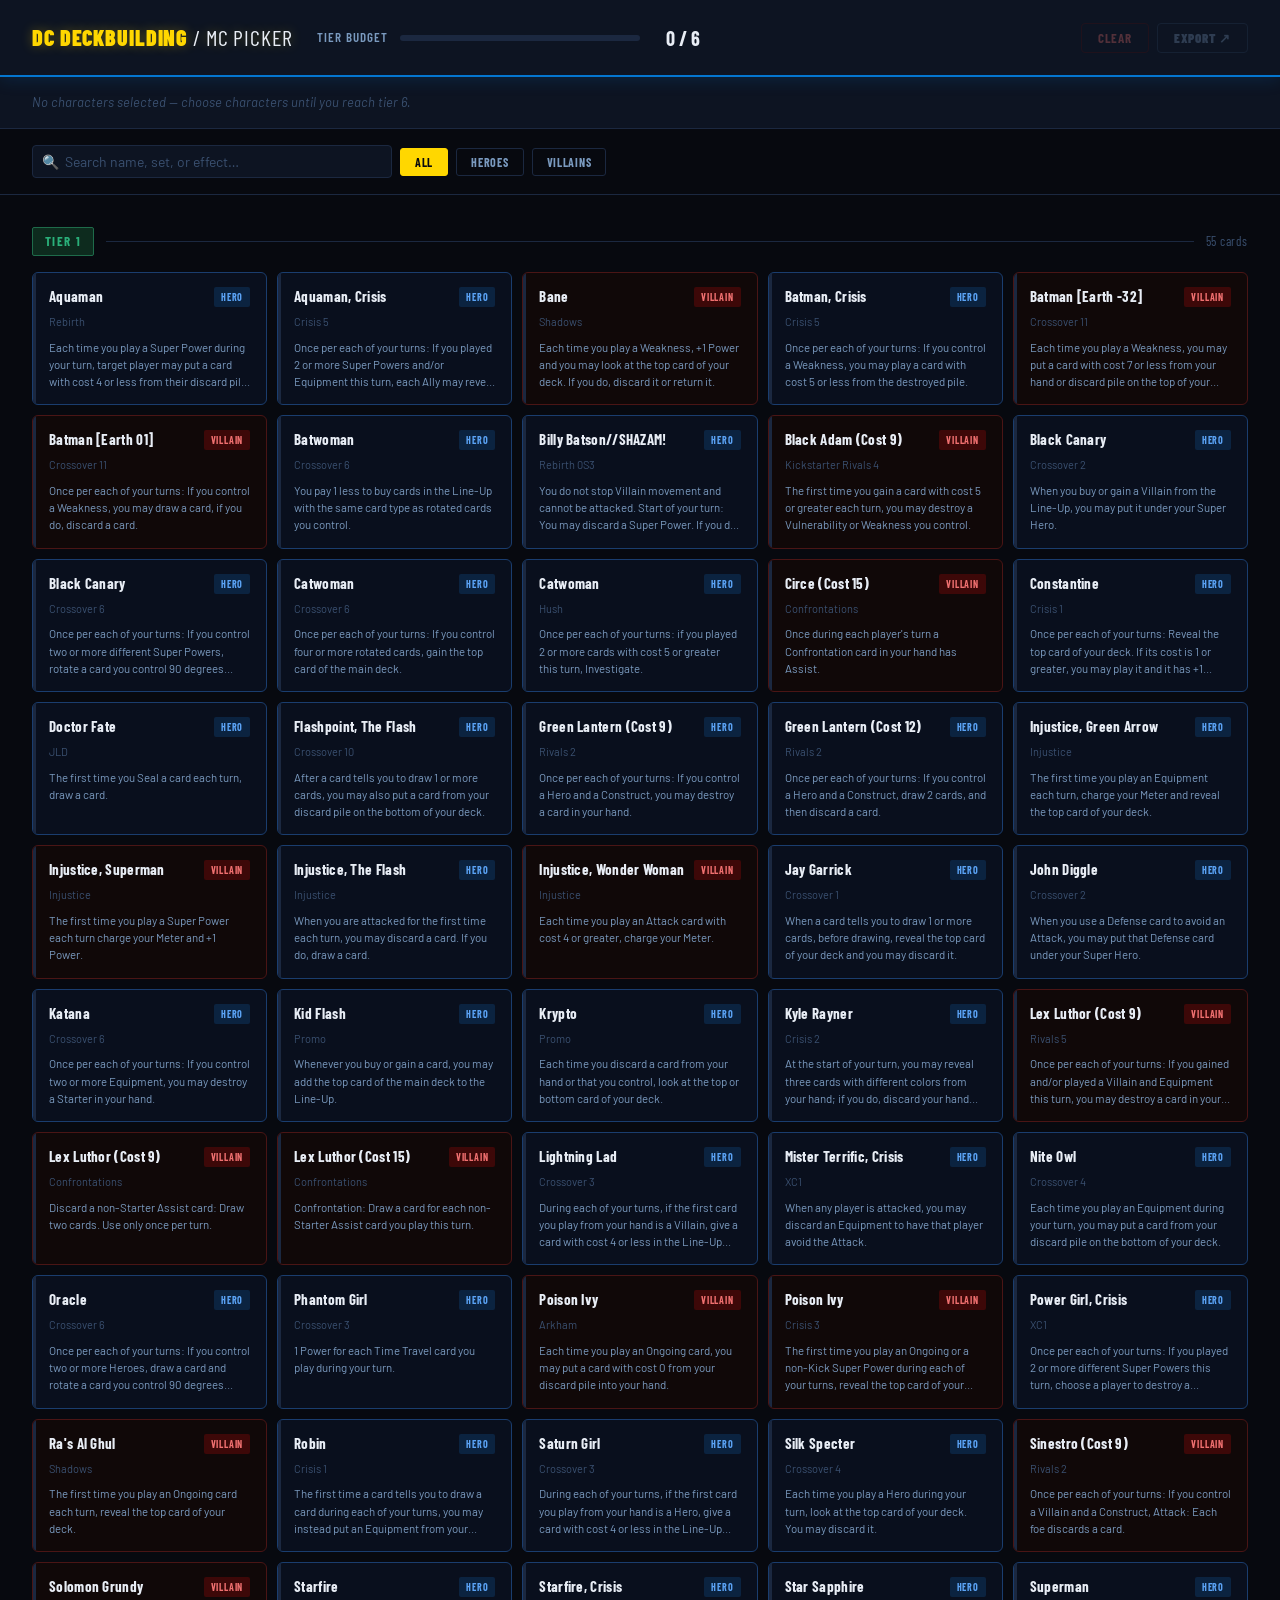
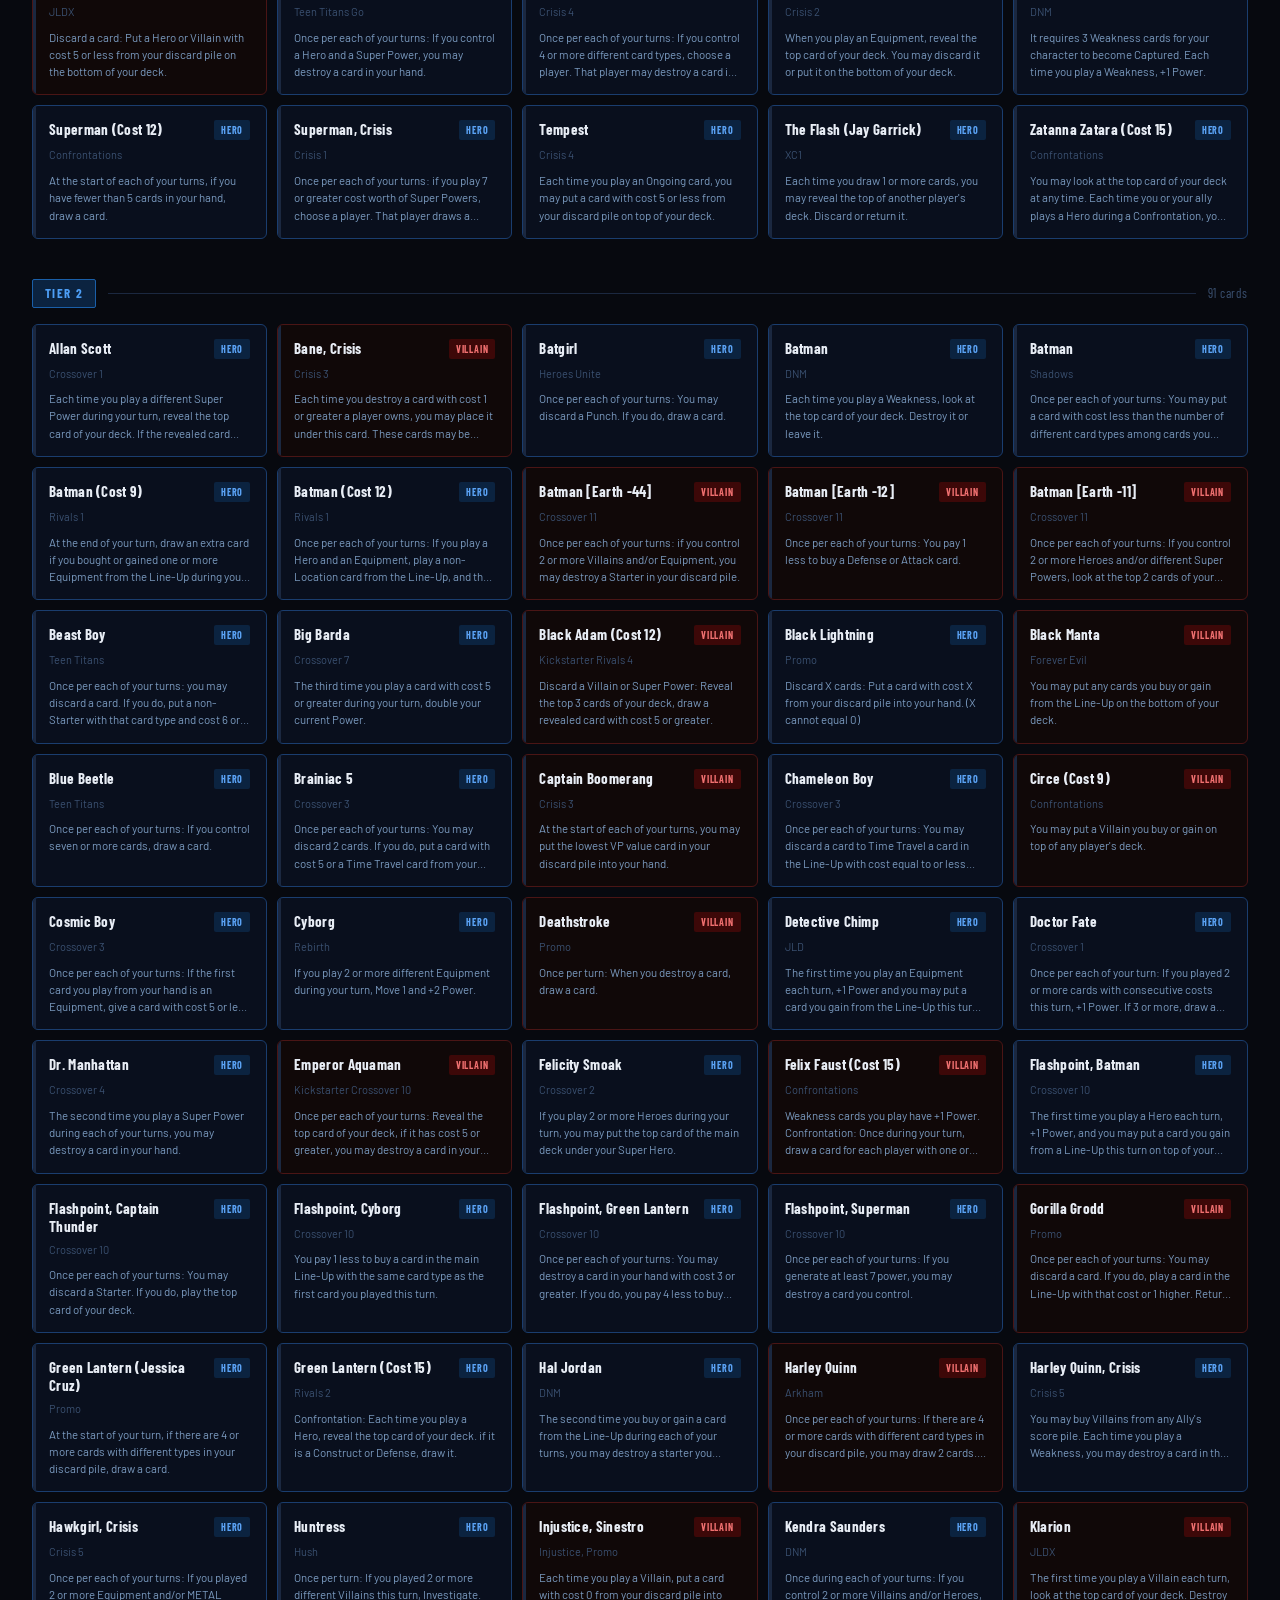
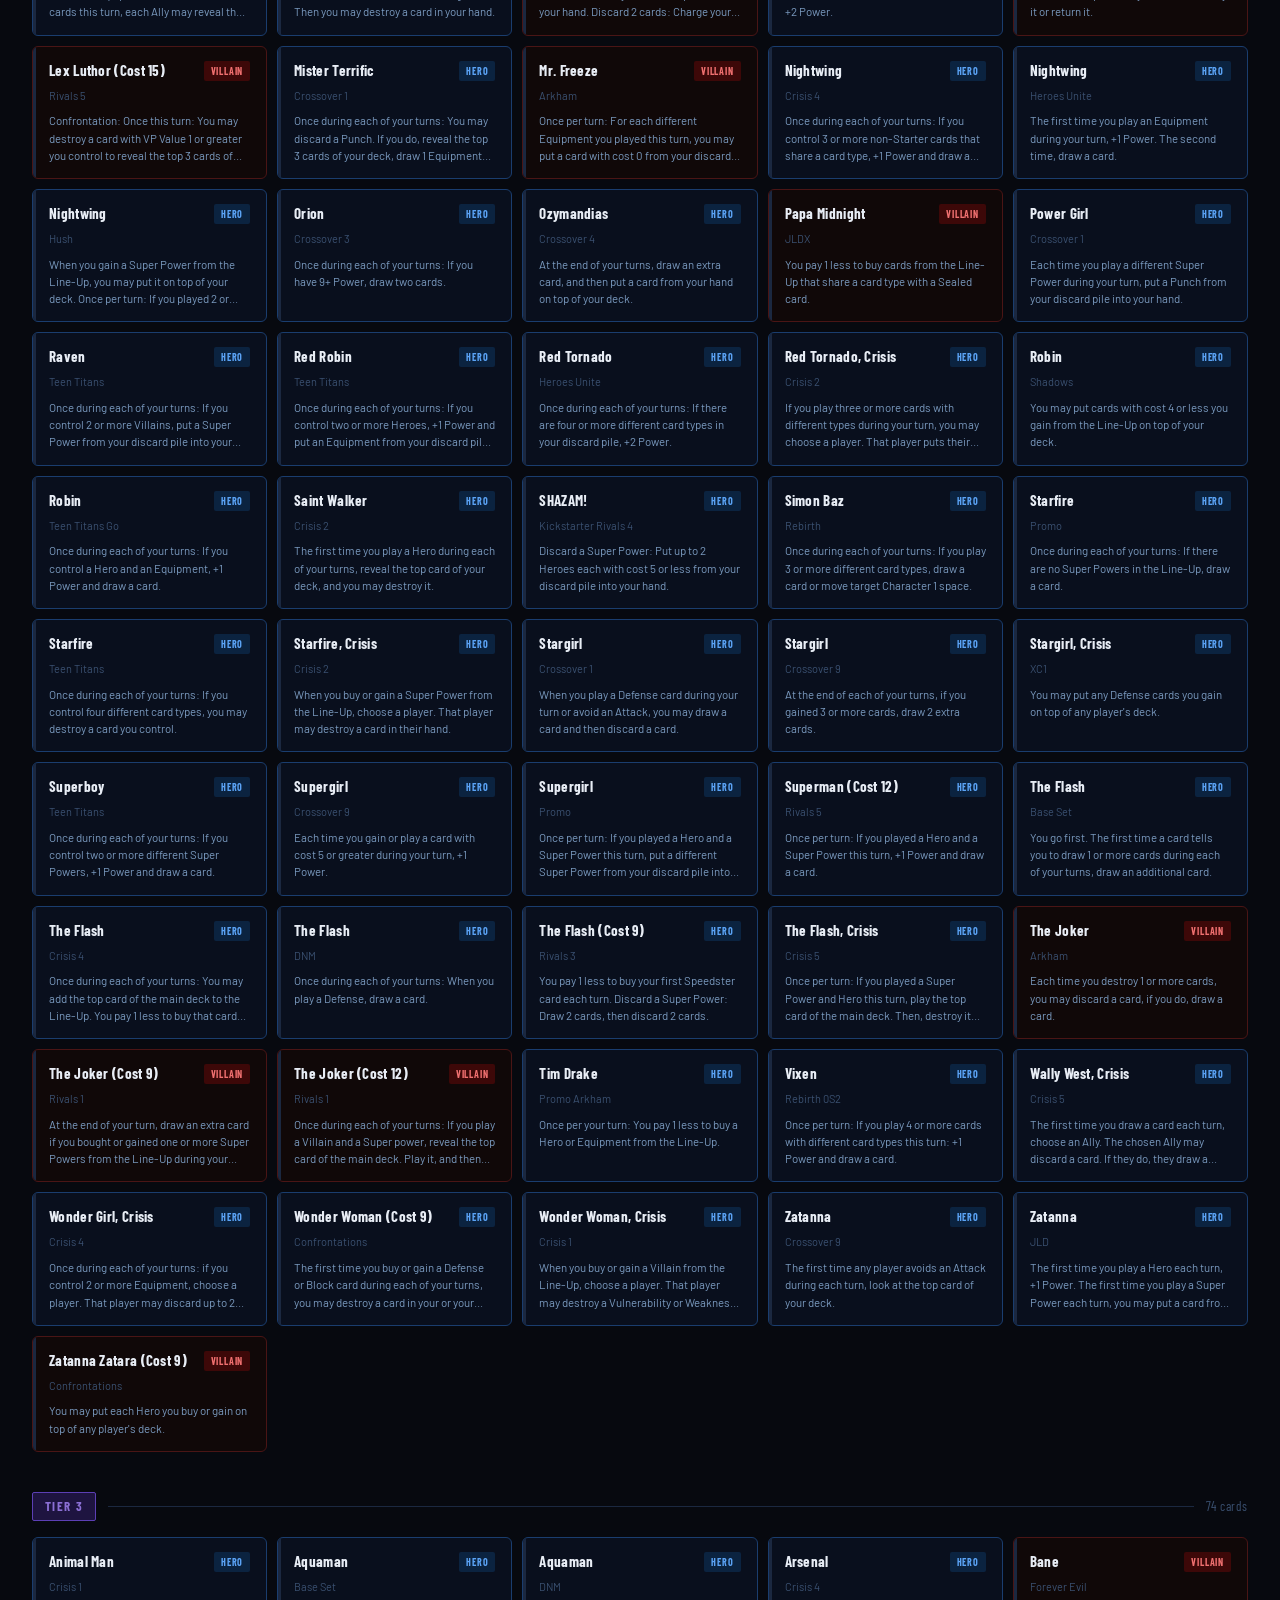
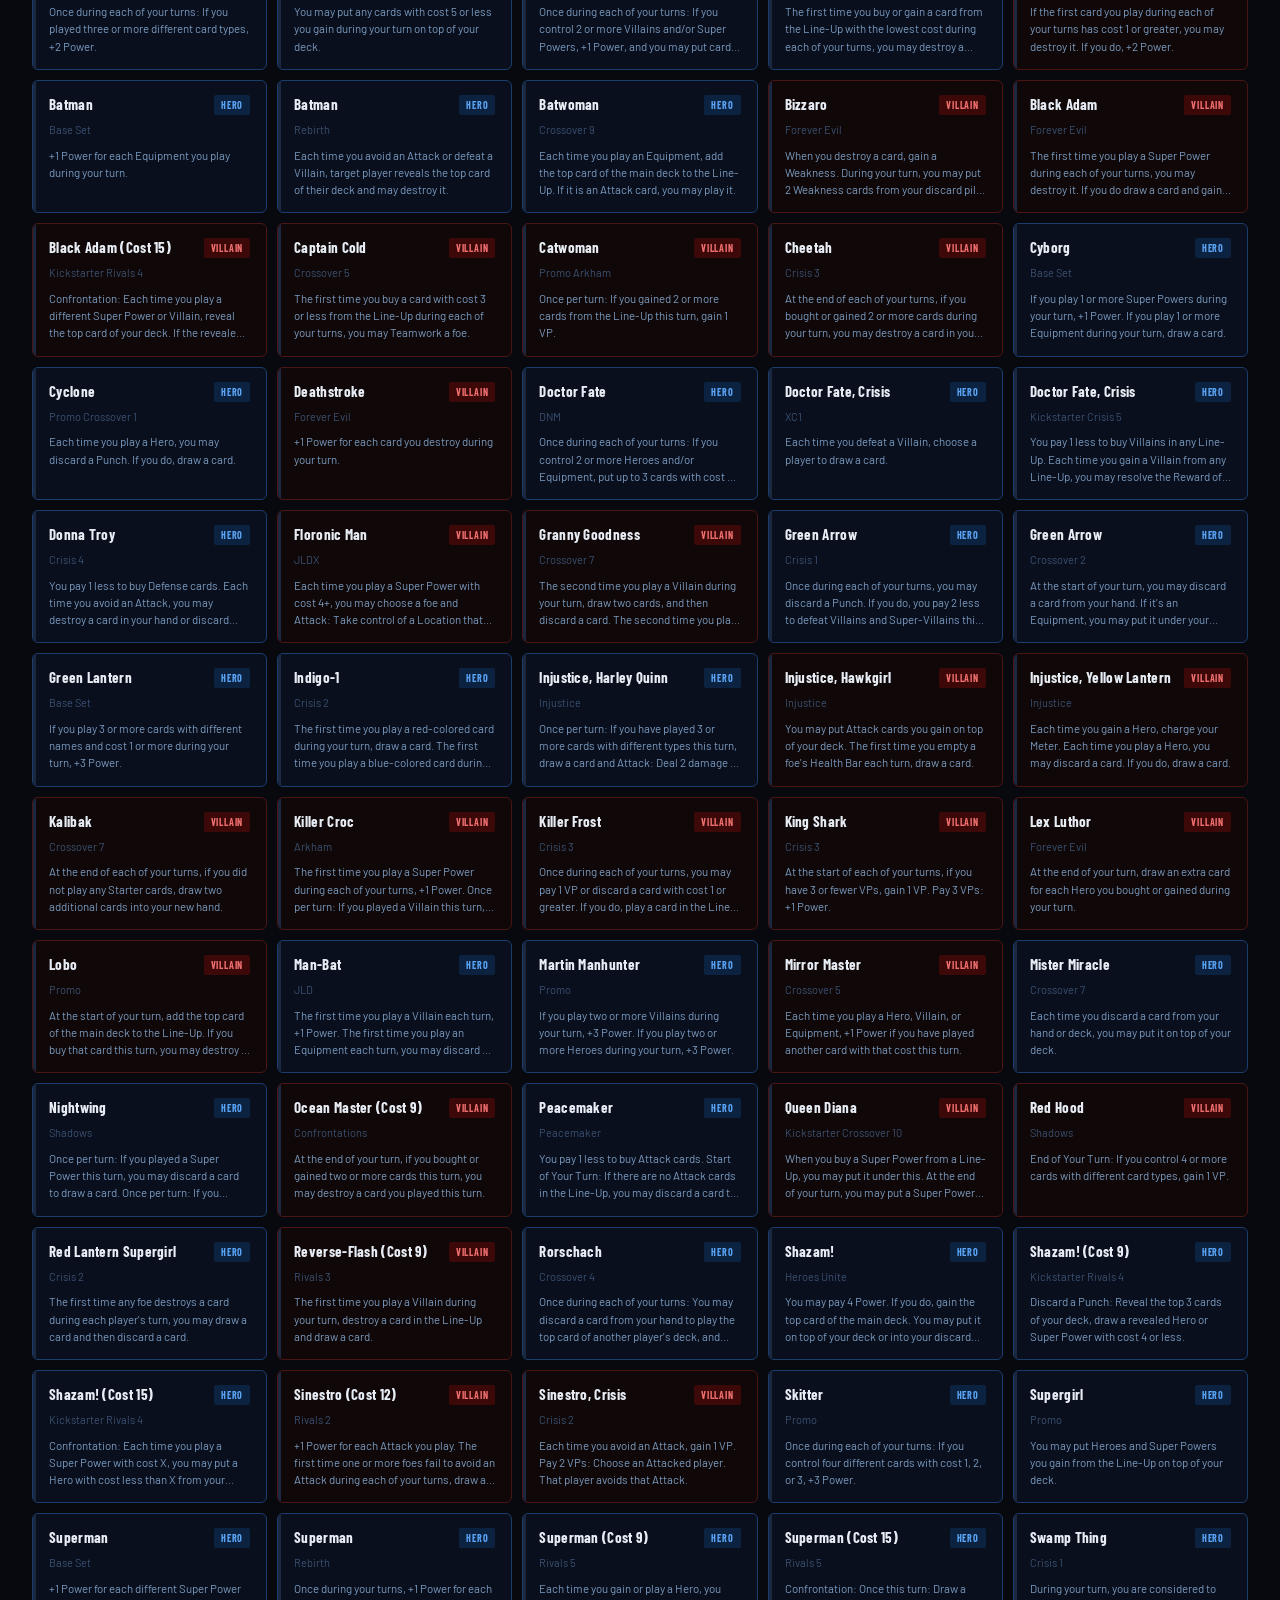
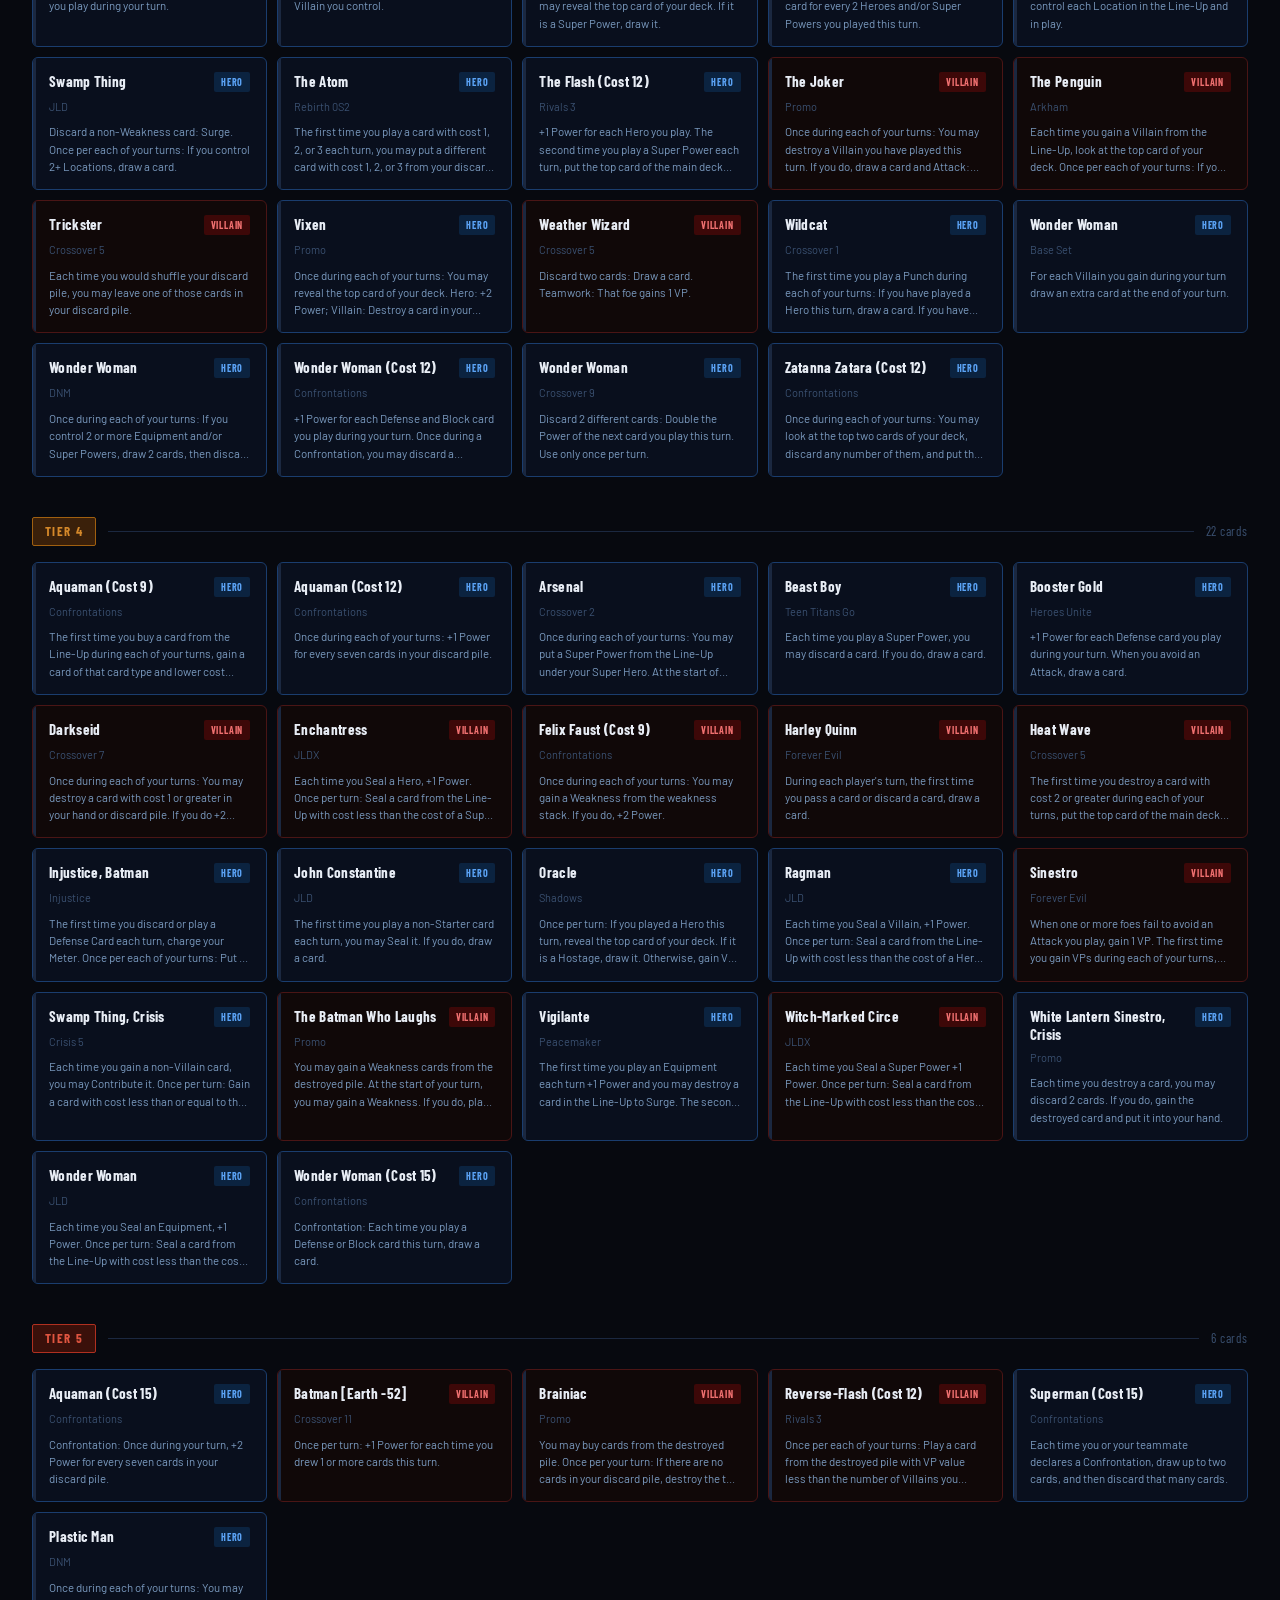
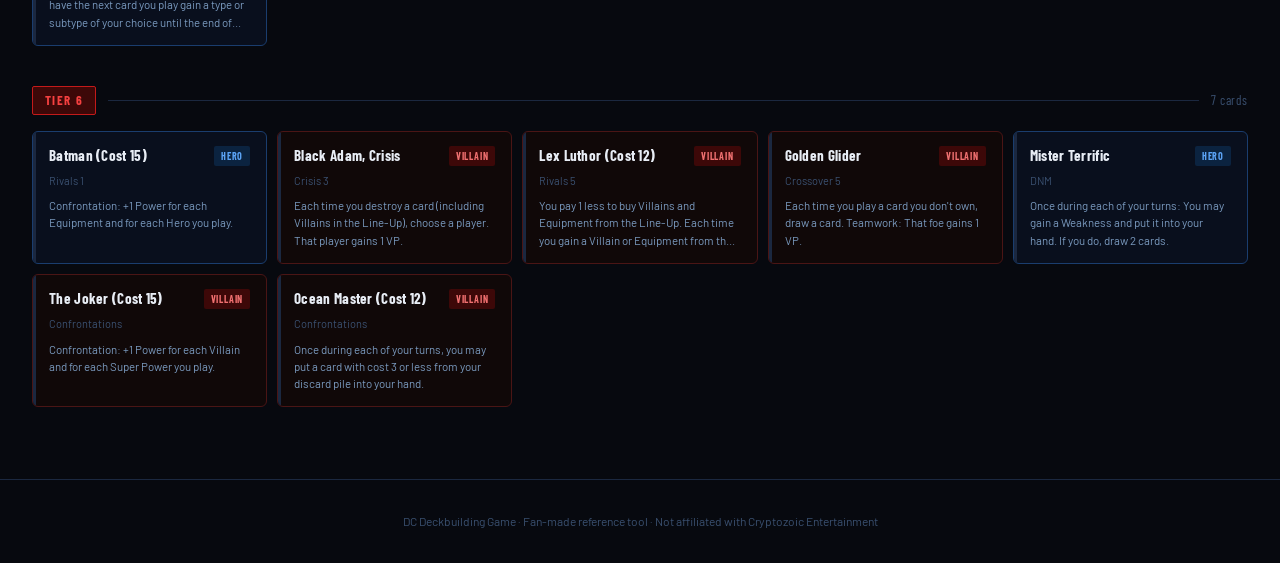
<file: index.html>
<!DOCTYPE html>
<html lang="en">
<head>
<meta charset="UTF-8" />
<meta name="viewport" content="width=device-width, initial-scale=1.0" />
<title>DC Deckbuilding — MC Picker</title>
<link rel="preconnect" href="https://fonts.googleapis.com" />
<link rel="preconnect" href="https://fonts.gstatic.com" crossorigin />
<link href="https://fonts.googleapis.com/css2?family=Barlow+Condensed:wght@400;600;700;900&family=Barlow:wght@400;500;600&display=swap" rel="stylesheet" />
<link rel="stylesheet" href="styles.css" />
</head>
<body>

<!-- HEADER -->
<header>
  <div class="logo">DC Deckbuilding <span>/ MC Picker</span></div>
  <div class="budget-wrap">
    <span class="budget-label">Tier budget</span>
    <div class="budget-track">
      <div class="budget-fill" id="budget-fill"></div>
    </div>
    <span class="budget-num" id="budget-num">0 / 6</span>
  </div>
  <div class="header-actions">
    <button class="btn btn-danger" id="clear-btn" onclick="clearAll()" disabled>Clear</button>
    <button class="btn btn-export" id="export-btn" onclick="toggleExport()" disabled>Export ↗</button>
  </div>
</header>

<!-- SELECTED CHIPS -->
<div class="selected-bar" id="selected-bar">
  <span class="empty-msg">No characters selected — choose characters until you reach tier 6.</span>
</div>

<!-- EXPORT PANEL -->
<div class="export-panel" id="export-panel" style="display:none">
  <div class="export-panel-inner">
    <div class="export-header">
      <span class="export-title">Your selection</span>
      <div class="export-actions">
        <button class="btn" id="copy-btn" onclick="copyText()">Copy to clipboard</button>
        <button class="btn" onclick="downloadText()">Download .txt</button>
        <button class="btn" onclick="toggleExport()">Close</button>
      </div>
    </div>
    <textarea class="export-textarea" id="export-text" readonly></textarea>
  </div>
</div>

<!-- FILTERS -->
<div class="filters">
  <div class="search-wrap">
    <span class="search-icon">&#128269;</span>
    <input class="search-input" id="search" type="text" placeholder="Search name, set, or effect…" oninput="render()" />
  </div>
  <button class="filter-btn active" id="f-all" onclick="setFilter('all')">All</button>
  <button class="filter-btn" id="f-hero" onclick="setFilter('hero')">Heroes</button>
  <button class="filter-btn" id="f-villain" onclick="setFilter('villain')">Villains</button>
</div>

<!-- MAIN -->
<main id="main-content"></main>

<footer>
  DC Deckbuilding Game · Fan-made reference tool · Not affiliated with Cryptozoic Entertainment
</footer>

<script>
const TIER_COLORS = {
  1:{color:'#2ab07a', bg:'#0d2b1e', border:'#1e6b4a'},
  2:{color:'#4d9ef5', bg:'#0b2340', border:'#1a5fa8'},
  3:{color:'#8b6fd4', bg:'#1e1440', border:'#5c3fb5'},
  4:{color:'#d4882a', bg:'#3a200a', border:'#a06010'},
  5:{color:'#e05540', bg:'#3a100a', border:'#b03020'},
  6:{color:'#f54040', bg:'#3d0808', border:'#c41a1a'},
};

const DATA = [
  {tier:1,name:"Aquaman",type:"Super-Hero",set:"Rebirth",effect:"Each time you play a Super Power during your turn, target player may put a card with cost 4 or less from their discard pile on the bottom of their deck."},
  {tier:1,name:"Aquaman, Crisis",type:"Super-Hero",set:"Crisis 5",effect:"Once per each of your turns: If you played 2 or more Super Powers and/or Equipment this turn, each Ally may reveal the top card of their deck."},
  {tier:1,name:"Bane",type:"Super-Villain",set:"Shadows",effect:"Each time you play a Weakness, +1 Power and you may look at the top card of your deck. If you do, discard it or return it."},
  {tier:1,name:"Batman, Crisis",type:"Super-Hero",set:"Crisis 5",effect:"Once per each of your turns: If you control a Weakness, you may play a card with cost 5 or less from the destroyed pile."},
  {tier:1,name:"Batman [Earth -32]",type:"Super-Villain",set:"Crossover 11",effect:"Each time you play a Weakness, you may put a card with cost 7 or less from your hand or discard pile on the top of your deck."},
  {tier:1,name:"Batman [Earth 01]",type:"Super-Villain",set:"Crossover 11",effect:"Once per each of your turns: If you control a Weakness, you may draw a card, if you do, discard a card."},
  {tier:1,name:"Batwoman",type:"Super-Hero",set:"Crossover 6",effect:"You pay 1 less to buy cards in the Line-Up with the same card type as rotated cards you control."},
  {tier:1,name:"Billy Batson//SHAZAM!",type:"Super-Hero",set:"Rebirth 0S3",effect:"You do not stop Villain movement and cannot be attacked. Start of your turn: You may discard a Super Power. If you do, flip this card."},
  {tier:1,name:"Black Adam (Cost 9)",type:"Super-Villain",set:"Kickstarter Rivals 4",effect:"The first time you gain a card with cost 5 or greater each turn, you may destroy a Vulnerability or Weakness you control."},
  {tier:1,name:"Black Canary",type:"Super-Hero",set:"Crossover 2",effect:"When you buy or gain a Villain from the Line-Up, you may put it under your Super Hero."},
  {tier:1,name:"Black Canary",type:"Super-Hero",set:"Crossover 6",effect:"Once per each of your turns: If you control two or more different Super Powers, rotate a card you control 90 degrees clockwise."},
  {tier:1,name:"Catwoman",type:"Super-Hero",set:"Crossover 6",effect:"Once per each of your turns: If you control four or more rotated cards, gain the top card of the main deck."},
  {tier:1,name:"Catwoman",type:"Super-Hero",set:"Hush",effect:"Once per each of your turns: if you played 2 or more cards with cost 5 or greater this turn, Investigate."},
  {tier:1,name:"Circe (Cost 15)",type:"Super-Villain",set:"Confrontations",effect:"Once during each player's turn a Confrontation card in your hand has Assist."},
  {tier:1,name:"Constantine",type:"Super-Hero",set:"Crisis 1",effect:"Once per each of your turns: Reveal the top card of your deck. If its cost is 1 or greater, you may play it and it has +1 power."},
  {tier:1,name:"Doctor Fate",type:"Super-Hero",set:"JLD",effect:"The first time you Seal a card each turn, draw a card."},
  {tier:1,name:"Flashpoint, The Flash",type:"Super-Hero",set:"Crossover 10",effect:"After a card tells you to draw 1 or more cards, you may also put a card from your discard pile on the bottom of your deck."},
  {tier:1,name:"Green Lantern (Cost 9)",type:"Super-Hero",set:"Rivals 2",effect:"Once per each of your turns: If you control a Hero and a Construct, you may destroy a card in your hand."},
  {tier:1,name:"Green Lantern (Cost 12)",type:"Super-Hero",set:"Rivals 2",effect:"Once per each of your turns: If you control a Hero and a Construct, draw 2 cards, and then discard a card."},
  {tier:1,name:"Injustice, Green Arrow",type:"Super-Hero",set:"Injustice",effect:"The first time you play an Equipment each turn, charge your Meter and reveal the top card of your deck."},
  {tier:1,name:"Injustice, Superman",type:"Super-Villain",set:"Injustice",effect:"The first time you play a Super Power each turn charge your Meter and +1 Power."},
  {tier:1,name:"Injustice, The Flash",type:"Super-Hero",set:"Injustice",effect:"When you are attacked for the first time each turn, you may discard a card. If you do, draw a card."},
  {tier:1,name:"Injustice, Wonder Woman",type:"Super-Villain",set:"Injustice",effect:"Each time you play an Attack card with cost 4 or greater, charge your Meter."},
  {tier:1,name:"Jay Garrick",type:"Super-Hero",set:"Crossover 1",effect:"When a card tells you to draw 1 or more cards, before drawing, reveal the top card of your deck and you may discard it."},
  {tier:1,name:"John Diggle",type:"Super-Hero",set:"Crossover 2",effect:"When you use a Defense card to avoid an Attack, you may put that Defense card under your Super Hero."},
  {tier:1,name:"Katana",type:"Super-Hero",set:"Crossover 6",effect:"Once per each of your turns: If you control two or more Equipment, you may destroy a Starter in your hand."},
  {tier:1,name:"Kid Flash",type:"Super-Hero",set:"Promo",effect:"Whenever you buy or gain a card, you may add the top card of the main deck to the Line-Up."},
  {tier:1,name:"Krypto",type:"Super-Hero",set:"Promo",effect:"Each time you discard a card from your hand or that you control, look at the top or bottom card of your deck."},
  {tier:1,name:"Kyle Rayner",type:"Super-Hero",set:"Crisis 2",effect:"At the start of your turn, you may reveal three cards with different colors from your hand; if you do, discard your hand and draw five cards."},
  {tier:1,name:"Lex Luthor (Cost 9)",type:"Super-Villain",set:"Rivals 5",effect:"Once per each of your turns: If you gained and/or played a Villain and Equipment this turn, you may destroy a card in your hand."},
  {tier:1,name:"Lex Luthor (Cost 9)",type:"Super-Villain",set:"Confrontations",effect:"Discard a non-Starter Assist card: Draw two cards. Use only once per turn."},
  {tier:1,name:"Lex Luthor (Cost 15)",type:"Super-Villain",set:"Confrontations",effect:"Confrontation: Draw a card for each non-Starter Assist card you play this turn."},
  {tier:1,name:"Lightning Lad",type:"Super-Hero",set:"Crossover 3",effect:"During each of your turns, if the first card you play from your hand is a Villain, give a card with cost 4 or less in the Line-Up Time Travel this turn."},
  {tier:1,name:"Mister Terrific, Crisis",type:"Super-Hero",set:"XC1",effect:"When any player is attacked, you may discard an Equipment to have that player avoid the Attack."},
  {tier:1,name:"Nite Owl",type:"Super-Hero",set:"Crossover 4",effect:"Each time you play an Equipment during your turn, you may put a card from your discard pile on the bottom of your deck."},
  {tier:1,name:"Oracle",type:"Super-Hero",set:"Crossover 6",effect:"Once per each of your turns: If you control two or more Heroes, draw a card and rotate a card you control 90 degrees clockwise."},
  {tier:1,name:"Phantom Girl",type:"Super-Hero",set:"Crossover 3",effect:"1 Power for each Time Travel card you play during your turn."},
  {tier:1,name:"Poison Ivy",type:"Super-Villain",set:"Arkham",effect:"Each time you play an Ongoing card, you may put a card with cost 0 from your discard pile into your hand."},
  {tier:1,name:"Poison Ivy",type:"Super-Villain",set:"Crisis 3",effect:"The first time you play an Ongoing or a non-Kick Super Power during each of your turns, reveal the top card of your deck."},
  {tier:1,name:"Power Girl, Crisis",type:"Super-Hero",set:"XC1",effect:"Once per each of your turns: If you played 2 or more different Super Powers this turn, choose a player to destroy a Vulnerability or Weakness in their hand."},
  {tier:1,name:"Ra's Al Ghul",type:"Super-Villain",set:"Shadows",effect:"The first time you play an Ongoing card each turn, reveal the top card of your deck."},
  {tier:1,name:"Robin",type:"Super-Hero",set:"Crisis 1",effect:"The first time a card tells you to draw a card during each of your turns, you may instead put an Equipment from your discard pile into your hand."},
  {tier:1,name:"Saturn Girl",type:"Super-Hero",set:"Crossover 3",effect:"During each of your turns, if the first card you play from your hand is a Hero, give a card with cost 4 or less in the Line-Up Time Travel this turn."},
  {tier:1,name:"Silk Specter",type:"Super-Hero",set:"Crossover 4",effect:"Each time you play a Hero during your turn, look at the top card of your deck. You may discard it."},
  {tier:1,name:"Sinestro (Cost 9)",type:"Super-Villain",set:"Rivals 2",effect:"Once per each of your turns: If you control a Villain and a Construct, Attack: Each foe discards a card."},
  {tier:1,name:"Solomon Grundy",type:"Super-Villain",set:"JLDX",effect:"Discard a card: Put a Hero or Villain with cost 5 or less from your discard pile on the bottom of your deck."},
  {tier:1,name:"Starfire",type:"Super-Hero",set:"Teen Titans Go",effect:"Once per each of your turns: If you control a Hero and a Super Power, you may destroy a card in your hand."},
  {tier:1,name:"Starfire, Crisis",type:"Super-Hero",set:"Crisis 4",effect:"Once per each of your turns: If you control 4 or more different card types, choose a player. That player may destroy a card in their hand."},
  {tier:1,name:"Star Sapphire",type:"Super-Hero",set:"Crisis 2",effect:"When you play an Equipment, reveal the top card of your deck. You may discard it or put it on the bottom of your deck."},
  {tier:1,name:"Superman",type:"Super-Hero",set:"DNM",effect:"It requires 3 Weakness cards for your character to become Captured. Each time you play a Weakness, +1 Power."},
  {tier:1,name:"Superman (Cost 12)",type:"Super-Hero",set:"Confrontations",effect:"At the start of each of your turns, if you have fewer than 5 cards in your hand, draw a card."},
  {tier:1,name:"Superman, Crisis",type:"Super-Hero",set:"Crisis 1",effect:"Once per each of your turns: if you play 7 or greater cost worth of Super Powers, choose a player. That player draws a card."},
  {tier:1,name:"Tempest",type:"Super-Hero",set:"Crisis 4",effect:"Each time you play an Ongoing card, you may put a card with cost 5 or less from your discard pile on top of your deck."},
  {tier:1,name:"The Flash (Jay Garrick)",type:"Super-Hero",set:"XC1",effect:"Each time you draw 1 or more cards, you may reveal the top of another player's deck. Discard or return it."},
  {tier:1,name:"Zatanna Zatara (Cost 15)",type:"Super-Hero",set:"Confrontations",effect:"You may look at the top card of your deck at any time. Each time you or your ally plays a Hero during a Confrontation, you may discard the top card of your deck."},
  {tier:2,name:"Allan Scott",type:"Super-Hero",set:"Crossover 1",effect:"Each time you play a different Super Power during your turn, reveal the top card of your deck. If the revealed card costs 0, draw it."},
  {tier:2,name:"Bane, Crisis",type:"Super-Villain",set:"Crisis 3",effect:"Each time you destroy a card with cost 1 or greater a player owns, you may place it under this card. These cards may be used to beat Crisis cards."},
  {tier:2,name:"Batgirl",type:"Super-Hero",set:"Heroes Unite",effect:"Once per each of your turns: You may discard a Punch. If you do, draw a card."},
  {tier:2,name:"Batman",type:"Super-Hero",set:"DNM",effect:"Each time you play a Weakness, look at the top card of your deck. Destroy it or leave it."},
  {tier:2,name:"Batman",type:"Super-Hero",set:"Shadows",effect:"Once per each of your turns: You may put a card with cost less than the number of different card types among cards you control from your discard pile on top of your deck."},
  {tier:2,name:"Batman (Cost 9)",type:"Super-Hero",set:"Rivals 1",effect:"At the end of your turn, draw an extra card if you bought or gained one or more Equipment from the Line-Up during your turn."},
  {tier:2,name:"Batman (Cost 12)",type:"Super-Hero",set:"Rivals 1",effect:"Once per each of your turns: If you play a Hero and an Equipment, play a non-Location card from the Line-Up, and then return it."},
  {tier:2,name:"Batman [Earth -44]",type:"Super-Villain",set:"Crossover 11",effect:"Once per each of your turns: if you control 2 or more Villains and/or Equipment, you may destroy a Starter in your discard pile."},
  {tier:2,name:"Batman [Earth -12]",type:"Super-Villain",set:"Crossover 11",effect:"Once per each of your turns: You pay 1 less to buy a Defense or Attack card."},
  {tier:2,name:"Batman [Earth -11]",type:"Super-Villain",set:"Crossover 11",effect:"Once per each of your turns: If you control 2 or more Heroes and/or different Super Powers, look at the top 2 cards of your deck. Draw one and discard the other."},
  {tier:2,name:"Beast Boy",type:"Super-Hero",set:"Teen Titans",effect:"Once per each of your turns: you may discard a card. If you do, put a non-Starter with that card type and cost 6 or less from your discard pile into your hand."},
  {tier:2,name:"Big Barda",type:"Super-Hero",set:"Crossover 7",effect:"The third time you play a card with cost 5 or greater during your turn, double your current Power."},
  {tier:2,name:"Black Adam (Cost 12)",type:"Super-Villain",set:"Kickstarter Rivals 4",effect:"Discard a Villain or Super Power: Reveal the top 3 cards of your deck, draw a revealed card with cost 5 or greater."},
  {tier:2,name:"Black Lightning",type:"Super-Hero",set:"Promo",effect:"Discard X cards: Put a card with cost X from your discard pile into your hand. (X cannot equal 0)"},
  {tier:2,name:"Black Manta",type:"Super-Villain",set:"Forever Evil",effect:"You may put any cards you buy or gain from the Line-Up on the bottom of your deck."},
  {tier:2,name:"Blue Beetle",type:"Super-Hero",set:"Teen Titans",effect:"Once per each of your turns: If you control seven or more cards, draw a card."},
  {tier:2,name:"Brainiac 5",type:"Super-Hero",set:"Crossover 3",effect:"Once per each of your turns: You may discard 2 cards. If you do, put a card with cost 5 or a Time Travel card from your discard pile into your hand."},
  {tier:2,name:"Captain Boomerang",type:"Super-Villain",set:"Crisis 3",effect:"At the start of each of your turns, you may put the lowest VP value card in your discard pile into your hand."},
  {tier:2,name:"Chameleon Boy",type:"Super-Hero",set:"Crossover 3",effect:"Once per each of your turns: You may discard a card to Time Travel a card in the Line-Up with cost equal to or less than the discarded card."},
  {tier:2,name:"Circe (Cost 9)",type:"Super-Villain",set:"Confrontations",effect:"You may put a Villain you buy or gain on top of any player's deck."},
  {tier:2,name:"Cosmic Boy",type:"Super-Hero",set:"Crossover 3",effect:"Once per each of your turns: If the first card you play from your hand is an Equipment, give a card with cost 5 or less in the Line-Up Time Travel this turn."},
  {tier:2,name:"Cyborg",type:"Super-Hero",set:"Rebirth",effect:"If you play 2 or more different Equipment during your turn, Move 1 and +2 Power."},
  {tier:2,name:"Deathstroke",type:"Super-Villain",set:"Promo",effect:"Once per turn: When you destroy a card, draw a card."},
  {tier:2,name:"Detective Chimp",type:"Super-Hero",set:"JLD",effect:"The first time you play an Equipment each turn, +1 Power and you may put a card you gain from the Line-Up this turn on top of your deck."},
  {tier:2,name:"Doctor Fate",type:"Super-Hero",set:"Crossover 1",effect:"Once per each of your turn: If you played 2 or more cards with consecutive costs this turn, +1 Power. If 3 or more, draw a card."},
  {tier:2,name:"Dr. Manhattan",type:"Super-Hero",set:"Crossover 4",effect:"The second time you play a Super Power during each of your turns, you may destroy a card in your hand."},
  {tier:2,name:"Emperor Aquaman",type:"Super-Villain",set:"Kickstarter Crossover 10",effect:"Once per each of your turns: Reveal the top card of your deck, if it has cost 5 or greater, you may destroy a card in your hand or discard pile."},
  {tier:2,name:"Felicity Smoak",type:"Super-Hero",set:"Crossover 2",effect:"If you play 2 or more Heroes during your turn, you may put the top card of the main deck under your Super Hero."},
  {tier:2,name:"Felix Faust (Cost 15)",type:"Super-Villain",set:"Confrontations",effect:"Weakness cards you play have +1 Power. Confrontation: Once during your turn, draw a card for each player with one or more Weakness cards in their discard pile."},
  {tier:2,name:"Flashpoint, Batman",type:"Super-Hero",set:"Crossover 10",effect:"The first time you play a Hero each turn, +1 Power, and you may put a card you gain from a Line-Up this turn on top of your deck."},
  {tier:2,name:"Flashpoint, Captain Thunder",type:"Super-Hero",set:"Crossover 10",effect:"Once per each of your turns: You may discard a Starter. If you do, play the top card of your deck."},
  {tier:2,name:"Flashpoint, Cyborg",type:"Super-Hero",set:"Crossover 10",effect:"You pay 1 less to buy a card in the main Line-Up with the same card type as the first card you played this turn."},
  {tier:2,name:"Flashpoint, Green Lantern",type:"Super-Hero",set:"Crossover 10",effect:"Once per each of your turns: You may destroy a card in your hand with cost 3 or greater. If you do, you pay 4 less to buy the next card with the same card type."},
  {tier:2,name:"Flashpoint, Superman",type:"Super-Hero",set:"Crossover 10",effect:"Once per each of your turns: If you generate at least 7 power, you may destroy a card you control."},
  {tier:2,name:"Gorilla Grodd",type:"Super-Villain",set:"Promo",effect:"Once per each of your turns: You may discard a card. If you do, play a card in the Line-Up with that cost or 1 higher. Return it at end of turn."},
  {tier:2,name:"Green Lantern (Jessica Cruz)",type:"Super-Hero",set:"Promo",effect:"At the start of your turn, if there are 4 or more cards with different types in your discard pile, draw a card."},
  {tier:2,name:"Green Lantern (Cost 15)",type:"Super-Hero",set:"Rivals 2",effect:"Confrontation: Each time you play a Hero, reveal the top card of your deck. if it is a Construct or Defense, draw it."},
  {tier:2,name:"Hal Jordan",type:"Super-Hero",set:"DNM",effect:"The second time you buy or gain a card from the Line-Up during each of your turns, you may destroy a starter you control."},
  {tier:2,name:"Harley Quinn",type:"Super-Villain",set:"Arkham",effect:"Once per each of your turns: If there are 4 or more cards with different card types in your discard pile, you may draw 2 cards. If you do, discard 2 cards."},
  {tier:2,name:"Harley Quinn, Crisis",type:"Super-Hero",set:"Crisis 5",effect:"You may buy Villains from any Ally's score pile. Each time you play a Weakness, you may destroy a card in the main Line-Up and replace it."},
  {tier:2,name:"Hawkgirl, Crisis",type:"Super-Hero",set:"Crisis 5",effect:"Once per each of your turns: If you played 2 or more Equipment and/or METAL cards this turn, each Ally may reveal the top card of their deck."},
  {tier:2,name:"Huntress",type:"Super-Hero",set:"Hush",effect:"Once per turn: If you played 2 or more different Villains this turn, Investigate. Then you may destroy a card in your hand."},
  {tier:2,name:"Injustice, Sinestro",type:"Super-Villain",set:"Injustice, Promo",effect:"Each time you play a Villain, put a card with cost 0 from your discard pile into your hand. Discard 2 cards: Charge your Meter."},
  {tier:2,name:"Kendra Saunders",type:"Super-Hero",set:"DNM",effect:"Once during each of your turns: If you control 2 or more Villains and/or Heroes, +2 Power."},
  {tier:2,name:"Klarion",type:"Super-Villain",set:"JLDX",effect:"The first time you play a Villain each turn, look at the top card of your deck. Destroy it or return it."},
  {tier:2,name:"Lex Luthor (Cost 15)",type:"Super-Villain",set:"Rivals 5",effect:"Confrontation: Once this turn: You may destroy a card with VP Value 1 or greater you control to reveal the top 3 cards of your deck. Put a revealed Villain and/or Equipment into your hand."},
  {tier:2,name:"Mister Terrific",type:"Super-Hero",set:"Crossover 1",effect:"Once during each of your turns: You may discard a Punch. If you do, reveal the top 3 cards of your deck, draw 1 Equipment revealed this way."},
  {tier:2,name:"Mr. Freeze",type:"Super-Villain",set:"Arkham",effect:"Once per turn: For each different Equipment you played this turn, you may put a card with cost 0 from your discard pile into your hand."},
  {tier:2,name:"Nightwing",type:"Super-Hero",set:"Crisis 4",effect:"Once during each of your turns: If you control 3 or more non-Starter cards that share a card type, +1 Power and draw a card."},
  {tier:2,name:"Nightwing",type:"Super-Hero",set:"Heroes Unite",effect:"The first time you play an Equipment during your turn, +1 Power. The second time, draw a card."},
  {tier:2,name:"Nightwing",type:"Super-Hero",set:"Hush",effect:"When you gain a Super Power from the Line-Up, you may put it on top of your deck. Once per turn: If you played 2 or more different Super Powers this turn, Investigate."},
  {tier:2,name:"Orion",type:"Super-Hero",set:"Crossover 3",effect:"Once during each of your turns: If you have 9+ Power, draw two cards."},
  {tier:2,name:"Ozymandias",type:"Super-Hero",set:"Crossover 4",effect:"At the end of your turns, draw an extra card, and then put a card from your hand on top of your deck."},
  {tier:2,name:"Papa Midnight",type:"Super-Villain",set:"JLDX",effect:"You pay 1 less to buy cards from the Line-Up that share a card type with a Sealed card."},
  {tier:2,name:"Power Girl",type:"Super-Hero",set:"Crossover 1",effect:"Each time you play a different Super Power during your turn, put a Punch from your discard pile into your hand."},
  {tier:2,name:"Raven",type:"Super-Hero",set:"Teen Titans",effect:"Once during each of your turns: If you control 2 or more Villains, put a Super Power from your discard pile into your hand."},
  {tier:2,name:"Red Robin",type:"Super-Hero",set:"Teen Titans",effect:"Once during each of your turns: If you control two or more Heroes, +1 Power and put an Equipment from your discard pile into your hand."},
  {tier:2,name:"Red Tornado",type:"Super-Hero",set:"Heroes Unite",effect:"Once during each of your turns: If there are four or more different card types in your discard pile, +2 Power."},
  {tier:2,name:"Red Tornado, Crisis",type:"Super-Hero",set:"Crisis 2",effect:"If you play three or more cards with different types during your turn, you may choose a player. That player puts their deck into their discard pile."},
  {tier:2,name:"Robin",type:"Super-Hero",set:"Shadows",effect:"You may put cards with cost 4 or less you gain from the Line-Up on top of your deck."},
  {tier:2,name:"Robin",type:"Super-Hero",set:"Teen Titans Go",effect:"Once during each of your turns: If you control a Hero and an Equipment, +1 Power and draw a card."},
  {tier:2,name:"Saint Walker",type:"Super-Hero",set:"Crisis 2",effect:"The first time you play a Hero during each of your turns, reveal the top card of your deck, and you may destroy it."},
  {tier:2,name:"SHAZAM!",type:"Super-Hero",set:"Kickstarter Rivals 4",effect:"Discard a Super Power: Put up to 2 Heroes each with cost 5 or less from your discard pile into your hand."},
  {tier:2,name:"Simon Baz",type:"Super-Hero",set:"Rebirth",effect:"Once during each of your turns: If you play 3 or more different card types, draw a card or move target Character 1 space."},
  {tier:2,name:"Starfire",type:"Super-Hero",set:"Promo",effect:"Once during each of your turns: If there are no Super Powers in the Line-Up, draw a card."},
  {tier:2,name:"Starfire",type:"Super-Hero",set:"Teen Titans",effect:"Once during each of your turns: If you control four different card types, you may destroy a card you control."},
  {tier:2,name:"Starfire, Crisis",type:"Super-Hero",set:"Crisis 2",effect:"When you buy or gain a Super Power from the Line-Up, choose a player. That player may destroy a card in their hand."},
  {tier:2,name:"Stargirl",type:"Super-Hero",set:"Crossover 1",effect:"When you play a Defense card during your turn or avoid an Attack, you may draw a card and then discard a card."},
  {tier:2,name:"Stargirl",type:"Super-Hero",set:"Crossover 9",effect:"At the end of each of your turns, if you gained 3 or more cards, draw 2 extra cards."},
  {tier:2,name:"Stargirl, Crisis",type:"Super-Hero",set:"XC1",effect:"You may put any Defense cards you gain on top of any player's deck."},
  {tier:2,name:"Superboy",type:"Super-Hero",set:"Teen Titans",effect:"Once during each of your turns: If you control two or more different Super Powers, +1 Power and draw a card."},
  {tier:2,name:"Supergirl",type:"Super-Hero",set:"Crossover 9",effect:"Each time you gain or play a card with cost 5 or greater during your turn, +1 Power."},
  {tier:2,name:"Supergirl",type:"Super-Hero",set:"Promo",effect:"Once per turn: If you played a Hero and a Super Power this turn, put a different Super Power from your discard pile into your hand."},
  {tier:2,name:"Superman (Cost 12)",type:"Super-Hero",set:"Rivals 5",effect:"Once per turn: If you played a Hero and a Super Power this turn, +1 Power and draw a card."},
  {tier:2,name:"The Flash",type:"Super-Hero",set:"Base Set",effect:"You go first. The first time a card tells you to draw 1 or more cards during each of your turns, draw an additional card."},
  {tier:2,name:"The Flash",type:"Super-Hero",set:"Crisis 4",effect:"Once during each of your turns: You may add the top card of the main deck to the Line-Up. You pay 1 less to buy that card this turn."},
  {tier:2,name:"The Flash",type:"Super-Hero",set:"DNM",effect:"Once during each of your turns: When you play a Defense, draw a card."},
  {tier:2,name:"The Flash (Cost 9)",type:"Super-Hero",set:"Rivals 3",effect:"You pay 1 less to buy your first Speedster card each turn. Discard a Super Power: Draw 2 cards, then discard 2 cards."},
  {tier:2,name:"The Flash, Crisis",type:"Super-Hero",set:"Crisis 5",effect:"Once per turn: If you played a Super Power and Hero this turn, play the top card of the main deck. Then, destroy it unless you contribute it."},
  {tier:2,name:"The Joker",type:"Super-Villain",set:"Arkham",effect:"Each time you destroy 1 or more cards, you may discard a card, if you do, draw a card."},
  {tier:2,name:"The Joker (Cost 9)",type:"Super-Villain",set:"Rivals 1",effect:"At the end of your turn, draw an extra card if you bought or gained one or more Super Powers from the Line-Up during your turn."},
  {tier:2,name:"The Joker (Cost 12)",type:"Super-Villain",set:"Rivals 1",effect:"Once during each of your turns: If you play a Villain and a Super power, reveal the top card of the main deck. Play it, and then return it."},
  {tier:2,name:"Tim Drake",type:"Super-Hero",set:"Promo Arkham",effect:"Once per your turn: You pay 1 less to buy a Hero or Equipment from the Line-Up."},
  {tier:2,name:"Vixen",type:"Super-Hero",set:"Rebirth 0S2",effect:"Once per turn: If you play 4 or more cards with different card types this turn: +1 Power and draw a card."},
  {tier:2,name:"Wally West, Crisis",type:"Super-Hero",set:"Crisis 5",effect:"The first time you draw a card each turn, choose an Ally. The chosen Ally may discard a card. If they do, they draw a card."},
  {tier:2,name:"Wonder Girl, Crisis",type:"Super-Hero",set:"Crisis 4",effect:"Once during each of your turns: if you control 2 or more Equipment, choose a player. That player may discard up to 2 cards, then draw that many cards."},
  {tier:2,name:"Wonder Woman (Cost 9)",type:"Super-Hero",set:"Confrontations",effect:"The first time you buy or gain a Defense or Block card during each of your turns, you may destroy a card in your or your teammate's discard pile."},
  {tier:2,name:"Wonder Woman, Crisis",type:"Super-Hero",set:"Crisis 1",effect:"When you buy or gain a Villain from the Line-Up, choose a player. That player may destroy a Vulnerability or Weakness in their hand or discard pile."},
  {tier:2,name:"Zatanna",type:"Super-Hero",set:"Crossover 9",effect:"The first time any player avoids an Attack during each turn, look at the top card of your deck."},
  {tier:2,name:"Zatanna",type:"Super-Hero",set:"JLD",effect:"The first time you play a Hero each turn, +1 Power. The first time you play a Super Power each turn, you may put a card from your discard pile on the bottom of your deck."},
  {tier:2,name:"Zatanna Zatara (Cost 9)",type:"Super-Villain",set:"Confrontations",effect:"You may put each Hero you buy or gain on top of any player's deck."},
  {tier:3,name:"Animal Man",type:"Super-Hero",set:"Crisis 1",effect:"Once during each of your turns: If you played three or more different card types, +2 Power."},
  {tier:3,name:"Aquaman",type:"Super-Hero",set:"Base Set",effect:"You may put any cards with cost 5 or less you gain during your turn on top of your deck."},
  {tier:3,name:"Aquaman",type:"Super-Hero",set:"DNM",effect:"Once during each of your turns: If you control 2 or more Villains and/or Super Powers, +1 Power, and you may put cards you gain this turn on top of your deck."},
  {tier:3,name:"Arsenal",type:"Super-Hero",set:"Crisis 4",effect:"The first time you buy or gain a card from the Line-Up with the lowest cost during each of your turns, you may destroy a card in your discard pile."},
  {tier:3,name:"Bane",type:"Super-Villain",set:"Forever Evil",effect:"If the first card you play during each of your turns has cost 1 or greater, you may destroy it. If you do, +2 Power."},
  {tier:3,name:"Batman",type:"Super-Hero",set:"Base Set",effect:"+1 Power for each Equipment you play during your turn."},
  {tier:3,name:"Batman",type:"Super-Hero",set:"Rebirth",effect:"Each time you avoid an Attack or defeat a Villain, target player reveals the top card of their deck and may destroy it."},
  {tier:3,name:"Batwoman",type:"Super-Hero",set:"Crossover 9",effect:"Each time you play an Equipment, add the top card of the main deck to the Line-Up. If it is an Attack card, you may play it."},
  {tier:3,name:"Bizzaro",type:"Super-Villain",set:"Forever Evil",effect:"When you destroy a card, gain a Weakness. During your turn, you may put 2 Weakness cards from your discard pile on top of the Weakness stack. If you do, draw a card."},
  {tier:3,name:"Black Adam",type:"Super-Villain",set:"Forever Evil",effect:"The first time you play a Super Power during each of your turns, you may destroy it. If you do draw a card and gain 1 VP."},
  {tier:3,name:"Black Adam (Cost 15)",type:"Super-Villain",set:"Kickstarter Rivals 4",effect:"Confrontation: Each time you play a different Super Power or Villain, reveal the top card of your deck. If the revealed card's cost is 5 or greater, draw it."},
  {tier:3,name:"Captain Cold",type:"Super-Villain",set:"Crossover 5",effect:"The first time you buy a card with cost 3 or less from the Line-Up during each of your turns, you may Teamwork a foe."},
  {tier:3,name:"Catwoman",type:"Super-Villain",set:"Promo Arkham",effect:"Once per turn: If you gained 2 or more cards from the Line-Up this turn, gain 1 VP."},
  {tier:3,name:"Cheetah",type:"Super-Villain",set:"Crisis 3",effect:"At the end of each of your turns, if you bought or gained 2 or more cards during your turn, you may destroy a card in your discard pile or draw an extra card."},
  {tier:3,name:"Cyborg",type:"Super-Hero",set:"Base Set",effect:"If you play 1 or more Super Powers during your turn, +1 Power. If you play 1 or more Equipment during your turn, draw a card."},
  {tier:3,name:"Cyclone",type:"Super-Hero",set:"Promo Crossover 1",effect:"Each time you play a Hero, you may discard a Punch. If you do, draw a card."},
  {tier:3,name:"Deathstroke",type:"Super-Villain",set:"Forever Evil",effect:"+1 Power for each card you destroy during your turn."},
  {tier:3,name:"Doctor Fate",type:"Super-Hero",set:"DNM",effect:"Once during each of your turns: If you control 2 or more Heroes and/or Equipment, put up to 3 cards with cost 0 from your discard pile into your hand."},
  {tier:3,name:"Doctor Fate, Crisis",type:"Super-Hero",set:"XC1",effect:"Each time you defeat a Villain, choose a player to draw a card."},
  {tier:3,name:"Doctor Fate, Crisis",type:"Super-Hero",set:"Kickstarter Crisis 5",effect:"You pay 1 less to buy Villains in any Line-Up. Each time you gain a Villain from any Line-Up, you may resolve the Reward of a card in an Ally's score pile."},
  {tier:3,name:"Donna Troy",type:"Super-Hero",set:"Crisis 4",effect:"You pay 1 less to buy Defense cards. Each time you avoid an Attack, you may destroy a card in your hand or discard pile."},
  {tier:3,name:"Floronic Man",type:"Super-Villain",set:"JLDX",effect:"Each time you play a Super Power with cost 4+, you may choose a foe and Attack: Take control of a Location that foe controls until the end of the turn."},
  {tier:3,name:"Granny Goodness",type:"Super-Villain",set:"Crossover 7",effect:"The second time you play a Villain during your turn, draw two cards, and then discard a card. The second time you play a Hero during your turn, +3 Power."},
  {tier:3,name:"Green Arrow",type:"Super-Hero",set:"Crisis 1",effect:"Once during each of your turns, you may discard a Punch. If you do, you pay 2 less to defeat Villains and Super-Villains this turn."},
  {tier:3,name:"Green Arrow",type:"Super-Hero",set:"Crossover 2",effect:"At the start of your turn, you may discard a card from your hand. If it's an Equipment, you may put it under your Super Hero."},
  {tier:3,name:"Green Lantern",type:"Super-Hero",set:"Base Set",effect:"If you play 3 or more cards with different names and cost 1 or more during your turn, +3 Power."},
  {tier:3,name:"Indigo-1",type:"Super-Hero",set:"Crisis 2",effect:"The first time you play a red-colored card during your turn, draw a card. The first time you play a blue-colored card during your turn, +1 Power."},
  {tier:3,name:"Injustice, Harley Quinn",type:"Super-Hero",set:"Injustice",effect:"Once per turn: If you have played 3 or more cards with different types this turn, draw a card and Attack: Deal 2 damage to target foe."},
  {tier:3,name:"Injustice, Hawkgirl",type:"Super-Villain",set:"Injustice",effect:"You may put Attack cards you gain on top of your deck. The first time you empty a foe's Health Bar each turn, draw a card."},
  {tier:3,name:"Injustice, Yellow Lantern",type:"Super-Villain",set:"Injustice",effect:"Each time you gain a Hero, charge your Meter. Each time you play a Hero, you may discard a card. If you do, draw a card."},
  {tier:3,name:"Kalibak",type:"Super-Villain",set:"Crossover 7",effect:"At the end of each of your turns, if you did not play any Starter cards, draw two additional cards into your new hand."},
  {tier:3,name:"Killer Croc",type:"Super-Villain",set:"Arkham",effect:"The first time you play a Super Power during each of your turns, +1 Power. Once per turn: If you played a Villain this turn, you may destroy a card in the Line-Up and Surge."},
  {tier:3,name:"Killer Frost",type:"Super-Villain",set:"Crisis 3",effect:"Once during each of your turns, you may pay 1 VP or discard a card with cost 1 or greater. If you do, play a card in the Line-Up with cost 4 or less, then destroy it."},
  {tier:3,name:"King Shark",type:"Super-Villain",set:"Crisis 3",effect:"At the start of each of your turns, if you have 3 or fewer VPs, gain 1 VP. Pay 3 VPs: +1 Power."},
  {tier:3,name:"Lex Luthor",type:"Super-Villain",set:"Forever Evil",effect:"At the end of your turn, draw an extra card for each Hero you bought or gained during your turn."},
  {tier:3,name:"Lobo",type:"Super-Villain",set:"Promo",effect:"At the start of your turn, add the top card of the main deck to the Line-Up. If you buy that card this turn, you may destroy a Vulnerability or Weakness in your hand or discard pile."},
  {tier:3,name:"Man-Bat",type:"Super-Hero",set:"JLD",effect:"The first time you play a Villain each turn, +1 Power. The first time you play an Equipment each turn, you may discard a card. If you do, draw a card."},
  {tier:3,name:"Martin Manhunter",type:"Super-Hero",set:"Promo",effect:"If you play two or more Villains during your turn, +3 Power. If you play two or more Heroes during your turn, +3 Power."},
  {tier:3,name:"Mirror Master",type:"Super-Villain",set:"Crossover 5",effect:"Each time you play a Hero, Villain, or Equipment, +1 Power if you have played another card with that cost this turn."},
  {tier:3,name:"Mister Miracle",type:"Super-Hero",set:"Crossover 7",effect:"Each time you discard a card from your hand or deck, you may put it on top of your deck."},
  {tier:3,name:"Nightwing",type:"Super-Hero",set:"Shadows",effect:"Once per turn: If you played a Super Power this turn, you may discard a card to draw a card. Once per turn: If you played 2 or more Equipment this turn, gain 1 VP."},
  {tier:3,name:"Ocean Master (Cost 9)",type:"Super-Villain",set:"Confrontations",effect:"At the end of your turn, if you bought or gained two or more cards this turn, you may destroy a card you played this turn."},
  {tier:3,name:"Peacemaker",type:"Super-Hero",set:"Peacemaker",effect:"You pay 1 less to buy Attack cards. Start of Your Turn: If there are no Attack cards in the Line-Up, you may discard a card to draw a card."},
  {tier:3,name:"Queen Diana",type:"Super-Villain",set:"Kickstarter Crossover 10",effect:"When you buy a Super Power from a Line-Up, you may put it under this. At the end of your turn, you may put a Super Power under this on top of your deck."},
  {tier:3,name:"Red Hood",type:"Super-Villain",set:"Shadows",effect:"End of Your Turn: If you control 4 or more cards with different card types, gain 1 VP."},
  {tier:3,name:"Red Lantern Supergirl",type:"Super-Hero",set:"Crisis 2",effect:"The first time any foe destroys a card during each player's turn, you may draw a card and then discard a card."},
  {tier:3,name:"Reverse-Flash (Cost 9)",type:"Super-Villain",set:"Rivals 3",effect:"The first time you play a Villain during your turn, destroy a card in the Line-Up and draw a card."},
  {tier:3,name:"Rorschach",type:"Super-Hero",set:"Crossover 4",effect:"Once during each of your turns: You may discard a card from your hand to play the top card of another player's deck, and then return it."},
  {tier:3,name:"Shazam!",type:"Super-Hero",set:"Heroes Unite",effect:"You may pay 4 Power. If you do, gain the top card of the main deck. You may put it on top of your deck or into your discard pile."},
  {tier:3,name:"Shazam! (Cost 9)",type:"Super-Hero",set:"Kickstarter Rivals 4",effect:"Discard a Punch: Reveal the top 3 cards of your deck, draw a revealed Hero or Super Power with cost 4 or less."},
  {tier:3,name:"Shazam! (Cost 15)",type:"Super-Hero",set:"Kickstarter Rivals 4",effect:"Confrontation: Each time you play a Super Power with cost X, you may put a Hero with cost less than X from your discard pile into your hand."},
  {tier:3,name:"Sinestro (Cost 12)",type:"Super-Villain",set:"Rivals 2",effect:"+1 Power for each Attack you play. The first time one or more foes fail to avoid an Attack during each of your turns, draw a card."},
  {tier:3,name:"Sinestro, Crisis",type:"Super-Villain",set:"Crisis 2",effect:"Each time you avoid an Attack, gain 1 VP. Pay 2 VPs: Choose an Attacked player. That player avoids that Attack."},
  {tier:3,name:"Skitter",type:"Super-Hero",set:"Promo",effect:"Once during each of your turns: If you control four different cards with cost 1, 2, or 3, +3 Power."},
  {tier:3,name:"Supergirl",type:"Super-Hero",set:"Promo",effect:"You may put Heroes and Super Powers you gain from the Line-Up on top of your deck."},
  {tier:3,name:"Superman",type:"Super-Hero",set:"Base Set",effect:"+1 Power for each different Super Power you play during your turn."},
  {tier:3,name:"Superman",type:"Super-Hero",set:"Rebirth",effect:"Once during your turns, +1 Power for each Villain you control."},
  {tier:3,name:"Superman (Cost 9)",type:"Super-Hero",set:"Rivals 5",effect:"Each time you gain or play a Hero, you may reveal the top card of your deck. If it is a Super Power, draw it."},
  {tier:3,name:"Superman (Cost 15)",type:"Super-Hero",set:"Rivals 5",effect:"Confrontation: Once this turn: Draw a card for every 2 Heroes and/or Super Powers you played this turn."},
  {tier:3,name:"Swamp Thing",type:"Super-Hero",set:"Crisis 1",effect:"During your turn, you are considered to control each Location in the Line-Up and in play."},
  {tier:3,name:"Swamp Thing",type:"Super-Hero",set:"JLD",effect:"Discard a non-Weakness card: Surge. Once per each of your turns: If you control 2+ Locations, draw a card."},
  {tier:3,name:"The Atom",type:"Super-Hero",set:"Rebirth 0S2",effect:"The first time you play a card with cost 1, 2, or 3 each turn, you may put a different card with cost 1, 2, or 3 from your discard pile into your hand."},
  {tier:3,name:"The Flash (Cost 12)",type:"Super-Hero",set:"Rivals 3",effect:"+1 Power for each Hero you play. The second time you play a Super Power each turn, put the top card of the main deck into the Line-Up."},
  {tier:3,name:"The Joker",type:"Super-Villain",set:"Promo",effect:"Once during each of your turns: You may destroy a Villain you have played this turn. If you do, draw a card and Attack: Each foe gains a Weakness."},
  {tier:3,name:"The Penguin",type:"Super-Villain",set:"Arkham",effect:"Each time you gain a Villain from the Line-Up, look at the top card of your deck. Once per each of your turns: If you have played a Villain this turn, you may discard a card to draw a card."},
  {tier:3,name:"Trickster",type:"Super-Villain",set:"Crossover 5",effect:"Each time you would shuffle your discard pile, you may leave one of those cards in your discard pile."},
  {tier:3,name:"Vixen",type:"Super-Hero",set:"Promo",effect:"Once during each of your turns: You may reveal the top card of your deck. Hero: +2 Power; Villain: Destroy a card in your hand; Equipment: pay 3 less to defeat Nemesis; Super Power: Draw a card."},
  {tier:3,name:"Weather Wizard",type:"Super-Villain",set:"Crossover 5",effect:"Discard two cards: Draw a card. Teamwork: That foe gains 1 VP."},
  {tier:3,name:"Wildcat",type:"Super-Hero",set:"Crossover 1",effect:"The first time you play a Punch during each of your turns: If you have played a Hero this turn, draw a card. If you have played a Villain this turn, draw a card."},
  {tier:3,name:"Wonder Woman",type:"Super-Hero",set:"Base Set",effect:"For each Villain you gain during your turn draw an extra card at the end of your turn."},
  {tier:3,name:"Wonder Woman",type:"Super-Hero",set:"DNM",effect:"Once during each of your turns: If you control 2 or more Equipment and/or Super Powers, draw 2 cards, then discard 2 cards."},
  {tier:3,name:"Wonder Woman (Cost 12)",type:"Super-Hero",set:"Confrontations",effect:"+1 Power for each Defense and Block card you play during your turn. Once during a Confrontation, you may discard a Defense card to add 2 to a Character's cost."},
  {tier:3,name:"Wonder Woman",type:"Super-Hero",set:"Crossover 9",effect:"Discard 2 different cards: Double the Power of the next card you play this turn. Use only once per turn."},
  {tier:3,name:"Zatanna Zatara (Cost 12)",type:"Super-Hero",set:"Confrontations",effect:"Once during each of your turns: You may look at the top two cards of your deck, discard any number of them, and put the rest back on top in any order."},
  {tier:4,name:"Aquaman (Cost 9)",type:"Super-Hero",set:"Confrontations",effect:"The first time you buy a card from the Line-Up during each of your turns, gain a card of that card type and lower cost from the Line-Up."},
  {tier:4,name:"Aquaman (Cost 12)",type:"Super-Hero",set:"Confrontations",effect:"Once during each of your turns: +1 Power for every seven cards in your discard pile."},
  {tier:4,name:"Arsenal",type:"Super-Hero",set:"Crossover 2",effect:"Once during each of your turns: You may put a Super Power from the Line-Up under your Super Hero. At the start of your turn, if there are 4 or more cards under your Super Hero +2 Power."},
  {tier:4,name:"Beast Boy",type:"Super-Hero",set:"Teen Titans Go",effect:"Each time you play a Super Power, you may discard a card. If you do, draw a card."},
  {tier:4,name:"Booster Gold",type:"Super-Hero",set:"Heroes Unite",effect:"+1 Power for each Defense card you play during your turn. When you avoid an Attack, draw a card."},
  {tier:4,name:"Darkseid",type:"Super-Villain",set:"Crossover 7",effect:"Once during each of your turns: You may destroy a card with cost 1 or greater in your hand or discard pile. If you do +2 Power and draw a card."},
  {tier:4,name:"Enchantress",type:"Super-Villain",set:"JLDX",effect:"Each time you Seal a Hero, +1 Power. Once per turn: Seal a card from the Line-Up with cost less than the cost of a Super Power or Equipment you played this turn."},
  {tier:4,name:"Felix Faust (Cost 9)",type:"Super-Villain",set:"Confrontations",effect:"Once during each of your turns: You may gain a Weakness from the weakness stack. If you do, +2 Power."},
  {tier:4,name:"Harley Quinn",type:"Super-Villain",set:"Forever Evil",effect:"During each player's turn, the first time you pass a card or discard a card, draw a card."},
  {tier:4,name:"Heat Wave",type:"Super-Villain",set:"Crossover 5",effect:"The first time you destroy a card with cost 2 or greater during each of your turns, put the top card of the main deck on top of your deck."},
  {tier:4,name:"Injustice, Batman",type:"Super-Hero",set:"Injustice",effect:"The first time you discard or play a Defense Card each turn, charge your Meter. Once per each of your turns: Put a card with cost 4 or less from your discard pile on top of your deck."},
  {tier:4,name:"John Constantine",type:"Super-Hero",set:"JLD",effect:"The first time you play a non-Starter card each turn, you may Seal it. If you do, draw a card."},
  {tier:4,name:"Oracle",type:"Super-Hero",set:"Shadows",effect:"Once per turn: If you played a Hero this turn, reveal the top card of your deck. If it is a Hostage, draw it. Otherwise, gain VP equal to the revealed card's VP value."},
  {tier:4,name:"Ragman",type:"Super-Hero",set:"JLD",effect:"Each time you Seal a Villain, +1 Power. Once per turn: Seal a card from the Line-Up with cost less than the cost of a Hero or Equipment you played this turn."},
  {tier:4,name:"Sinestro",type:"Super-Villain",set:"Forever Evil",effect:"When one or more foes fail to avoid an Attack you play, gain 1 VP. The first time you gain VPs during each of your turns, draw a card."},
  {tier:4,name:"Swamp Thing, Crisis",type:"Super-Hero",set:"Crisis 5",effect:"Each time you gain a non-Villain card, you may Contribute it. Once per turn: Gain a card with cost less than or equal to the number of different card types among cards you control."},
  {tier:4,name:"The Batman Who Laughs",type:"Super-Villain",set:"Promo",effect:"You may gain a Weakness cards from the destroyed pile. At the start of your turn, you may gain a Weakness. If you do, play the top card of the main deck. Then, destroy it."},
  {tier:4,name:"Vigilante",type:"Super-Hero",set:"Peacemaker",effect:"The first time you play an Equipment each turn +1 Power and you may destroy a card in the Line-Up to Surge. The second time you play an Equipment each turn, you may gain a Villain with cost 5 or less."},
  {tier:4,name:"Witch-Marked Circe",type:"Super-Villain",set:"JLDX",effect:"Each time you Seal a Super Power +1 Power. Once per turn: Seal a card from the Line-Up with cost less than the cost of a Hero or Villain you played this turn."},
  {tier:4,name:"White Lantern Sinestro, Crisis",type:"Super-Hero",set:"Promo",effect:"Each time you destroy a card, you may discard 2 cards. If you do, gain the destroyed card and put it into your hand."},
  {tier:4,name:"Wonder Woman",type:"Super-Hero",set:"JLD",effect:"Each time you Seal an Equipment, +1 Power. Once per turn: Seal a card from the Line-Up with cost less than the cost of a Villain or Super Power you played this turn."},
  {tier:4,name:"Wonder Woman (Cost 15)",type:"Super-Hero",set:"Confrontations",effect:"Confrontation: Each time you play a Defense or Block card this turn, draw a card."},
  {tier:5,name:"Aquaman (Cost 15)",type:"Super-Hero",set:"Confrontations",effect:"Confrontation: Once during your turn, +2 Power for every seven cards in your discard pile."},
  {tier:5,name:"Batman [Earth -52]",type:"Super-Villain",set:"Crossover 11",effect:"Once per turn: +1 Power for each time you drew 1 or more cards this turn."},
  {tier:5,name:"Brainiac",type:"Super-Villain",set:"Promo",effect:"You may buy cards from the destroyed pile. Once per your turn: If there are no cards in your discard pile, destroy the top 2 cards of the main deck."},
  {tier:5,name:"Reverse-Flash (Cost 12)",type:"Super-Villain",set:"Rivals 3",effect:"Once per each of your turns: Play a card from the destroyed pile with VP value less than the number of Villains you control. Then, destroy that card."},
  {tier:5,name:"Superman (Cost 15)",type:"Super-Hero",set:"Confrontations",effect:"Each time you or your teammate declares a Confrontation, draw up to two cards, and then discard that many cards."},
  {tier:5,name:"Plastic Man",type:"Super-Hero",set:"DNM",effect:"Once during each of your turns: You may have the next card you play gain a type or subtype of your choice until the end of your turn."},
  {tier:6,name:"Batman (Cost 15)",type:"Super-Hero",set:"Rivals 1",effect:"Confrontation: +1 Power for each Equipment and for each Hero you play."},
  {tier:6,name:"Black Adam, Crisis",type:"Super-Villain",set:"Crisis 3",effect:"Each time you destroy a card (including Villains in the Line-Up), choose a player. That player gains 1 VP."},
  {tier:6,name:"Lex Luthor (Cost 12)",type:"Super-Villain",set:"Rivals 5",effect:"You pay 1 less to buy Villains and Equipment from the Line-Up. Each time you gain a Villain or Equipment from the Line-Up, you may put it on the bottom of your deck."},
  {tier:6,name:"Golden Glider",type:"Super-Villain",set:"Crossover 5",effect:"Each time you play a card you don't own, draw a card. Teamwork: That foe gains 1 VP."},
  {tier:6,name:"Mister Terrific",type:"Super-Hero",set:"DNM",effect:"Once during each of your turns: You may gain a Weakness and put it into your hand. If you do, draw 2 cards."},
  {tier:6,name:"The Joker (Cost 15)",type:"Super-Villain",set:"Confrontations",effect:"Confrontation: +1 Power for each Villain and for each Super Power you play."},
  {tier:6,name:"Ocean Master (Cost 12)",type:"Super-Villain",set:"Confrontations",effect:"Once during each of your turns, you may put a card with cost 3 or less from your discard pile into your hand."},
];

let selected = [];
let typeFilter = 'all';
let exportOpen = false;

function totalUsed() { return selected.reduce((s,c)=>s+c.tier,0); }
function canAdd(c) { return totalUsed()+c.tier<=6; }
function isSelected(c) { return selected.some(s=>s.name===c.name&&s.set===c.set&&s.tier===c.tier); }

function toggleCard(card) {
  const idx = selected.findIndex(s=>s.name===card.name&&s.set===card.set&&s.tier===card.tier);
  if (idx>=0) selected.splice(idx,1);
  else if (canAdd(card)) selected.push(card);
  render();
}

function clearAll() { selected=[]; exportOpen=false; document.getElementById('export-panel').style.display='none'; render(); }
function setFilter(f) { typeFilter=f; render(); }

function buildExportText() {
  const line = (n) => '='.repeat(n);
  const dash = (n) => '-'.repeat(n);
  const rows = [];
  rows.push('DC DECKBUILDING GAME — MAIN CHARACTER SELECTION');
  rows.push(line(50));
  rows.push('');
  rows.push(`Budget used : ${totalUsed()} / 6`);
  rows.push(`Characters  : ${selected.length}`);
  rows.push('');
  rows.push(dash(50));
  selected.forEach((c,i) => {
    rows.push('');
    rows.push(`${i+1}. ${c.name}  [Tier ${c.tier}]`);
    rows.push(`   Type   : ${c.type}`);
    rows.push(`   Set    : ${c.set}`);
    rows.push(`   Effect : ${c.effect}`);
  });
  rows.push('');
  rows.push(dash(50));
  rows.push(`Generated: ${new Date().toLocaleDateString('en-US',{weekday:'long',year:'numeric',month:'long',day:'numeric'})}`);
  return rows.join('\n');
}

function toggleExport() {
  if (!selected.length) return;
  exportOpen = !exportOpen;
  const panel = document.getElementById('export-panel');
  if (exportOpen) {
    document.getElementById('export-text').value = buildExportText();
    panel.style.display = 'block';
    panel.scrollIntoView({behavior:'smooth', block:'nearest'});
  } else {
    panel.style.display = 'none';
  }
  resetCopyBtn();
}

function resetCopyBtn() {
  const b = document.getElementById('copy-btn');
  if (b) { b.textContent='Copy to clipboard'; b.classList.remove('btn-copy-success'); }
}

function copyText() {
  navigator.clipboard.writeText(document.getElementById('export-text').value).then(()=>{
    const b = document.getElementById('copy-btn');
    b.textContent='Copied!'; b.classList.add('btn-copy-success');
    setTimeout(resetCopyBtn, 2000);
  });
}

function downloadText() {
  const text = document.getElementById('export-text').value;
  const a = document.createElement('a');
  a.href = URL.createObjectURL(new Blob([text],{type:'text/plain'}));
  a.download = 'dc_deckbuilding_selection.txt';
  a.click();
}

function render() {
  const used = totalUsed();
  const pct = Math.round((used/6)*100);
  const fill = document.getElementById('budget-fill');
  const num = document.getElementById('budget-num');
  const fillColor = used===6?'#c41a1a':used>=4?'#a06010':'#1e6b4a';
  fill.style.width = pct+'%';
  fill.style.background = fillColor;
  num.textContent = `${used} / 6`;
  num.style.color = used===6?'#f54040':'#e8edf5';

  document.getElementById('clear-btn').disabled = selected.length===0;
  document.getElementById('export-btn').disabled = selected.length===0;

  // chips
  const bar = document.getElementById('selected-bar');
  if (!selected.length) {
    bar.innerHTML = '<span class="empty-msg">No characters selected — choose characters until you reach tier 6.</span>';
  } else {
    bar.innerHTML = selected.map((c,i)=>{
      const col = TIER_COLORS[c.tier];
      return `<div class="chip" style="background:${col.bg};color:${col.color};border-color:${col.border}" onclick="toggleCard(selected_ref[${i}])">
        ${c.name} <span style="font-size:10px;opacity:0.6">(T${c.tier})</span><span class="chip-remove">✕</span>
      </div>`;
    }).join('');
    // expose a ref array for onclick
    window.selected_ref = selected;
  }

  // filters
  ['f-all','f-hero','f-villain'].forEach(id=>document.getElementById(id).classList.remove('active'));
  document.getElementById(typeFilter==='hero'?'f-hero':typeFilter==='villain'?'f-villain':'f-all').classList.add('active');

  // update export live if open
  if (exportOpen && selected.length) document.getElementById('export-text').value = buildExportText();

  const q = document.getElementById('search').value.toLowerCase();
  const main = document.getElementById('main-content');
  main.innerHTML = '';

  [1,2,3,4,5,6].forEach(tier=>{
    let cards = DATA.filter(c=>c.tier===tier);
    if (typeFilter==='hero') cards=cards.filter(c=>c.type==='Super-Hero');
    if (typeFilter==='villain') cards=cards.filter(c=>c.type==='Super-Villain');
    if (q) cards=cards.filter(c=>c.name.toLowerCase().includes(q)||c.set.toLowerCase().includes(q)||c.effect.toLowerCase().includes(q));
    if (!cards.length) return;

    const col = TIER_COLORS[tier];
    const sec = document.createElement('div');
    sec.className='tier-section';

    const hdg = document.createElement('div');
    hdg.className='tier-heading';
    hdg.innerHTML=`
      <span class="tier-pill" style="color:${col.color};border-color:${col.border};background:${col.bg}">Tier ${tier}</span>
      <div class="tier-rule"></div>
      <span class="tier-count">${cards.length} card${cards.length!==1?'s':''}</span>`;
    sec.appendChild(hdg);

    const grid = document.createElement('div');
    grid.className='card-grid';

    cards.forEach(card=>{
      const sel = isSelected(card);
      const dis = !sel && !canAdd(card);
      const typeStyle = card.type==='Super-Hero'
        ? 'background:#0b2340;color:#5ba3f5'
        : 'background:#3d0808;color:#f07070';

      const typeClass = card.type==='Super-Hero' ? ' hero-card' : ' villain-card';
      const div = document.createElement('div');
      div.className='mc-card'+typeClass+(sel?' selected':'')+(dis?' disabled':'');
      if (sel) {
        div.style.setProperty('--selected-color', col.color);
        div.style.setProperty('--selected-bg', col.bg);
      }
      div.innerHTML=`
        <div class="selected-check">✓</div>
        <div class="card-top">
          <div class="mc-name">${card.name}</div>
          <span class="mc-type-badge" style="${typeStyle}">${card.type==='Super-Hero'?'Hero':'Villain'}</span>
        </div>
        <div class="mc-set">${card.set}</div>
        <div class="mc-effect">${card.effect}</div>`;
      if (!dis) div.onclick=()=>toggleCard(card);
      grid.appendChild(div);
    });

    sec.appendChild(grid);
    main.appendChild(sec);
  });
}

render();
</script>
</body>
</html>
</file>
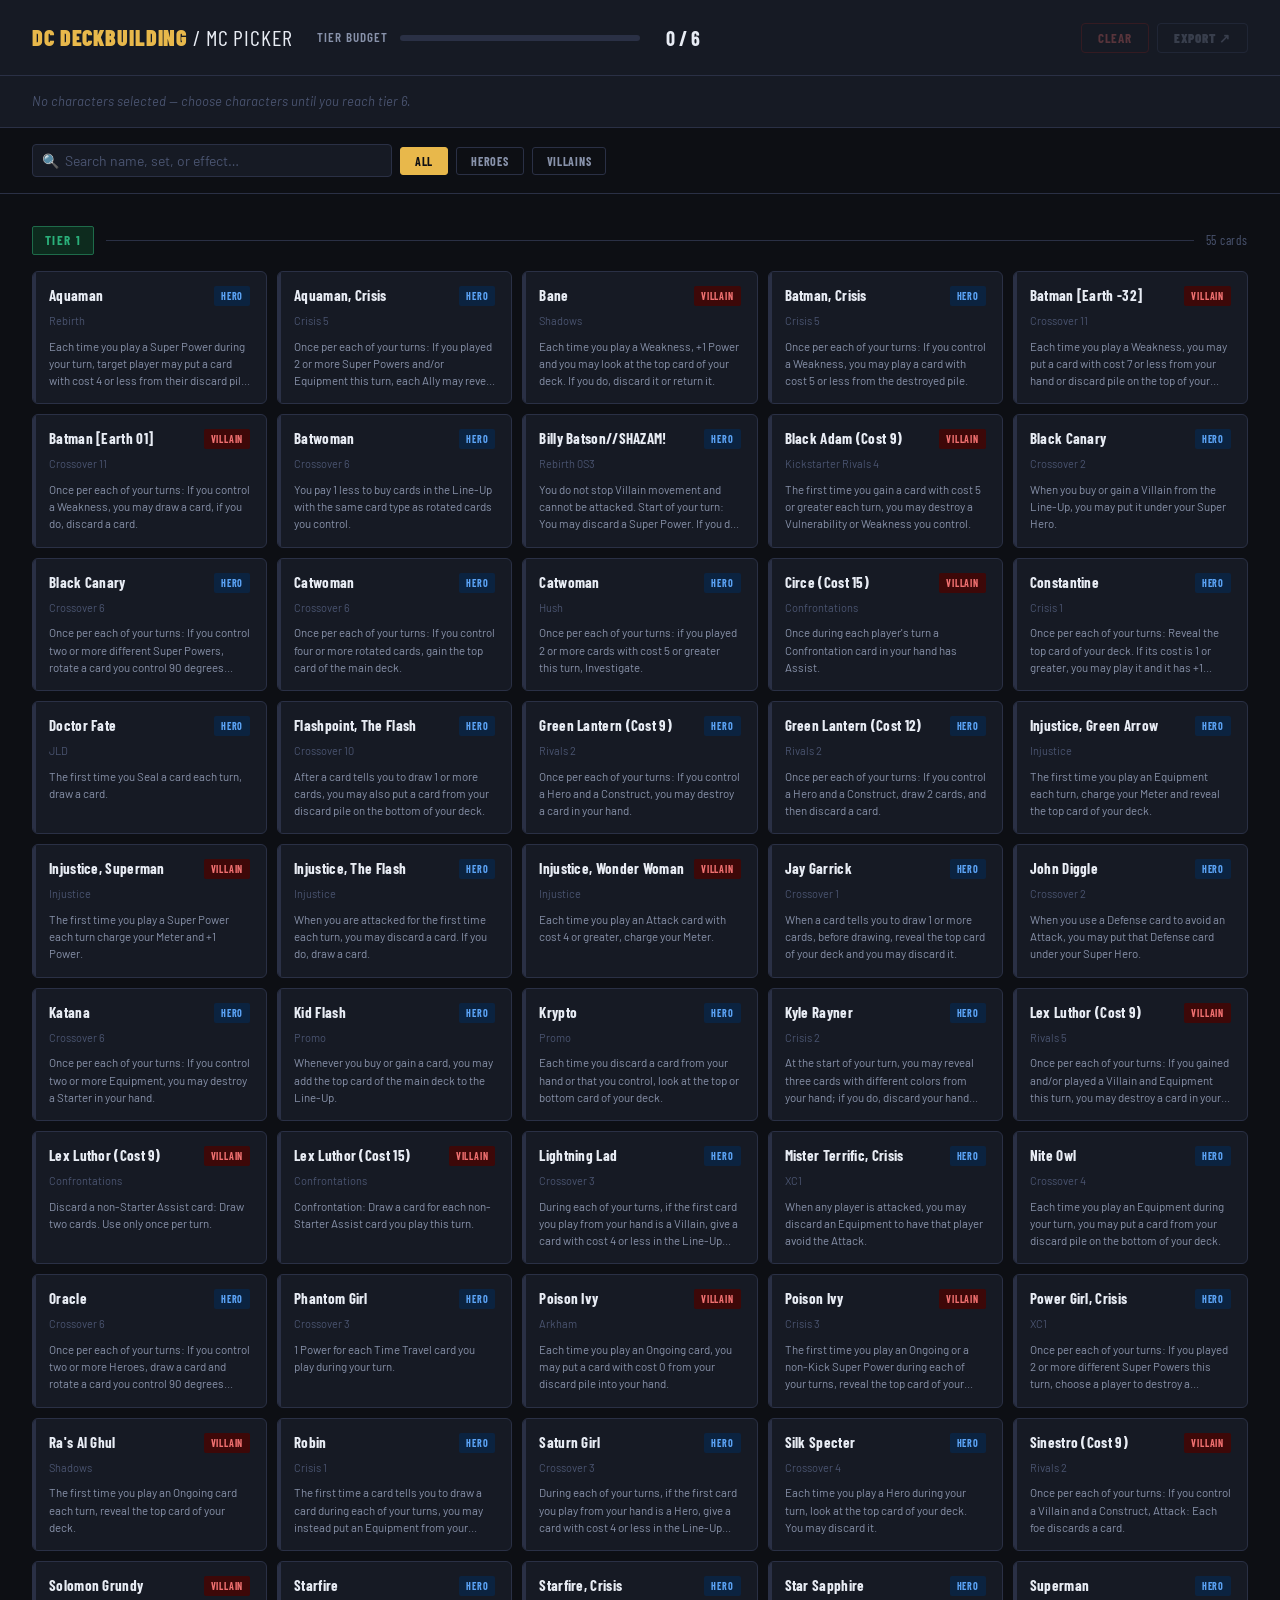
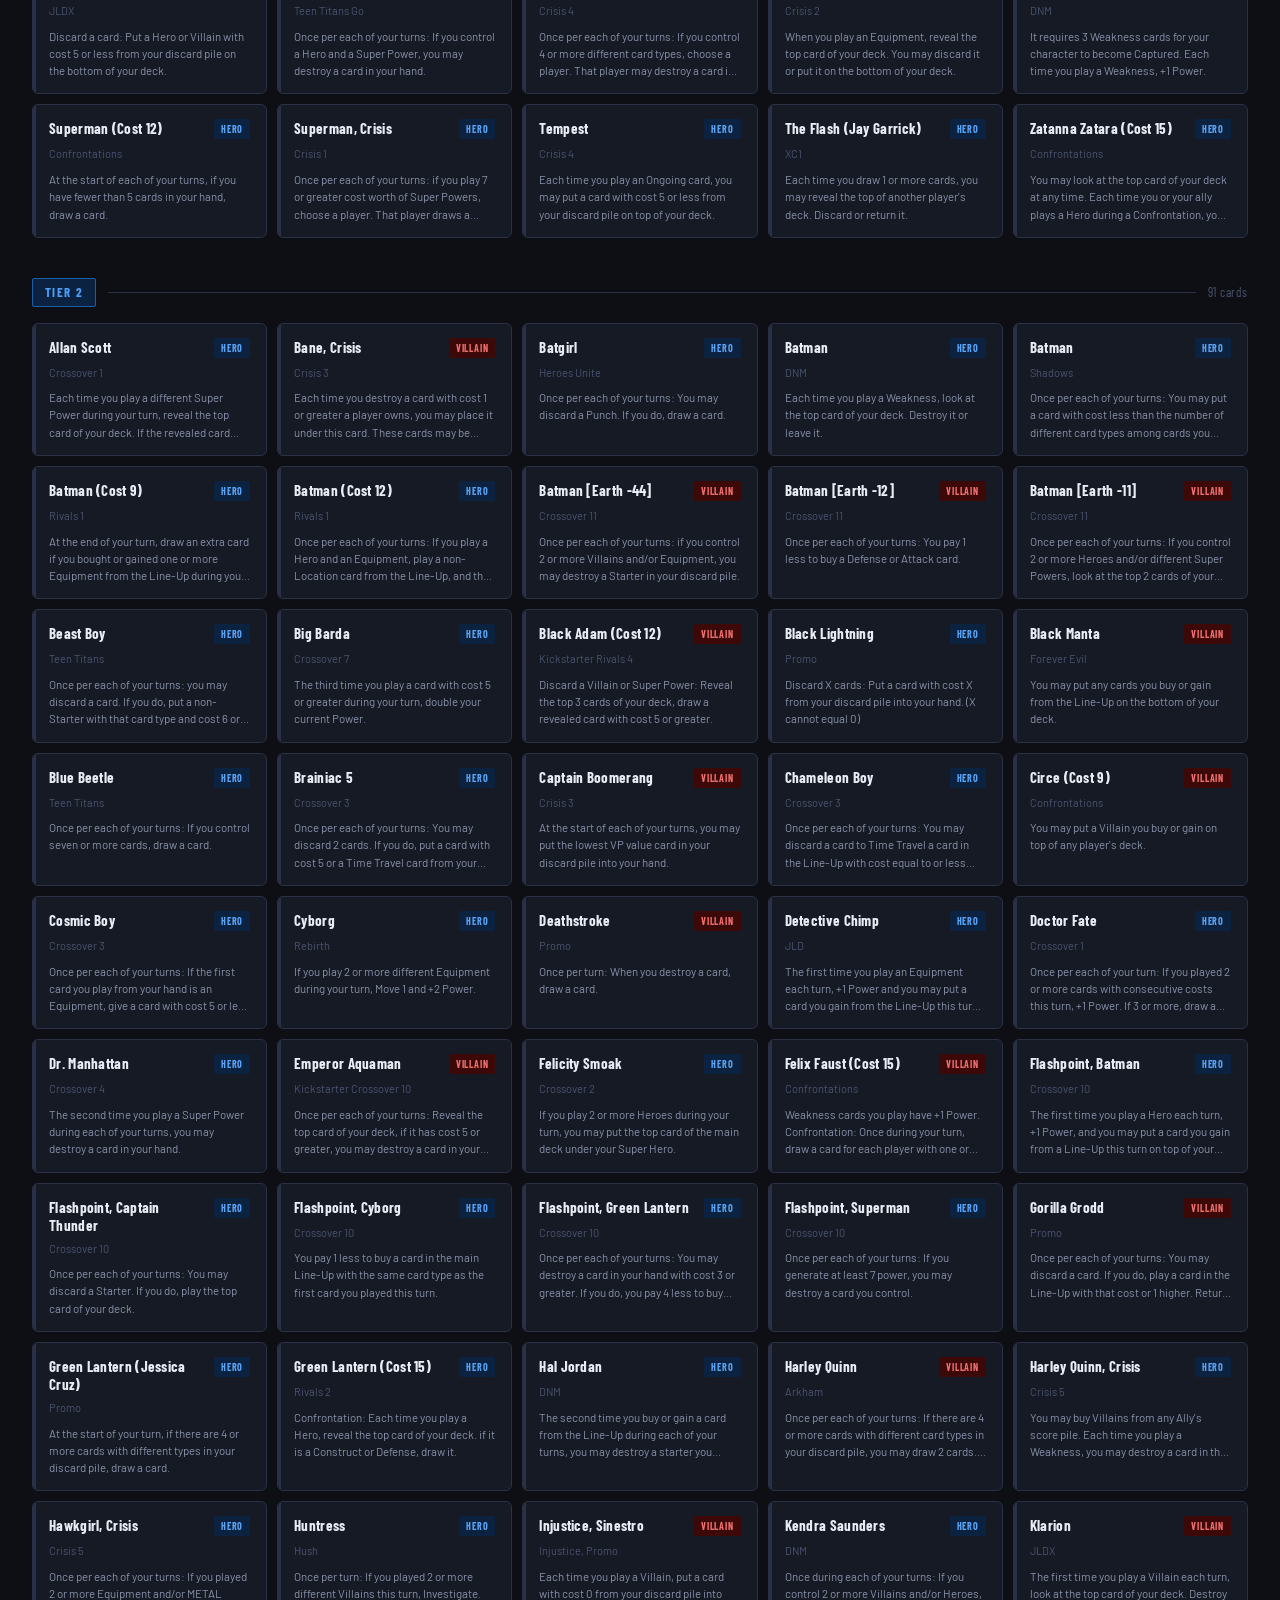
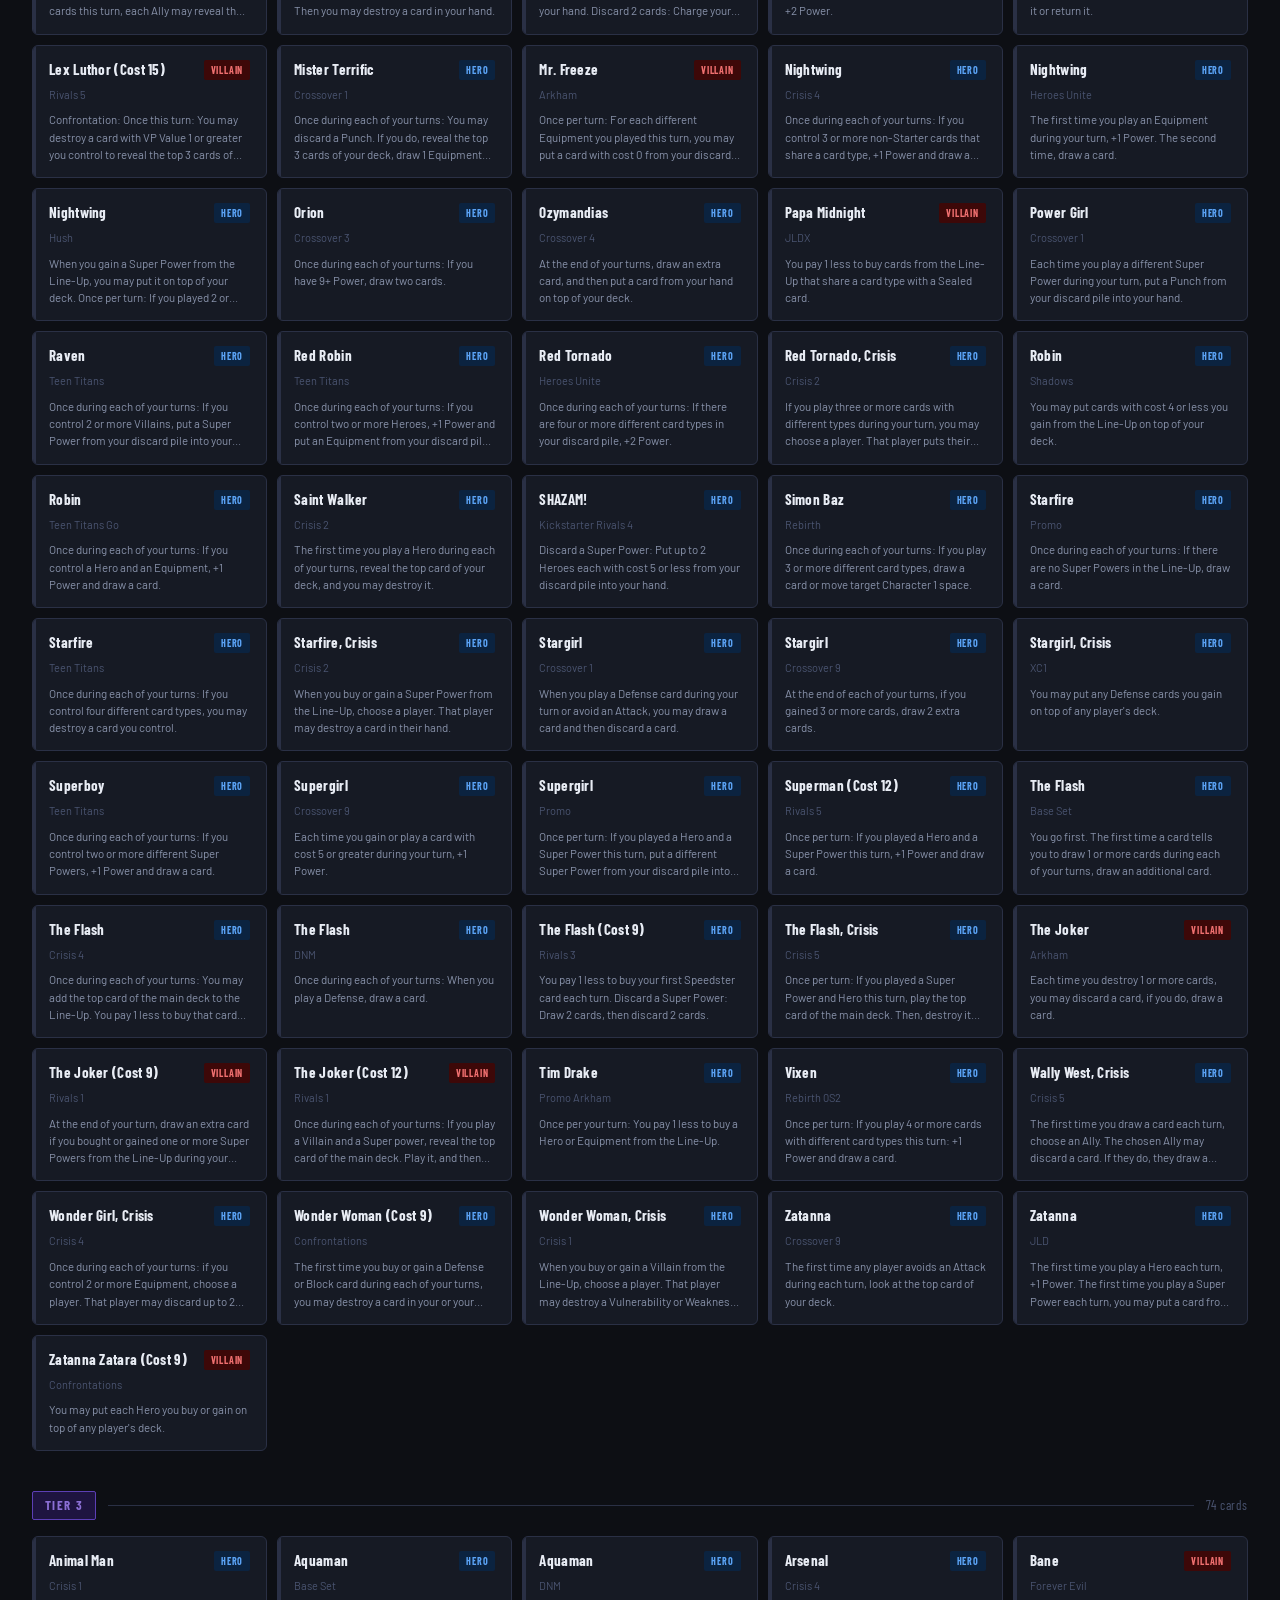
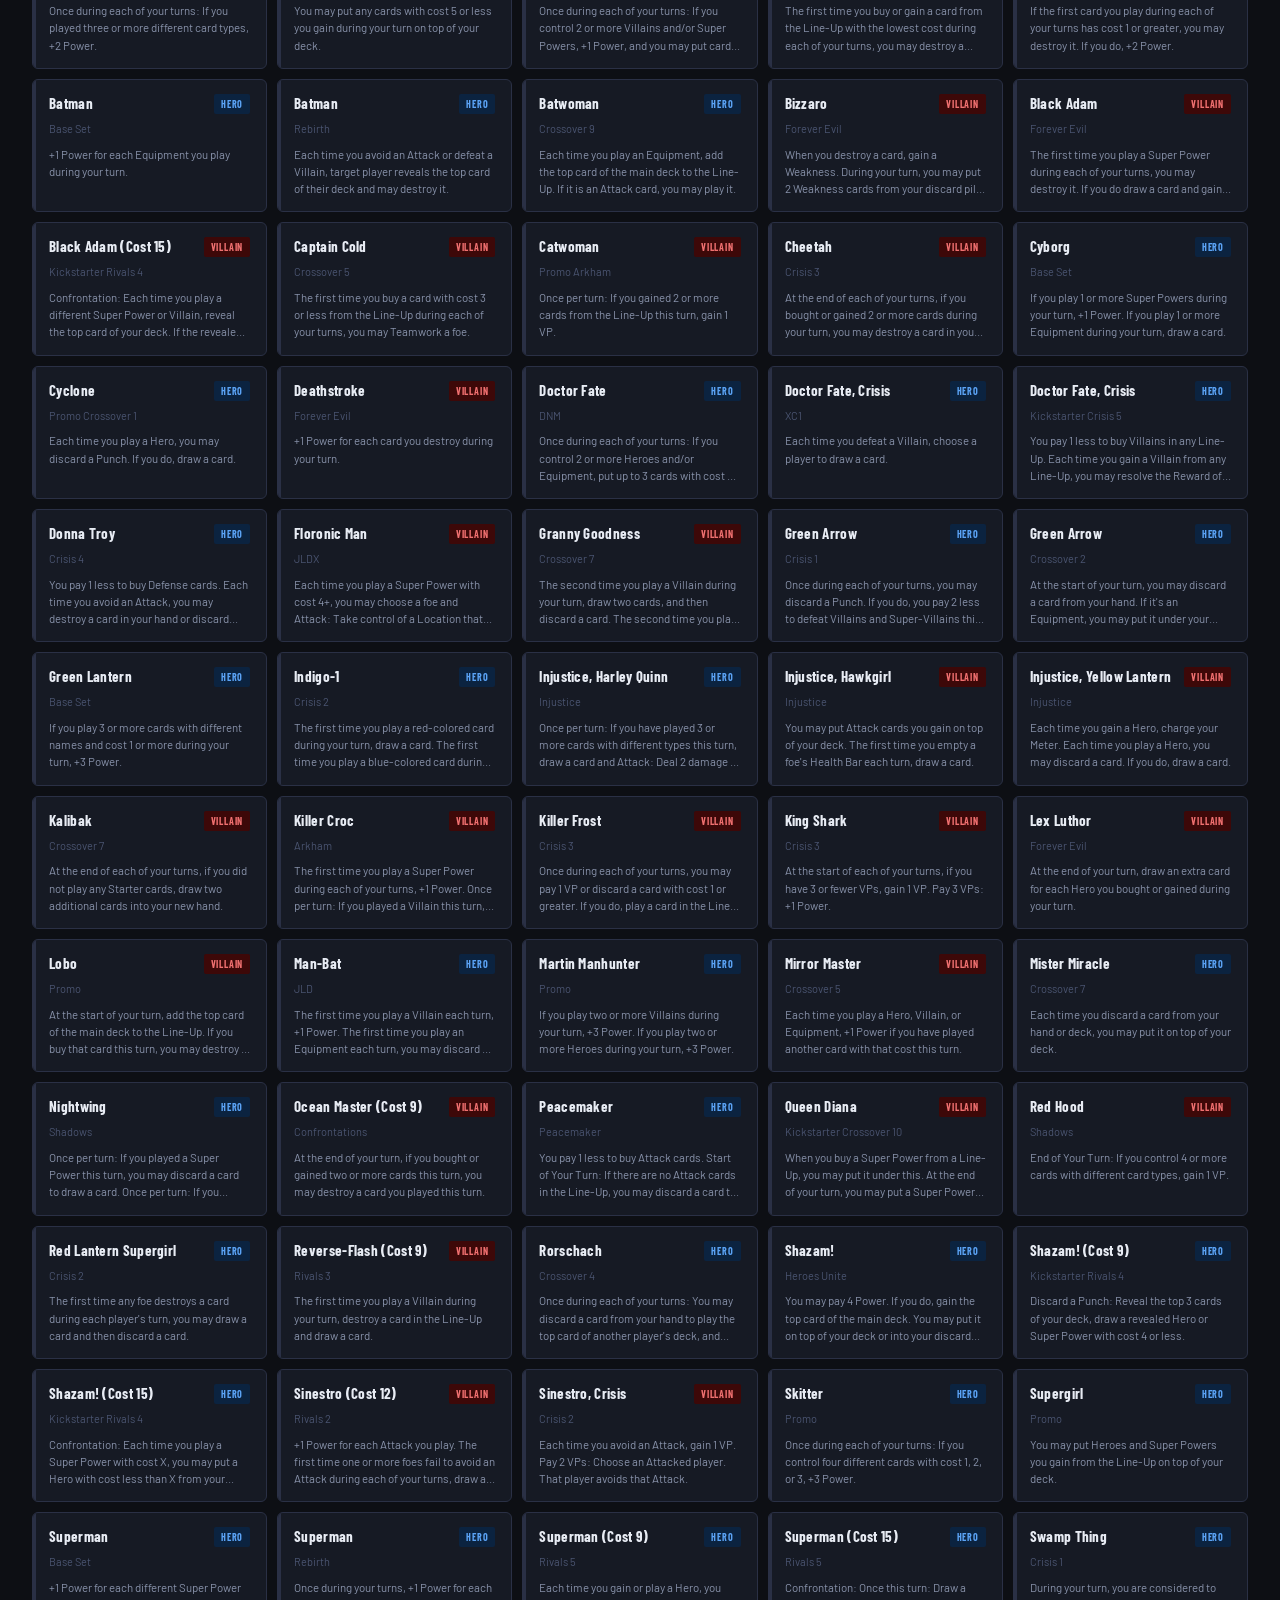
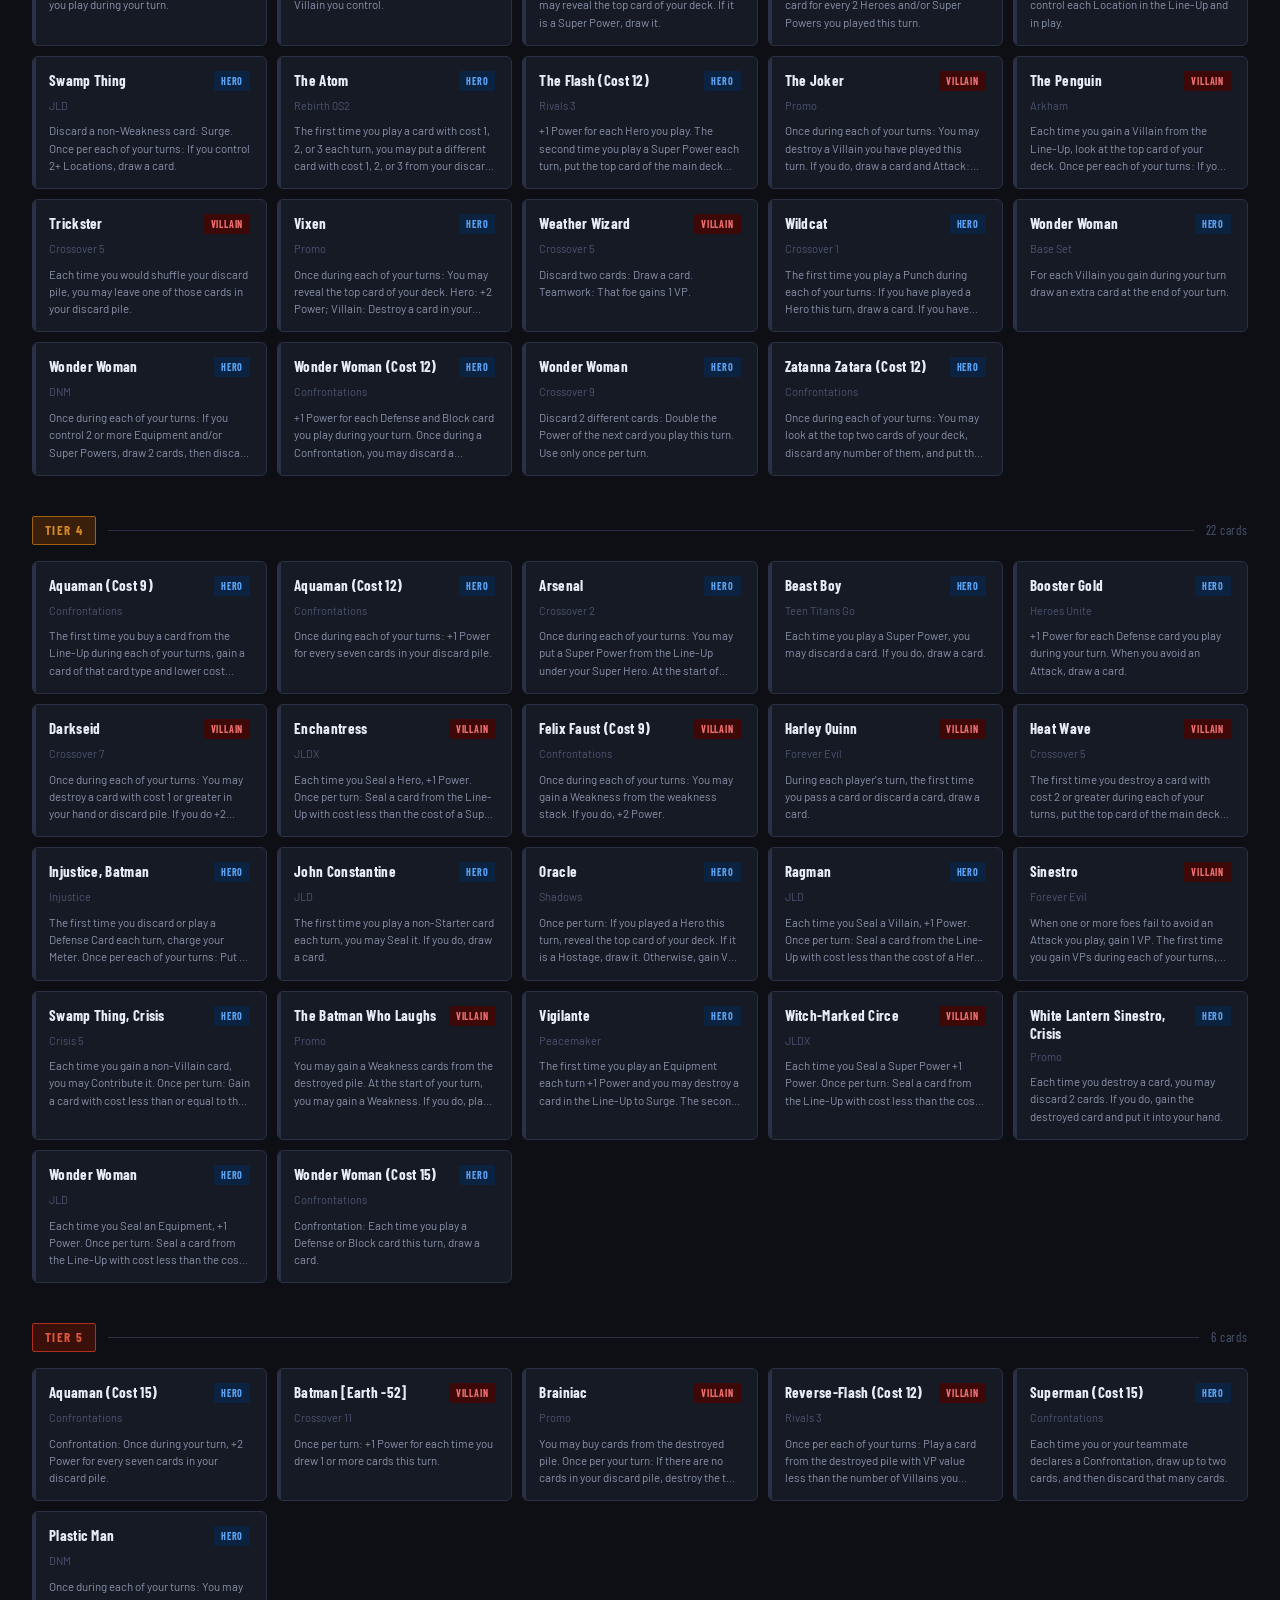
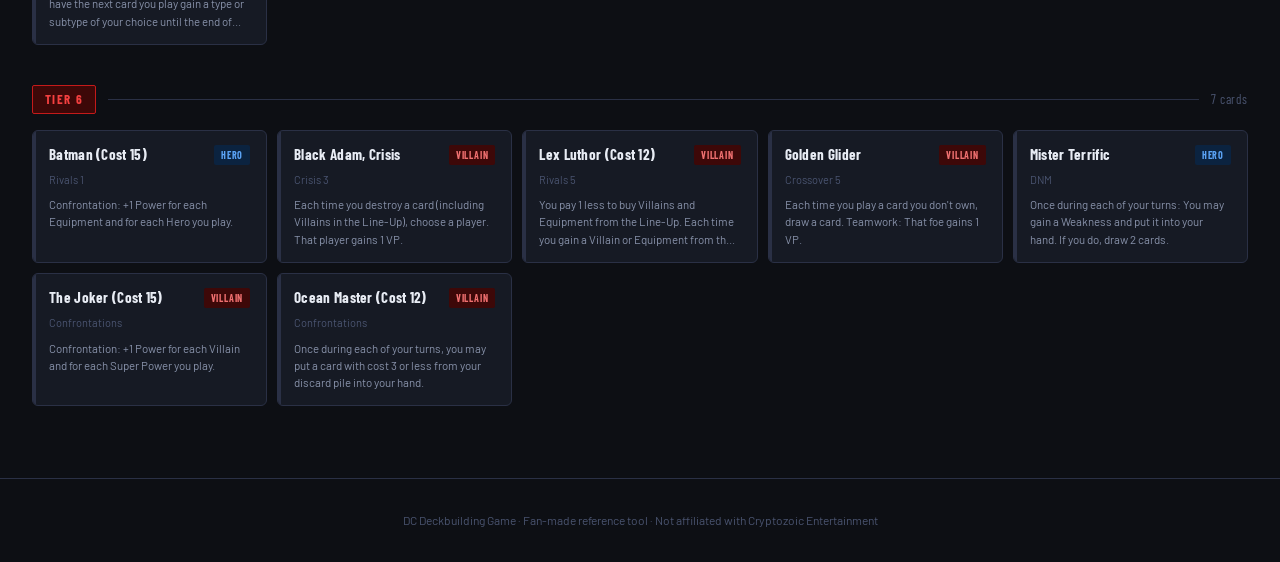
<file: DC hero Picker.html>
<!DOCTYPE html>
<html lang="en">
<head>
<meta charset="UTF-8" />
<meta name="viewport" content="width=device-width, initial-scale=1.0" />
<title>DC Deckbuilding — MC Picker</title>
<link rel="preconnect" href="https://fonts.googleapis.com" />
<link rel="preconnect" href="https://fonts.gstatic.com" crossorigin />
<link href="https://fonts.googleapis.com/css2?family=Barlow+Condensed:wght@400;600;700;900&family=Barlow:wght@400;500;600&display=swap" rel="stylesheet" />
<style>
  *, *::before, *::after { box-sizing: border-box; margin: 0; padding: 0; }

  :root {
    --bg:        #0d0f14;
    --surface:   #161a24;
    --surface2:  #1e2433;
    --border:    #2a3045;
    --border2:   #3a4460;
    --text:      #e8ecf4;
    --muted:     #8892aa;
    --faint:     #4a5470;

    --t1: #1e6b4a; --t1bg: #0d2b1e; --t1bd: #1e6b4a;
    --t2: #1a5fa8; --t2bg: #0b2340; --t2bd: #1a5fa8;
    --t3: #5c3fb5; --t3bg: #1e1440; --t3bd: #5c3fb5;
    --t4: #a06010; --t4bg: #3a200a; --t4bd: #a06010;
    --t5: #b03020; --t5bg: #3a100a; --t5bd: #b03020;
    --t6: #c41a1a; --t6bg: #3d0808; --t6bd: #c41a1a;

    --hero-bg: #0b2340; --hero-text: #5ba3f5;
    --villain-bg: #3d0808; --villain-text: #f07070;

    --gold: #e8b84b;
    --accent: #e8b84b;
  }

  html { scroll-behavior: smooth; }

  body {
    background: var(--bg);
    color: var(--text);
    font-family: 'Barlow', sans-serif;
    font-size: 15px;
    line-height: 1.6;
    min-height: 100vh;
  }

  /* ── HEADER ── */
  header {
    background: var(--surface);
    border-bottom: 1px solid var(--border);
    padding: 1.25rem 2rem;
    display: flex;
    align-items: center;
    gap: 1.5rem;
    position: sticky;
    top: 0;
    z-index: 100;
  }

  .logo {
    font-family: 'Barlow Condensed', sans-serif;
    font-weight: 900;
    font-size: 22px;
    letter-spacing: 0.04em;
    color: var(--gold);
    text-transform: uppercase;
    white-space: nowrap;
  }

  .logo span { color: var(--text); font-weight: 400; }

  /* ── BUDGET BAR ── */
  .budget-wrap {
    flex: 1;
    display: flex;
    align-items: center;
    gap: 12px;
  }

  .budget-label {
    font-family: 'Barlow Condensed', sans-serif;
    font-size: 13px;
    font-weight: 600;
    letter-spacing: 0.08em;
    text-transform: uppercase;
    color: var(--muted);
    white-space: nowrap;
  }

  .budget-track {
    flex: 1;
    max-width: 240px;
    height: 6px;
    background: var(--border);
    border-radius: 3px;
    overflow: hidden;
  }

  .budget-fill {
    height: 100%;
    border-radius: 3px;
    transition: width 0.3s ease, background 0.3s ease;
    background: var(--t1);
  }

  .budget-num {
    font-family: 'Barlow Condensed', sans-serif;
    font-size: 20px;
    font-weight: 700;
    color: var(--text);
    min-width: 48px;
    text-align: right;
  }

  .header-actions {
    display: flex;
    gap: 8px;
    align-items: center;
  }

  .btn {
    font-family: 'Barlow Condensed', sans-serif;
    font-size: 13px;
    font-weight: 700;
    letter-spacing: 0.06em;
    text-transform: uppercase;
    padding: 6px 16px;
    border-radius: 4px;
    border: 1px solid var(--border2);
    background: transparent;
    color: var(--muted);
    cursor: pointer;
    transition: all 0.15s;
    white-space: nowrap;
  }

  .btn:hover { background: var(--surface2); color: var(--text); border-color: var(--text); }
  .btn:disabled { opacity: 0.3; cursor: not-allowed; }
  .btn:disabled:hover { background: transparent; color: var(--muted); border-color: var(--border2); }

  .btn-export {
    background: var(--gold);
    color: #0d0f14;
    border-color: var(--gold);
    font-weight: 900;
  }
  .btn-export:hover { background: #f5cb6a; border-color: #f5cb6a; color: #0d0f14; }
  .btn-export:disabled { background: transparent; color: var(--muted); border-color: var(--border2); }

  .btn-danger { color: #f07070; border-color: #7a2020; }
  .btn-danger:hover { background: #3d0808; color: #f07070; border-color: #f07070; }

  /* ── SELECTED CHIPS ── */
  .selected-bar {
    background: var(--surface);
    border-bottom: 1px solid var(--border);
    padding: 0.75rem 2rem;
    min-height: 52px;
    display: flex;
    align-items: center;
    gap: 8px;
    flex-wrap: wrap;
  }

  .chip {
    display: inline-flex;
    align-items: center;
    gap: 6px;
    padding: 4px 10px 4px 12px;
    border-radius: 3px;
    font-family: 'Barlow Condensed', sans-serif;
    font-size: 13px;
    font-weight: 600;
    letter-spacing: 0.03em;
    cursor: pointer;
    transition: opacity 0.15s;
    border: 1px solid;
  }

  .chip:hover { opacity: 0.7; }

  .chip-remove {
    font-size: 10px;
    opacity: 0.6;
    margin-left: 2px;
  }

  .empty-msg {
    font-size: 13px;
    color: var(--faint);
    font-style: italic;
  }

  /* ── EXPORT PANEL ── */
  .export-panel {
    background: var(--surface);
    border-bottom: 1px solid var(--border);
    padding: 1rem 2rem;
  }

  .export-panel-inner {
    max-width: 800px;
  }

  .export-header {
    display: flex;
    align-items: center;
    justify-content: space-between;
    margin-bottom: 0.75rem;
  }

  .export-title {
    font-family: 'Barlow Condensed', sans-serif;
    font-size: 14px;
    font-weight: 700;
    letter-spacing: 0.08em;
    text-transform: uppercase;
    color: var(--gold);
  }

  .export-actions { display: flex; gap: 8px; }

  .export-textarea {
    width: 100%;
    background: var(--bg);
    border: 1px solid var(--border2);
    border-radius: 4px;
    color: var(--text);
    font-family: 'Courier New', monospace;
    font-size: 12px;
    line-height: 1.7;
    padding: 1rem;
    resize: vertical;
    min-height: 220px;
    outline: none;
  }

  .export-textarea:focus { border-color: var(--gold); }

  .btn-copy-success { color: #4caf7d !important; border-color: #4caf7d !important; }

  /* ── FILTERS ── */
  .filters {
    padding: 1rem 2rem;
    display: flex;
    gap: 8px;
    align-items: center;
    flex-wrap: wrap;
    border-bottom: 1px solid var(--border);
    background: var(--bg);
    position: sticky;
    top: 71px;
    z-index: 90;
  }

  .search-wrap {
    position: relative;
    flex: 1;
    min-width: 200px;
    max-width: 360px;
  }

  .search-icon {
    position: absolute;
    left: 10px;
    top: 50%;
    transform: translateY(-50%);
    color: var(--faint);
    font-size: 14px;
    pointer-events: none;
  }

  .search-input {
    width: 100%;
    background: var(--surface);
    border: 1px solid var(--border);
    border-radius: 4px;
    color: var(--text);
    font-family: 'Barlow', sans-serif;
    font-size: 14px;
    padding: 7px 10px 7px 32px;
    outline: none;
    transition: border-color 0.15s;
  }

  .search-input::placeholder { color: var(--faint); }
  .search-input:focus { border-color: var(--border2); }

  .filter-btn {
    font-family: 'Barlow Condensed', sans-serif;
    font-size: 12px;
    font-weight: 700;
    letter-spacing: 0.06em;
    text-transform: uppercase;
    padding: 6px 14px;
    border-radius: 3px;
    border: 1px solid var(--border);
    background: transparent;
    color: var(--muted);
    cursor: pointer;
    transition: all 0.15s;
  }

  .filter-btn:hover { border-color: var(--border2); color: var(--text); }
  .filter-btn.active { background: var(--gold); color: #0d0f14; border-color: var(--gold); }

  /* ── MAIN CONTENT ── */
  main {
    max-width: 1400px;
    margin: 0 auto;
    padding: 2rem;
  }

  /* ── TIER SECTION ── */
  .tier-section { margin-bottom: 2.5rem; }

  .tier-heading {
    display: flex;
    align-items: center;
    gap: 12px;
    margin-bottom: 1rem;
  }

  .tier-pill {
    font-family: 'Barlow Condensed', sans-serif;
    font-size: 13px;
    font-weight: 700;
    letter-spacing: 0.1em;
    text-transform: uppercase;
    padding: 3px 12px;
    border-radius: 2px;
    border: 1px solid;
  }

  .tier-rule {
    flex: 1;
    height: 1px;
    background: var(--border);
  }

  .tier-count {
    font-family: 'Barlow Condensed', sans-serif;
    font-size: 13px;
    color: var(--faint);
    letter-spacing: 0.04em;
  }

  /* ── CARD GRID ── */
  .card-grid {
    display: grid;
    grid-template-columns: repeat(auto-fill, minmax(220px, 1fr));
    gap: 10px;
  }

  .mc-card {
    background: var(--surface);
    border: 1px solid var(--border);
    border-radius: 6px;
    padding: 14px 16px;
    cursor: pointer;
    transition: border-color 0.15s, background 0.15s, transform 0.1s;
    position: relative;
    overflow: hidden;
  }

  .mc-card::before {
    content: '';
    position: absolute;
    top: 0; left: 0;
    width: 3px; height: 100%;
    background: var(--border);
    transition: background 0.15s;
  }

  .mc-card:hover:not(.disabled) {
    border-color: var(--border2);
    background: var(--surface2);
    transform: translateY(-1px);
  }

  .mc-card:hover:not(.disabled)::before { background: var(--gold); }

  .mc-card.selected {
    border-color: var(--selected-color, var(--gold));
    background: var(--selected-bg, var(--surface2));
    transform: none;
  }

  .mc-card.selected::before { background: var(--selected-color, var(--gold)); }

  .mc-card.disabled {
    opacity: 0.28;
    cursor: not-allowed;
    transform: none;
  }

  .mc-card.disabled::before { background: transparent; }

  .card-top {
    display: flex;
    align-items: flex-start;
    justify-content: space-between;
    gap: 8px;
    margin-bottom: 6px;
  }

  .mc-name {
    font-family: 'Barlow Condensed', sans-serif;
    font-size: 15px;
    font-weight: 700;
    letter-spacing: 0.02em;
    color: var(--text);
    line-height: 1.2;
  }

  .mc-set {
    font-size: 11px;
    color: var(--faint);
    margin-bottom: 8px;
    margin-top: 2px;
  }

  .mc-type-badge {
    font-family: 'Barlow Condensed', sans-serif;
    font-size: 10px;
    font-weight: 700;
    letter-spacing: 0.08em;
    text-transform: uppercase;
    padding: 2px 7px;
    border-radius: 2px;
    white-space: nowrap;
    flex-shrink: 0;
  }

  .mc-effect {
    font-size: 11.5px;
    color: var(--muted);
    line-height: 1.5;
    margin-top: 8px;
    display: -webkit-box;
    -webkit-line-clamp: 3;
    -webkit-box-orient: vertical;
    overflow: hidden;
  }

  .selected-check {
    display: none;
    position: absolute;
    top: 8px;
    right: 8px;
    width: 18px;
    height: 18px;
    border-radius: 50%;
    background: var(--selected-color, var(--gold));
    align-items: center;
    justify-content: center;
    font-size: 10px;
    color: #0d0f14;
    font-weight: 900;
  }

  .mc-card.selected .selected-check { display: flex; }

  /* ── FOOTER ── */
  footer {
    text-align: center;
    padding: 2rem;
    color: var(--faint);
    font-size: 12px;
    border-top: 1px solid var(--border);
  }

  /* ── RESPONSIVE ── */
  @media (max-width: 700px) {
    header { padding: 0.75rem 1rem; flex-wrap: wrap; gap: 0.75rem; }
    .filters { padding: 0.75rem 1rem; top: auto; position: relative; }
    main { padding: 1rem; }
    .selected-bar { padding: 0.75rem 1rem; }
    .logo { font-size: 17px; }
    .budget-track { max-width: 120px; }
    .export-panel { padding: 1rem; }
  }

  @media (prefers-reduced-motion: reduce) {
    .mc-card, .budget-fill { transition: none; }
  }
</style>
</head>
<body>

<!-- HEADER -->
<header>
  <div class="logo">DC Deckbuilding <span>/ MC Picker</span></div>
  <div class="budget-wrap">
    <span class="budget-label">Tier budget</span>
    <div class="budget-track">
      <div class="budget-fill" id="budget-fill"></div>
    </div>
    <span class="budget-num" id="budget-num">0 / 6</span>
  </div>
  <div class="header-actions">
    <button class="btn btn-danger" id="clear-btn" onclick="clearAll()" disabled>Clear</button>
    <button class="btn btn-export" id="export-btn" onclick="toggleExport()" disabled>Export ↗</button>
  </div>
</header>

<!-- SELECTED CHIPS -->
<div class="selected-bar" id="selected-bar">
  <span class="empty-msg">No characters selected — choose characters until you reach tier 6.</span>
</div>

<!-- EXPORT PANEL -->
<div class="export-panel" id="export-panel" style="display:none">
  <div class="export-panel-inner">
    <div class="export-header">
      <span class="export-title">Your selection</span>
      <div class="export-actions">
        <button class="btn" id="copy-btn" onclick="copyText()">Copy to clipboard</button>
        <button class="btn" onclick="downloadText()">Download .txt</button>
        <button class="btn" onclick="toggleExport()">Close</button>
      </div>
    </div>
    <textarea class="export-textarea" id="export-text" readonly></textarea>
  </div>
</div>

<!-- FILTERS -->
<div class="filters">
  <div class="search-wrap">
    <span class="search-icon">&#128269;</span>
    <input class="search-input" id="search" type="text" placeholder="Search name, set, or effect…" oninput="render()" />
  </div>
  <button class="filter-btn active" id="f-all" onclick="setFilter('all')">All</button>
  <button class="filter-btn" id="f-hero" onclick="setFilter('hero')">Heroes</button>
  <button class="filter-btn" id="f-villain" onclick="setFilter('villain')">Villains</button>
</div>

<!-- MAIN -->
<main id="main-content"></main>

<footer>
  DC Deckbuilding Game · Fan-made reference tool · Not affiliated with Cryptozoic Entertainment
</footer>

<script>
const TIER_COLORS = {
  1:{color:'#2ab07a', bg:'#0d2b1e', border:'#1e6b4a'},
  2:{color:'#4d9ef5', bg:'#0b2340', border:'#1a5fa8'},
  3:{color:'#8b6fd4', bg:'#1e1440', border:'#5c3fb5'},
  4:{color:'#d4882a', bg:'#3a200a', border:'#a06010'},
  5:{color:'#e05540', bg:'#3a100a', border:'#b03020'},
  6:{color:'#f54040', bg:'#3d0808', border:'#c41a1a'},
};

const DATA = [
  {tier:1,name:"Aquaman",type:"Super-Hero",set:"Rebirth",effect:"Each time you play a Super Power during your turn, target player may put a card with cost 4 or less from their discard pile on the bottom of their deck."},
  {tier:1,name:"Aquaman, Crisis",type:"Super-Hero",set:"Crisis 5",effect:"Once per each of your turns: If you played 2 or more Super Powers and/or Equipment this turn, each Ally may reveal the top card of their deck."},
  {tier:1,name:"Bane",type:"Super-Villain",set:"Shadows",effect:"Each time you play a Weakness, +1 Power and you may look at the top card of your deck. If you do, discard it or return it."},
  {tier:1,name:"Batman, Crisis",type:"Super-Hero",set:"Crisis 5",effect:"Once per each of your turns: If you control a Weakness, you may play a card with cost 5 or less from the destroyed pile."},
  {tier:1,name:"Batman [Earth -32]",type:"Super-Villain",set:"Crossover 11",effect:"Each time you play a Weakness, you may put a card with cost 7 or less from your hand or discard pile on the top of your deck."},
  {tier:1,name:"Batman [Earth 01]",type:"Super-Villain",set:"Crossover 11",effect:"Once per each of your turns: If you control a Weakness, you may draw a card, if you do, discard a card."},
  {tier:1,name:"Batwoman",type:"Super-Hero",set:"Crossover 6",effect:"You pay 1 less to buy cards in the Line-Up with the same card type as rotated cards you control."},
  {tier:1,name:"Billy Batson//SHAZAM!",type:"Super-Hero",set:"Rebirth 0S3",effect:"You do not stop Villain movement and cannot be attacked. Start of your turn: You may discard a Super Power. If you do, flip this card."},
  {tier:1,name:"Black Adam (Cost 9)",type:"Super-Villain",set:"Kickstarter Rivals 4",effect:"The first time you gain a card with cost 5 or greater each turn, you may destroy a Vulnerability or Weakness you control."},
  {tier:1,name:"Black Canary",type:"Super-Hero",set:"Crossover 2",effect:"When you buy or gain a Villain from the Line-Up, you may put it under your Super Hero."},
  {tier:1,name:"Black Canary",type:"Super-Hero",set:"Crossover 6",effect:"Once per each of your turns: If you control two or more different Super Powers, rotate a card you control 90 degrees clockwise."},
  {tier:1,name:"Catwoman",type:"Super-Hero",set:"Crossover 6",effect:"Once per each of your turns: If you control four or more rotated cards, gain the top card of the main deck."},
  {tier:1,name:"Catwoman",type:"Super-Hero",set:"Hush",effect:"Once per each of your turns: if you played 2 or more cards with cost 5 or greater this turn, Investigate."},
  {tier:1,name:"Circe (Cost 15)",type:"Super-Villain",set:"Confrontations",effect:"Once during each player's turn a Confrontation card in your hand has Assist."},
  {tier:1,name:"Constantine",type:"Super-Hero",set:"Crisis 1",effect:"Once per each of your turns: Reveal the top card of your deck. If its cost is 1 or greater, you may play it and it has +1 power."},
  {tier:1,name:"Doctor Fate",type:"Super-Hero",set:"JLD",effect:"The first time you Seal a card each turn, draw a card."},
  {tier:1,name:"Flashpoint, The Flash",type:"Super-Hero",set:"Crossover 10",effect:"After a card tells you to draw 1 or more cards, you may also put a card from your discard pile on the bottom of your deck."},
  {tier:1,name:"Green Lantern (Cost 9)",type:"Super-Hero",set:"Rivals 2",effect:"Once per each of your turns: If you control a Hero and a Construct, you may destroy a card in your hand."},
  {tier:1,name:"Green Lantern (Cost 12)",type:"Super-Hero",set:"Rivals 2",effect:"Once per each of your turns: If you control a Hero and a Construct, draw 2 cards, and then discard a card."},
  {tier:1,name:"Injustice, Green Arrow",type:"Super-Hero",set:"Injustice",effect:"The first time you play an Equipment each turn, charge your Meter and reveal the top card of your deck."},
  {tier:1,name:"Injustice, Superman",type:"Super-Villain",set:"Injustice",effect:"The first time you play a Super Power each turn charge your Meter and +1 Power."},
  {tier:1,name:"Injustice, The Flash",type:"Super-Hero",set:"Injustice",effect:"When you are attacked for the first time each turn, you may discard a card. If you do, draw a card."},
  {tier:1,name:"Injustice, Wonder Woman",type:"Super-Villain",set:"Injustice",effect:"Each time you play an Attack card with cost 4 or greater, charge your Meter."},
  {tier:1,name:"Jay Garrick",type:"Super-Hero",set:"Crossover 1",effect:"When a card tells you to draw 1 or more cards, before drawing, reveal the top card of your deck and you may discard it."},
  {tier:1,name:"John Diggle",type:"Super-Hero",set:"Crossover 2",effect:"When you use a Defense card to avoid an Attack, you may put that Defense card under your Super Hero."},
  {tier:1,name:"Katana",type:"Super-Hero",set:"Crossover 6",effect:"Once per each of your turns: If you control two or more Equipment, you may destroy a Starter in your hand."},
  {tier:1,name:"Kid Flash",type:"Super-Hero",set:"Promo",effect:"Whenever you buy or gain a card, you may add the top card of the main deck to the Line-Up."},
  {tier:1,name:"Krypto",type:"Super-Hero",set:"Promo",effect:"Each time you discard a card from your hand or that you control, look at the top or bottom card of your deck."},
  {tier:1,name:"Kyle Rayner",type:"Super-Hero",set:"Crisis 2",effect:"At the start of your turn, you may reveal three cards with different colors from your hand; if you do, discard your hand and draw five cards."},
  {tier:1,name:"Lex Luthor (Cost 9)",type:"Super-Villain",set:"Rivals 5",effect:"Once per each of your turns: If you gained and/or played a Villain and Equipment this turn, you may destroy a card in your hand."},
  {tier:1,name:"Lex Luthor (Cost 9)",type:"Super-Villain",set:"Confrontations",effect:"Discard a non-Starter Assist card: Draw two cards. Use only once per turn."},
  {tier:1,name:"Lex Luthor (Cost 15)",type:"Super-Villain",set:"Confrontations",effect:"Confrontation: Draw a card for each non-Starter Assist card you play this turn."},
  {tier:1,name:"Lightning Lad",type:"Super-Hero",set:"Crossover 3",effect:"During each of your turns, if the first card you play from your hand is a Villain, give a card with cost 4 or less in the Line-Up Time Travel this turn."},
  {tier:1,name:"Mister Terrific, Crisis",type:"Super-Hero",set:"XC1",effect:"When any player is attacked, you may discard an Equipment to have that player avoid the Attack."},
  {tier:1,name:"Nite Owl",type:"Super-Hero",set:"Crossover 4",effect:"Each time you play an Equipment during your turn, you may put a card from your discard pile on the bottom of your deck."},
  {tier:1,name:"Oracle",type:"Super-Hero",set:"Crossover 6",effect:"Once per each of your turns: If you control two or more Heroes, draw a card and rotate a card you control 90 degrees clockwise."},
  {tier:1,name:"Phantom Girl",type:"Super-Hero",set:"Crossover 3",effect:"1 Power for each Time Travel card you play during your turn."},
  {tier:1,name:"Poison Ivy",type:"Super-Villain",set:"Arkham",effect:"Each time you play an Ongoing card, you may put a card with cost 0 from your discard pile into your hand."},
  {tier:1,name:"Poison Ivy",type:"Super-Villain",set:"Crisis 3",effect:"The first time you play an Ongoing or a non-Kick Super Power during each of your turns, reveal the top card of your deck."},
  {tier:1,name:"Power Girl, Crisis",type:"Super-Hero",set:"XC1",effect:"Once per each of your turns: If you played 2 or more different Super Powers this turn, choose a player to destroy a Vulnerability or Weakness in their hand."},
  {tier:1,name:"Ra's Al Ghul",type:"Super-Villain",set:"Shadows",effect:"The first time you play an Ongoing card each turn, reveal the top card of your deck."},
  {tier:1,name:"Robin",type:"Super-Hero",set:"Crisis 1",effect:"The first time a card tells you to draw a card during each of your turns, you may instead put an Equipment from your discard pile into your hand."},
  {tier:1,name:"Saturn Girl",type:"Super-Hero",set:"Crossover 3",effect:"During each of your turns, if the first card you play from your hand is a Hero, give a card with cost 4 or less in the Line-Up Time Travel this turn."},
  {tier:1,name:"Silk Specter",type:"Super-Hero",set:"Crossover 4",effect:"Each time you play a Hero during your turn, look at the top card of your deck. You may discard it."},
  {tier:1,name:"Sinestro (Cost 9)",type:"Super-Villain",set:"Rivals 2",effect:"Once per each of your turns: If you control a Villain and a Construct, Attack: Each foe discards a card."},
  {tier:1,name:"Solomon Grundy",type:"Super-Villain",set:"JLDX",effect:"Discard a card: Put a Hero or Villain with cost 5 or less from your discard pile on the bottom of your deck."},
  {tier:1,name:"Starfire",type:"Super-Hero",set:"Teen Titans Go",effect:"Once per each of your turns: If you control a Hero and a Super Power, you may destroy a card in your hand."},
  {tier:1,name:"Starfire, Crisis",type:"Super-Hero",set:"Crisis 4",effect:"Once per each of your turns: If you control 4 or more different card types, choose a player. That player may destroy a card in their hand."},
  {tier:1,name:"Star Sapphire",type:"Super-Hero",set:"Crisis 2",effect:"When you play an Equipment, reveal the top card of your deck. You may discard it or put it on the bottom of your deck."},
  {tier:1,name:"Superman",type:"Super-Hero",set:"DNM",effect:"It requires 3 Weakness cards for your character to become Captured. Each time you play a Weakness, +1 Power."},
  {tier:1,name:"Superman (Cost 12)",type:"Super-Hero",set:"Confrontations",effect:"At the start of each of your turns, if you have fewer than 5 cards in your hand, draw a card."},
  {tier:1,name:"Superman, Crisis",type:"Super-Hero",set:"Crisis 1",effect:"Once per each of your turns: if you play 7 or greater cost worth of Super Powers, choose a player. That player draws a card."},
  {tier:1,name:"Tempest",type:"Super-Hero",set:"Crisis 4",effect:"Each time you play an Ongoing card, you may put a card with cost 5 or less from your discard pile on top of your deck."},
  {tier:1,name:"The Flash (Jay Garrick)",type:"Super-Hero",set:"XC1",effect:"Each time you draw 1 or more cards, you may reveal the top of another player's deck. Discard or return it."},
  {tier:1,name:"Zatanna Zatara (Cost 15)",type:"Super-Hero",set:"Confrontations",effect:"You may look at the top card of your deck at any time. Each time you or your ally plays a Hero during a Confrontation, you may discard the top card of your deck."},
  {tier:2,name:"Allan Scott",type:"Super-Hero",set:"Crossover 1",effect:"Each time you play a different Super Power during your turn, reveal the top card of your deck. If the revealed card costs 0, draw it."},
  {tier:2,name:"Bane, Crisis",type:"Super-Villain",set:"Crisis 3",effect:"Each time you destroy a card with cost 1 or greater a player owns, you may place it under this card. These cards may be used to beat Crisis cards."},
  {tier:2,name:"Batgirl",type:"Super-Hero",set:"Heroes Unite",effect:"Once per each of your turns: You may discard a Punch. If you do, draw a card."},
  {tier:2,name:"Batman",type:"Super-Hero",set:"DNM",effect:"Each time you play a Weakness, look at the top card of your deck. Destroy it or leave it."},
  {tier:2,name:"Batman",type:"Super-Hero",set:"Shadows",effect:"Once per each of your turns: You may put a card with cost less than the number of different card types among cards you control from your discard pile on top of your deck."},
  {tier:2,name:"Batman (Cost 9)",type:"Super-Hero",set:"Rivals 1",effect:"At the end of your turn, draw an extra card if you bought or gained one or more Equipment from the Line-Up during your turn."},
  {tier:2,name:"Batman (Cost 12)",type:"Super-Hero",set:"Rivals 1",effect:"Once per each of your turns: If you play a Hero and an Equipment, play a non-Location card from the Line-Up, and then return it."},
  {tier:2,name:"Batman [Earth -44]",type:"Super-Villain",set:"Crossover 11",effect:"Once per each of your turns: if you control 2 or more Villains and/or Equipment, you may destroy a Starter in your discard pile."},
  {tier:2,name:"Batman [Earth -12]",type:"Super-Villain",set:"Crossover 11",effect:"Once per each of your turns: You pay 1 less to buy a Defense or Attack card."},
  {tier:2,name:"Batman [Earth -11]",type:"Super-Villain",set:"Crossover 11",effect:"Once per each of your turns: If you control 2 or more Heroes and/or different Super Powers, look at the top 2 cards of your deck. Draw one and discard the other."},
  {tier:2,name:"Beast Boy",type:"Super-Hero",set:"Teen Titans",effect:"Once per each of your turns: you may discard a card. If you do, put a non-Starter with that card type and cost 6 or less from your discard pile into your hand."},
  {tier:2,name:"Big Barda",type:"Super-Hero",set:"Crossover 7",effect:"The third time you play a card with cost 5 or greater during your turn, double your current Power."},
  {tier:2,name:"Black Adam (Cost 12)",type:"Super-Villain",set:"Kickstarter Rivals 4",effect:"Discard a Villain or Super Power: Reveal the top 3 cards of your deck, draw a revealed card with cost 5 or greater."},
  {tier:2,name:"Black Lightning",type:"Super-Hero",set:"Promo",effect:"Discard X cards: Put a card with cost X from your discard pile into your hand. (X cannot equal 0)"},
  {tier:2,name:"Black Manta",type:"Super-Villain",set:"Forever Evil",effect:"You may put any cards you buy or gain from the Line-Up on the bottom of your deck."},
  {tier:2,name:"Blue Beetle",type:"Super-Hero",set:"Teen Titans",effect:"Once per each of your turns: If you control seven or more cards, draw a card."},
  {tier:2,name:"Brainiac 5",type:"Super-Hero",set:"Crossover 3",effect:"Once per each of your turns: You may discard 2 cards. If you do, put a card with cost 5 or a Time Travel card from your discard pile into your hand."},
  {tier:2,name:"Captain Boomerang",type:"Super-Villain",set:"Crisis 3",effect:"At the start of each of your turns, you may put the lowest VP value card in your discard pile into your hand."},
  {tier:2,name:"Chameleon Boy",type:"Super-Hero",set:"Crossover 3",effect:"Once per each of your turns: You may discard a card to Time Travel a card in the Line-Up with cost equal to or less than the discarded card."},
  {tier:2,name:"Circe (Cost 9)",type:"Super-Villain",set:"Confrontations",effect:"You may put a Villain you buy or gain on top of any player's deck."},
  {tier:2,name:"Cosmic Boy",type:"Super-Hero",set:"Crossover 3",effect:"Once per each of your turns: If the first card you play from your hand is an Equipment, give a card with cost 5 or less in the Line-Up Time Travel this turn."},
  {tier:2,name:"Cyborg",type:"Super-Hero",set:"Rebirth",effect:"If you play 2 or more different Equipment during your turn, Move 1 and +2 Power."},
  {tier:2,name:"Deathstroke",type:"Super-Villain",set:"Promo",effect:"Once per turn: When you destroy a card, draw a card."},
  {tier:2,name:"Detective Chimp",type:"Super-Hero",set:"JLD",effect:"The first time you play an Equipment each turn, +1 Power and you may put a card you gain from the Line-Up this turn on top of your deck."},
  {tier:2,name:"Doctor Fate",type:"Super-Hero",set:"Crossover 1",effect:"Once per each of your turn: If you played 2 or more cards with consecutive costs this turn, +1 Power. If 3 or more, draw a card."},
  {tier:2,name:"Dr. Manhattan",type:"Super-Hero",set:"Crossover 4",effect:"The second time you play a Super Power during each of your turns, you may destroy a card in your hand."},
  {tier:2,name:"Emperor Aquaman",type:"Super-Villain",set:"Kickstarter Crossover 10",effect:"Once per each of your turns: Reveal the top card of your deck, if it has cost 5 or greater, you may destroy a card in your hand or discard pile."},
  {tier:2,name:"Felicity Smoak",type:"Super-Hero",set:"Crossover 2",effect:"If you play 2 or more Heroes during your turn, you may put the top card of the main deck under your Super Hero."},
  {tier:2,name:"Felix Faust (Cost 15)",type:"Super-Villain",set:"Confrontations",effect:"Weakness cards you play have +1 Power. Confrontation: Once during your turn, draw a card for each player with one or more Weakness cards in their discard pile."},
  {tier:2,name:"Flashpoint, Batman",type:"Super-Hero",set:"Crossover 10",effect:"The first time you play a Hero each turn, +1 Power, and you may put a card you gain from a Line-Up this turn on top of your deck."},
  {tier:2,name:"Flashpoint, Captain Thunder",type:"Super-Hero",set:"Crossover 10",effect:"Once per each of your turns: You may discard a Starter. If you do, play the top card of your deck."},
  {tier:2,name:"Flashpoint, Cyborg",type:"Super-Hero",set:"Crossover 10",effect:"You pay 1 less to buy a card in the main Line-Up with the same card type as the first card you played this turn."},
  {tier:2,name:"Flashpoint, Green Lantern",type:"Super-Hero",set:"Crossover 10",effect:"Once per each of your turns: You may destroy a card in your hand with cost 3 or greater. If you do, you pay 4 less to buy the next card with the same card type."},
  {tier:2,name:"Flashpoint, Superman",type:"Super-Hero",set:"Crossover 10",effect:"Once per each of your turns: If you generate at least 7 power, you may destroy a card you control."},
  {tier:2,name:"Gorilla Grodd",type:"Super-Villain",set:"Promo",effect:"Once per each of your turns: You may discard a card. If you do, play a card in the Line-Up with that cost or 1 higher. Return it at end of turn."},
  {tier:2,name:"Green Lantern (Jessica Cruz)",type:"Super-Hero",set:"Promo",effect:"At the start of your turn, if there are 4 or more cards with different types in your discard pile, draw a card."},
  {tier:2,name:"Green Lantern (Cost 15)",type:"Super-Hero",set:"Rivals 2",effect:"Confrontation: Each time you play a Hero, reveal the top card of your deck. if it is a Construct or Defense, draw it."},
  {tier:2,name:"Hal Jordan",type:"Super-Hero",set:"DNM",effect:"The second time you buy or gain a card from the Line-Up during each of your turns, you may destroy a starter you control."},
  {tier:2,name:"Harley Quinn",type:"Super-Villain",set:"Arkham",effect:"Once per each of your turns: If there are 4 or more cards with different card types in your discard pile, you may draw 2 cards. If you do, discard 2 cards."},
  {tier:2,name:"Harley Quinn, Crisis",type:"Super-Hero",set:"Crisis 5",effect:"You may buy Villains from any Ally's score pile. Each time you play a Weakness, you may destroy a card in the main Line-Up and replace it."},
  {tier:2,name:"Hawkgirl, Crisis",type:"Super-Hero",set:"Crisis 5",effect:"Once per each of your turns: If you played 2 or more Equipment and/or METAL cards this turn, each Ally may reveal the top card of their deck."},
  {tier:2,name:"Huntress",type:"Super-Hero",set:"Hush",effect:"Once per turn: If you played 2 or more different Villains this turn, Investigate. Then you may destroy a card in your hand."},
  {tier:2,name:"Injustice, Sinestro",type:"Super-Villain",set:"Injustice, Promo",effect:"Each time you play a Villain, put a card with cost 0 from your discard pile into your hand. Discard 2 cards: Charge your Meter."},
  {tier:2,name:"Kendra Saunders",type:"Super-Hero",set:"DNM",effect:"Once during each of your turns: If you control 2 or more Villains and/or Heroes, +2 Power."},
  {tier:2,name:"Klarion",type:"Super-Villain",set:"JLDX",effect:"The first time you play a Villain each turn, look at the top card of your deck. Destroy it or return it."},
  {tier:2,name:"Lex Luthor (Cost 15)",type:"Super-Villain",set:"Rivals 5",effect:"Confrontation: Once this turn: You may destroy a card with VP Value 1 or greater you control to reveal the top 3 cards of your deck. Put a revealed Villain and/or Equipment into your hand."},
  {tier:2,name:"Mister Terrific",type:"Super-Hero",set:"Crossover 1",effect:"Once during each of your turns: You may discard a Punch. If you do, reveal the top 3 cards of your deck, draw 1 Equipment revealed this way."},
  {tier:2,name:"Mr. Freeze",type:"Super-Villain",set:"Arkham",effect:"Once per turn: For each different Equipment you played this turn, you may put a card with cost 0 from your discard pile into your hand."},
  {tier:2,name:"Nightwing",type:"Super-Hero",set:"Crisis 4",effect:"Once during each of your turns: If you control 3 or more non-Starter cards that share a card type, +1 Power and draw a card."},
  {tier:2,name:"Nightwing",type:"Super-Hero",set:"Heroes Unite",effect:"The first time you play an Equipment during your turn, +1 Power. The second time, draw a card."},
  {tier:2,name:"Nightwing",type:"Super-Hero",set:"Hush",effect:"When you gain a Super Power from the Line-Up, you may put it on top of your deck. Once per turn: If you played 2 or more different Super Powers this turn, Investigate."},
  {tier:2,name:"Orion",type:"Super-Hero",set:"Crossover 3",effect:"Once during each of your turns: If you have 9+ Power, draw two cards."},
  {tier:2,name:"Ozymandias",type:"Super-Hero",set:"Crossover 4",effect:"At the end of your turns, draw an extra card, and then put a card from your hand on top of your deck."},
  {tier:2,name:"Papa Midnight",type:"Super-Villain",set:"JLDX",effect:"You pay 1 less to buy cards from the Line-Up that share a card type with a Sealed card."},
  {tier:2,name:"Power Girl",type:"Super-Hero",set:"Crossover 1",effect:"Each time you play a different Super Power during your turn, put a Punch from your discard pile into your hand."},
  {tier:2,name:"Raven",type:"Super-Hero",set:"Teen Titans",effect:"Once during each of your turns: If you control 2 or more Villains, put a Super Power from your discard pile into your hand."},
  {tier:2,name:"Red Robin",type:"Super-Hero",set:"Teen Titans",effect:"Once during each of your turns: If you control two or more Heroes, +1 Power and put an Equipment from your discard pile into your hand."},
  {tier:2,name:"Red Tornado",type:"Super-Hero",set:"Heroes Unite",effect:"Once during each of your turns: If there are four or more different card types in your discard pile, +2 Power."},
  {tier:2,name:"Red Tornado, Crisis",type:"Super-Hero",set:"Crisis 2",effect:"If you play three or more cards with different types during your turn, you may choose a player. That player puts their deck into their discard pile."},
  {tier:2,name:"Robin",type:"Super-Hero",set:"Shadows",effect:"You may put cards with cost 4 or less you gain from the Line-Up on top of your deck."},
  {tier:2,name:"Robin",type:"Super-Hero",set:"Teen Titans Go",effect:"Once during each of your turns: If you control a Hero and an Equipment, +1 Power and draw a card."},
  {tier:2,name:"Saint Walker",type:"Super-Hero",set:"Crisis 2",effect:"The first time you play a Hero during each of your turns, reveal the top card of your deck, and you may destroy it."},
  {tier:2,name:"SHAZAM!",type:"Super-Hero",set:"Kickstarter Rivals 4",effect:"Discard a Super Power: Put up to 2 Heroes each with cost 5 or less from your discard pile into your hand."},
  {tier:2,name:"Simon Baz",type:"Super-Hero",set:"Rebirth",effect:"Once during each of your turns: If you play 3 or more different card types, draw a card or move target Character 1 space."},
  {tier:2,name:"Starfire",type:"Super-Hero",set:"Promo",effect:"Once during each of your turns: If there are no Super Powers in the Line-Up, draw a card."},
  {tier:2,name:"Starfire",type:"Super-Hero",set:"Teen Titans",effect:"Once during each of your turns: If you control four different card types, you may destroy a card you control."},
  {tier:2,name:"Starfire, Crisis",type:"Super-Hero",set:"Crisis 2",effect:"When you buy or gain a Super Power from the Line-Up, choose a player. That player may destroy a card in their hand."},
  {tier:2,name:"Stargirl",type:"Super-Hero",set:"Crossover 1",effect:"When you play a Defense card during your turn or avoid an Attack, you may draw a card and then discard a card."},
  {tier:2,name:"Stargirl",type:"Super-Hero",set:"Crossover 9",effect:"At the end of each of your turns, if you gained 3 or more cards, draw 2 extra cards."},
  {tier:2,name:"Stargirl, Crisis",type:"Super-Hero",set:"XC1",effect:"You may put any Defense cards you gain on top of any player's deck."},
  {tier:2,name:"Superboy",type:"Super-Hero",set:"Teen Titans",effect:"Once during each of your turns: If you control two or more different Super Powers, +1 Power and draw a card."},
  {tier:2,name:"Supergirl",type:"Super-Hero",set:"Crossover 9",effect:"Each time you gain or play a card with cost 5 or greater during your turn, +1 Power."},
  {tier:2,name:"Supergirl",type:"Super-Hero",set:"Promo",effect:"Once per turn: If you played a Hero and a Super Power this turn, put a different Super Power from your discard pile into your hand."},
  {tier:2,name:"Superman (Cost 12)",type:"Super-Hero",set:"Rivals 5",effect:"Once per turn: If you played a Hero and a Super Power this turn, +1 Power and draw a card."},
  {tier:2,name:"The Flash",type:"Super-Hero",set:"Base Set",effect:"You go first. The first time a card tells you to draw 1 or more cards during each of your turns, draw an additional card."},
  {tier:2,name:"The Flash",type:"Super-Hero",set:"Crisis 4",effect:"Once during each of your turns: You may add the top card of the main deck to the Line-Up. You pay 1 less to buy that card this turn."},
  {tier:2,name:"The Flash",type:"Super-Hero",set:"DNM",effect:"Once during each of your turns: When you play a Defense, draw a card."},
  {tier:2,name:"The Flash (Cost 9)",type:"Super-Hero",set:"Rivals 3",effect:"You pay 1 less to buy your first Speedster card each turn. Discard a Super Power: Draw 2 cards, then discard 2 cards."},
  {tier:2,name:"The Flash, Crisis",type:"Super-Hero",set:"Crisis 5",effect:"Once per turn: If you played a Super Power and Hero this turn, play the top card of the main deck. Then, destroy it unless you contribute it."},
  {tier:2,name:"The Joker",type:"Super-Villain",set:"Arkham",effect:"Each time you destroy 1 or more cards, you may discard a card, if you do, draw a card."},
  {tier:2,name:"The Joker (Cost 9)",type:"Super-Villain",set:"Rivals 1",effect:"At the end of your turn, draw an extra card if you bought or gained one or more Super Powers from the Line-Up during your turn."},
  {tier:2,name:"The Joker (Cost 12)",type:"Super-Villain",set:"Rivals 1",effect:"Once during each of your turns: If you play a Villain and a Super power, reveal the top card of the main deck. Play it, and then return it."},
  {tier:2,name:"Tim Drake",type:"Super-Hero",set:"Promo Arkham",effect:"Once per your turn: You pay 1 less to buy a Hero or Equipment from the Line-Up."},
  {tier:2,name:"Vixen",type:"Super-Hero",set:"Rebirth 0S2",effect:"Once per turn: If you play 4 or more cards with different card types this turn: +1 Power and draw a card."},
  {tier:2,name:"Wally West, Crisis",type:"Super-Hero",set:"Crisis 5",effect:"The first time you draw a card each turn, choose an Ally. The chosen Ally may discard a card. If they do, they draw a card."},
  {tier:2,name:"Wonder Girl, Crisis",type:"Super-Hero",set:"Crisis 4",effect:"Once during each of your turns: if you control 2 or more Equipment, choose a player. That player may discard up to 2 cards, then draw that many cards."},
  {tier:2,name:"Wonder Woman (Cost 9)",type:"Super-Hero",set:"Confrontations",effect:"The first time you buy or gain a Defense or Block card during each of your turns, you may destroy a card in your or your teammate's discard pile."},
  {tier:2,name:"Wonder Woman, Crisis",type:"Super-Hero",set:"Crisis 1",effect:"When you buy or gain a Villain from the Line-Up, choose a player. That player may destroy a Vulnerability or Weakness in their hand or discard pile."},
  {tier:2,name:"Zatanna",type:"Super-Hero",set:"Crossover 9",effect:"The first time any player avoids an Attack during each turn, look at the top card of your deck."},
  {tier:2,name:"Zatanna",type:"Super-Hero",set:"JLD",effect:"The first time you play a Hero each turn, +1 Power. The first time you play a Super Power each turn, you may put a card from your discard pile on the bottom of your deck."},
  {tier:2,name:"Zatanna Zatara (Cost 9)",type:"Super-Villain",set:"Confrontations",effect:"You may put each Hero you buy or gain on top of any player's deck."},
  {tier:3,name:"Animal Man",type:"Super-Hero",set:"Crisis 1",effect:"Once during each of your turns: If you played three or more different card types, +2 Power."},
  {tier:3,name:"Aquaman",type:"Super-Hero",set:"Base Set",effect:"You may put any cards with cost 5 or less you gain during your turn on top of your deck."},
  {tier:3,name:"Aquaman",type:"Super-Hero",set:"DNM",effect:"Once during each of your turns: If you control 2 or more Villains and/or Super Powers, +1 Power, and you may put cards you gain this turn on top of your deck."},
  {tier:3,name:"Arsenal",type:"Super-Hero",set:"Crisis 4",effect:"The first time you buy or gain a card from the Line-Up with the lowest cost during each of your turns, you may destroy a card in your discard pile."},
  {tier:3,name:"Bane",type:"Super-Villain",set:"Forever Evil",effect:"If the first card you play during each of your turns has cost 1 or greater, you may destroy it. If you do, +2 Power."},
  {tier:3,name:"Batman",type:"Super-Hero",set:"Base Set",effect:"+1 Power for each Equipment you play during your turn."},
  {tier:3,name:"Batman",type:"Super-Hero",set:"Rebirth",effect:"Each time you avoid an Attack or defeat a Villain, target player reveals the top card of their deck and may destroy it."},
  {tier:3,name:"Batwoman",type:"Super-Hero",set:"Crossover 9",effect:"Each time you play an Equipment, add the top card of the main deck to the Line-Up. If it is an Attack card, you may play it."},
  {tier:3,name:"Bizzaro",type:"Super-Villain",set:"Forever Evil",effect:"When you destroy a card, gain a Weakness. During your turn, you may put 2 Weakness cards from your discard pile on top of the Weakness stack. If you do, draw a card."},
  {tier:3,name:"Black Adam",type:"Super-Villain",set:"Forever Evil",effect:"The first time you play a Super Power during each of your turns, you may destroy it. If you do draw a card and gain 1 VP."},
  {tier:3,name:"Black Adam (Cost 15)",type:"Super-Villain",set:"Kickstarter Rivals 4",effect:"Confrontation: Each time you play a different Super Power or Villain, reveal the top card of your deck. If the revealed card's cost is 5 or greater, draw it."},
  {tier:3,name:"Captain Cold",type:"Super-Villain",set:"Crossover 5",effect:"The first time you buy a card with cost 3 or less from the Line-Up during each of your turns, you may Teamwork a foe."},
  {tier:3,name:"Catwoman",type:"Super-Villain",set:"Promo Arkham",effect:"Once per turn: If you gained 2 or more cards from the Line-Up this turn, gain 1 VP."},
  {tier:3,name:"Cheetah",type:"Super-Villain",set:"Crisis 3",effect:"At the end of each of your turns, if you bought or gained 2 or more cards during your turn, you may destroy a card in your discard pile or draw an extra card."},
  {tier:3,name:"Cyborg",type:"Super-Hero",set:"Base Set",effect:"If you play 1 or more Super Powers during your turn, +1 Power. If you play 1 or more Equipment during your turn, draw a card."},
  {tier:3,name:"Cyclone",type:"Super-Hero",set:"Promo Crossover 1",effect:"Each time you play a Hero, you may discard a Punch. If you do, draw a card."},
  {tier:3,name:"Deathstroke",type:"Super-Villain",set:"Forever Evil",effect:"+1 Power for each card you destroy during your turn."},
  {tier:3,name:"Doctor Fate",type:"Super-Hero",set:"DNM",effect:"Once during each of your turns: If you control 2 or more Heroes and/or Equipment, put up to 3 cards with cost 0 from your discard pile into your hand."},
  {tier:3,name:"Doctor Fate, Crisis",type:"Super-Hero",set:"XC1",effect:"Each time you defeat a Villain, choose a player to draw a card."},
  {tier:3,name:"Doctor Fate, Crisis",type:"Super-Hero",set:"Kickstarter Crisis 5",effect:"You pay 1 less to buy Villains in any Line-Up. Each time you gain a Villain from any Line-Up, you may resolve the Reward of a card in an Ally's score pile."},
  {tier:3,name:"Donna Troy",type:"Super-Hero",set:"Crisis 4",effect:"You pay 1 less to buy Defense cards. Each time you avoid an Attack, you may destroy a card in your hand or discard pile."},
  {tier:3,name:"Floronic Man",type:"Super-Villain",set:"JLDX",effect:"Each time you play a Super Power with cost 4+, you may choose a foe and Attack: Take control of a Location that foe controls until the end of the turn."},
  {tier:3,name:"Granny Goodness",type:"Super-Villain",set:"Crossover 7",effect:"The second time you play a Villain during your turn, draw two cards, and then discard a card. The second time you play a Hero during your turn, +3 Power."},
  {tier:3,name:"Green Arrow",type:"Super-Hero",set:"Crisis 1",effect:"Once during each of your turns, you may discard a Punch. If you do, you pay 2 less to defeat Villains and Super-Villains this turn."},
  {tier:3,name:"Green Arrow",type:"Super-Hero",set:"Crossover 2",effect:"At the start of your turn, you may discard a card from your hand. If it's an Equipment, you may put it under your Super Hero."},
  {tier:3,name:"Green Lantern",type:"Super-Hero",set:"Base Set",effect:"If you play 3 or more cards with different names and cost 1 or more during your turn, +3 Power."},
  {tier:3,name:"Indigo-1",type:"Super-Hero",set:"Crisis 2",effect:"The first time you play a red-colored card during your turn, draw a card. The first time you play a blue-colored card during your turn, +1 Power."},
  {tier:3,name:"Injustice, Harley Quinn",type:"Super-Hero",set:"Injustice",effect:"Once per turn: If you have played 3 or more cards with different types this turn, draw a card and Attack: Deal 2 damage to target foe."},
  {tier:3,name:"Injustice, Hawkgirl",type:"Super-Villain",set:"Injustice",effect:"You may put Attack cards you gain on top of your deck. The first time you empty a foe's Health Bar each turn, draw a card."},
  {tier:3,name:"Injustice, Yellow Lantern",type:"Super-Villain",set:"Injustice",effect:"Each time you gain a Hero, charge your Meter. Each time you play a Hero, you may discard a card. If you do, draw a card."},
  {tier:3,name:"Kalibak",type:"Super-Villain",set:"Crossover 7",effect:"At the end of each of your turns, if you did not play any Starter cards, draw two additional cards into your new hand."},
  {tier:3,name:"Killer Croc",type:"Super-Villain",set:"Arkham",effect:"The first time you play a Super Power during each of your turns, +1 Power. Once per turn: If you played a Villain this turn, you may destroy a card in the Line-Up and Surge."},
  {tier:3,name:"Killer Frost",type:"Super-Villain",set:"Crisis 3",effect:"Once during each of your turns, you may pay 1 VP or discard a card with cost 1 or greater. If you do, play a card in the Line-Up with cost 4 or less, then destroy it."},
  {tier:3,name:"King Shark",type:"Super-Villain",set:"Crisis 3",effect:"At the start of each of your turns, if you have 3 or fewer VPs, gain 1 VP. Pay 3 VPs: +1 Power."},
  {tier:3,name:"Lex Luthor",type:"Super-Villain",set:"Forever Evil",effect:"At the end of your turn, draw an extra card for each Hero you bought or gained during your turn."},
  {tier:3,name:"Lobo",type:"Super-Villain",set:"Promo",effect:"At the start of your turn, add the top card of the main deck to the Line-Up. If you buy that card this turn, you may destroy a Vulnerability or Weakness in your hand or discard pile."},
  {tier:3,name:"Man-Bat",type:"Super-Hero",set:"JLD",effect:"The first time you play a Villain each turn, +1 Power. The first time you play an Equipment each turn, you may discard a card. If you do, draw a card."},
  {tier:3,name:"Martin Manhunter",type:"Super-Hero",set:"Promo",effect:"If you play two or more Villains during your turn, +3 Power. If you play two or more Heroes during your turn, +3 Power."},
  {tier:3,name:"Mirror Master",type:"Super-Villain",set:"Crossover 5",effect:"Each time you play a Hero, Villain, or Equipment, +1 Power if you have played another card with that cost this turn."},
  {tier:3,name:"Mister Miracle",type:"Super-Hero",set:"Crossover 7",effect:"Each time you discard a card from your hand or deck, you may put it on top of your deck."},
  {tier:3,name:"Nightwing",type:"Super-Hero",set:"Shadows",effect:"Once per turn: If you played a Super Power this turn, you may discard a card to draw a card. Once per turn: If you played 2 or more Equipment this turn, gain 1 VP."},
  {tier:3,name:"Ocean Master (Cost 9)",type:"Super-Villain",set:"Confrontations",effect:"At the end of your turn, if you bought or gained two or more cards this turn, you may destroy a card you played this turn."},
  {tier:3,name:"Peacemaker",type:"Super-Hero",set:"Peacemaker",effect:"You pay 1 less to buy Attack cards. Start of Your Turn: If there are no Attack cards in the Line-Up, you may discard a card to draw a card."},
  {tier:3,name:"Queen Diana",type:"Super-Villain",set:"Kickstarter Crossover 10",effect:"When you buy a Super Power from a Line-Up, you may put it under this. At the end of your turn, you may put a Super Power under this on top of your deck."},
  {tier:3,name:"Red Hood",type:"Super-Villain",set:"Shadows",effect:"End of Your Turn: If you control 4 or more cards with different card types, gain 1 VP."},
  {tier:3,name:"Red Lantern Supergirl",type:"Super-Hero",set:"Crisis 2",effect:"The first time any foe destroys a card during each player's turn, you may draw a card and then discard a card."},
  {tier:3,name:"Reverse-Flash (Cost 9)",type:"Super-Villain",set:"Rivals 3",effect:"The first time you play a Villain during your turn, destroy a card in the Line-Up and draw a card."},
  {tier:3,name:"Rorschach",type:"Super-Hero",set:"Crossover 4",effect:"Once during each of your turns: You may discard a card from your hand to play the top card of another player's deck, and then return it."},
  {tier:3,name:"Shazam!",type:"Super-Hero",set:"Heroes Unite",effect:"You may pay 4 Power. If you do, gain the top card of the main deck. You may put it on top of your deck or into your discard pile."},
  {tier:3,name:"Shazam! (Cost 9)",type:"Super-Hero",set:"Kickstarter Rivals 4",effect:"Discard a Punch: Reveal the top 3 cards of your deck, draw a revealed Hero or Super Power with cost 4 or less."},
  {tier:3,name:"Shazam! (Cost 15)",type:"Super-Hero",set:"Kickstarter Rivals 4",effect:"Confrontation: Each time you play a Super Power with cost X, you may put a Hero with cost less than X from your discard pile into your hand."},
  {tier:3,name:"Sinestro (Cost 12)",type:"Super-Villain",set:"Rivals 2",effect:"+1 Power for each Attack you play. The first time one or more foes fail to avoid an Attack during each of your turns, draw a card."},
  {tier:3,name:"Sinestro, Crisis",type:"Super-Villain",set:"Crisis 2",effect:"Each time you avoid an Attack, gain 1 VP. Pay 2 VPs: Choose an Attacked player. That player avoids that Attack."},
  {tier:3,name:"Skitter",type:"Super-Hero",set:"Promo",effect:"Once during each of your turns: If you control four different cards with cost 1, 2, or 3, +3 Power."},
  {tier:3,name:"Supergirl",type:"Super-Hero",set:"Promo",effect:"You may put Heroes and Super Powers you gain from the Line-Up on top of your deck."},
  {tier:3,name:"Superman",type:"Super-Hero",set:"Base Set",effect:"+1 Power for each different Super Power you play during your turn."},
  {tier:3,name:"Superman",type:"Super-Hero",set:"Rebirth",effect:"Once during your turns, +1 Power for each Villain you control."},
  {tier:3,name:"Superman (Cost 9)",type:"Super-Hero",set:"Rivals 5",effect:"Each time you gain or play a Hero, you may reveal the top card of your deck. If it is a Super Power, draw it."},
  {tier:3,name:"Superman (Cost 15)",type:"Super-Hero",set:"Rivals 5",effect:"Confrontation: Once this turn: Draw a card for every 2 Heroes and/or Super Powers you played this turn."},
  {tier:3,name:"Swamp Thing",type:"Super-Hero",set:"Crisis 1",effect:"During your turn, you are considered to control each Location in the Line-Up and in play."},
  {tier:3,name:"Swamp Thing",type:"Super-Hero",set:"JLD",effect:"Discard a non-Weakness card: Surge. Once per each of your turns: If you control 2+ Locations, draw a card."},
  {tier:3,name:"The Atom",type:"Super-Hero",set:"Rebirth 0S2",effect:"The first time you play a card with cost 1, 2, or 3 each turn, you may put a different card with cost 1, 2, or 3 from your discard pile into your hand."},
  {tier:3,name:"The Flash (Cost 12)",type:"Super-Hero",set:"Rivals 3",effect:"+1 Power for each Hero you play. The second time you play a Super Power each turn, put the top card of the main deck into the Line-Up."},
  {tier:3,name:"The Joker",type:"Super-Villain",set:"Promo",effect:"Once during each of your turns: You may destroy a Villain you have played this turn. If you do, draw a card and Attack: Each foe gains a Weakness."},
  {tier:3,name:"The Penguin",type:"Super-Villain",set:"Arkham",effect:"Each time you gain a Villain from the Line-Up, look at the top card of your deck. Once per each of your turns: If you have played a Villain this turn, you may discard a card to draw a card."},
  {tier:3,name:"Trickster",type:"Super-Villain",set:"Crossover 5",effect:"Each time you would shuffle your discard pile, you may leave one of those cards in your discard pile."},
  {tier:3,name:"Vixen",type:"Super-Hero",set:"Promo",effect:"Once during each of your turns: You may reveal the top card of your deck. Hero: +2 Power; Villain: Destroy a card in your hand; Equipment: pay 3 less to defeat Nemesis; Super Power: Draw a card."},
  {tier:3,name:"Weather Wizard",type:"Super-Villain",set:"Crossover 5",effect:"Discard two cards: Draw a card. Teamwork: That foe gains 1 VP."},
  {tier:3,name:"Wildcat",type:"Super-Hero",set:"Crossover 1",effect:"The first time you play a Punch during each of your turns: If you have played a Hero this turn, draw a card. If you have played a Villain this turn, draw a card."},
  {tier:3,name:"Wonder Woman",type:"Super-Hero",set:"Base Set",effect:"For each Villain you gain during your turn draw an extra card at the end of your turn."},
  {tier:3,name:"Wonder Woman",type:"Super-Hero",set:"DNM",effect:"Once during each of your turns: If you control 2 or more Equipment and/or Super Powers, draw 2 cards, then discard 2 cards."},
  {tier:3,name:"Wonder Woman (Cost 12)",type:"Super-Hero",set:"Confrontations",effect:"+1 Power for each Defense and Block card you play during your turn. Once during a Confrontation, you may discard a Defense card to add 2 to a Character's cost."},
  {tier:3,name:"Wonder Woman",type:"Super-Hero",set:"Crossover 9",effect:"Discard 2 different cards: Double the Power of the next card you play this turn. Use only once per turn."},
  {tier:3,name:"Zatanna Zatara (Cost 12)",type:"Super-Hero",set:"Confrontations",effect:"Once during each of your turns: You may look at the top two cards of your deck, discard any number of them, and put the rest back on top in any order."},
  {tier:4,name:"Aquaman (Cost 9)",type:"Super-Hero",set:"Confrontations",effect:"The first time you buy a card from the Line-Up during each of your turns, gain a card of that card type and lower cost from the Line-Up."},
  {tier:4,name:"Aquaman (Cost 12)",type:"Super-Hero",set:"Confrontations",effect:"Once during each of your turns: +1 Power for every seven cards in your discard pile."},
  {tier:4,name:"Arsenal",type:"Super-Hero",set:"Crossover 2",effect:"Once during each of your turns: You may put a Super Power from the Line-Up under your Super Hero. At the start of your turn, if there are 4 or more cards under your Super Hero +2 Power."},
  {tier:4,name:"Beast Boy",type:"Super-Hero",set:"Teen Titans Go",effect:"Each time you play a Super Power, you may discard a card. If you do, draw a card."},
  {tier:4,name:"Booster Gold",type:"Super-Hero",set:"Heroes Unite",effect:"+1 Power for each Defense card you play during your turn. When you avoid an Attack, draw a card."},
  {tier:4,name:"Darkseid",type:"Super-Villain",set:"Crossover 7",effect:"Once during each of your turns: You may destroy a card with cost 1 or greater in your hand or discard pile. If you do +2 Power and draw a card."},
  {tier:4,name:"Enchantress",type:"Super-Villain",set:"JLDX",effect:"Each time you Seal a Hero, +1 Power. Once per turn: Seal a card from the Line-Up with cost less than the cost of a Super Power or Equipment you played this turn."},
  {tier:4,name:"Felix Faust (Cost 9)",type:"Super-Villain",set:"Confrontations",effect:"Once during each of your turns: You may gain a Weakness from the weakness stack. If you do, +2 Power."},
  {tier:4,name:"Harley Quinn",type:"Super-Villain",set:"Forever Evil",effect:"During each player's turn, the first time you pass a card or discard a card, draw a card."},
  {tier:4,name:"Heat Wave",type:"Super-Villain",set:"Crossover 5",effect:"The first time you destroy a card with cost 2 or greater during each of your turns, put the top card of the main deck on top of your deck."},
  {tier:4,name:"Injustice, Batman",type:"Super-Hero",set:"Injustice",effect:"The first time you discard or play a Defense Card each turn, charge your Meter. Once per each of your turns: Put a card with cost 4 or less from your discard pile on top of your deck."},
  {tier:4,name:"John Constantine",type:"Super-Hero",set:"JLD",effect:"The first time you play a non-Starter card each turn, you may Seal it. If you do, draw a card."},
  {tier:4,name:"Oracle",type:"Super-Hero",set:"Shadows",effect:"Once per turn: If you played a Hero this turn, reveal the top card of your deck. If it is a Hostage, draw it. Otherwise, gain VP equal to the revealed card's VP value."},
  {tier:4,name:"Ragman",type:"Super-Hero",set:"JLD",effect:"Each time you Seal a Villain, +1 Power. Once per turn: Seal a card from the Line-Up with cost less than the cost of a Hero or Equipment you played this turn."},
  {tier:4,name:"Sinestro",type:"Super-Villain",set:"Forever Evil",effect:"When one or more foes fail to avoid an Attack you play, gain 1 VP. The first time you gain VPs during each of your turns, draw a card."},
  {tier:4,name:"Swamp Thing, Crisis",type:"Super-Hero",set:"Crisis 5",effect:"Each time you gain a non-Villain card, you may Contribute it. Once per turn: Gain a card with cost less than or equal to the number of different card types among cards you control."},
  {tier:4,name:"The Batman Who Laughs",type:"Super-Villain",set:"Promo",effect:"You may gain a Weakness cards from the destroyed pile. At the start of your turn, you may gain a Weakness. If you do, play the top card of the main deck. Then, destroy it."},
  {tier:4,name:"Vigilante",type:"Super-Hero",set:"Peacemaker",effect:"The first time you play an Equipment each turn +1 Power and you may destroy a card in the Line-Up to Surge. The second time you play an Equipment each turn, you may gain a Villain with cost 5 or less."},
  {tier:4,name:"Witch-Marked Circe",type:"Super-Villain",set:"JLDX",effect:"Each time you Seal a Super Power +1 Power. Once per turn: Seal a card from the Line-Up with cost less than the cost of a Hero or Villain you played this turn."},
  {tier:4,name:"White Lantern Sinestro, Crisis",type:"Super-Hero",set:"Promo",effect:"Each time you destroy a card, you may discard 2 cards. If you do, gain the destroyed card and put it into your hand."},
  {tier:4,name:"Wonder Woman",type:"Super-Hero",set:"JLD",effect:"Each time you Seal an Equipment, +1 Power. Once per turn: Seal a card from the Line-Up with cost less than the cost of a Villain or Super Power you played this turn."},
  {tier:4,name:"Wonder Woman (Cost 15)",type:"Super-Hero",set:"Confrontations",effect:"Confrontation: Each time you play a Defense or Block card this turn, draw a card."},
  {tier:5,name:"Aquaman (Cost 15)",type:"Super-Hero",set:"Confrontations",effect:"Confrontation: Once during your turn, +2 Power for every seven cards in your discard pile."},
  {tier:5,name:"Batman [Earth -52]",type:"Super-Villain",set:"Crossover 11",effect:"Once per turn: +1 Power for each time you drew 1 or more cards this turn."},
  {tier:5,name:"Brainiac",type:"Super-Villain",set:"Promo",effect:"You may buy cards from the destroyed pile. Once per your turn: If there are no cards in your discard pile, destroy the top 2 cards of the main deck."},
  {tier:5,name:"Reverse-Flash (Cost 12)",type:"Super-Villain",set:"Rivals 3",effect:"Once per each of your turns: Play a card from the destroyed pile with VP value less than the number of Villains you control. Then, destroy that card."},
  {tier:5,name:"Superman (Cost 15)",type:"Super-Hero",set:"Confrontations",effect:"Each time you or your teammate declares a Confrontation, draw up to two cards, and then discard that many cards."},
  {tier:5,name:"Plastic Man",type:"Super-Hero",set:"DNM",effect:"Once during each of your turns: You may have the next card you play gain a type or subtype of your choice until the end of your turn."},
  {tier:6,name:"Batman (Cost 15)",type:"Super-Hero",set:"Rivals 1",effect:"Confrontation: +1 Power for each Equipment and for each Hero you play."},
  {tier:6,name:"Black Adam, Crisis",type:"Super-Villain",set:"Crisis 3",effect:"Each time you destroy a card (including Villains in the Line-Up), choose a player. That player gains 1 VP."},
  {tier:6,name:"Lex Luthor (Cost 12)",type:"Super-Villain",set:"Rivals 5",effect:"You pay 1 less to buy Villains and Equipment from the Line-Up. Each time you gain a Villain or Equipment from the Line-Up, you may put it on the bottom of your deck."},
  {tier:6,name:"Golden Glider",type:"Super-Villain",set:"Crossover 5",effect:"Each time you play a card you don't own, draw a card. Teamwork: That foe gains 1 VP."},
  {tier:6,name:"Mister Terrific",type:"Super-Hero",set:"DNM",effect:"Once during each of your turns: You may gain a Weakness and put it into your hand. If you do, draw 2 cards."},
  {tier:6,name:"The Joker (Cost 15)",type:"Super-Villain",set:"Confrontations",effect:"Confrontation: +1 Power for each Villain and for each Super Power you play."},
  {tier:6,name:"Ocean Master (Cost 12)",type:"Super-Villain",set:"Confrontations",effect:"Once during each of your turns, you may put a card with cost 3 or less from your discard pile into your hand."},
];

let selected = [];
let typeFilter = 'all';
let exportOpen = false;

function totalUsed() { return selected.reduce((s,c)=>s+c.tier,0); }
function canAdd(c) { return totalUsed()+c.tier<=6; }
function isSelected(c) { return selected.some(s=>s.name===c.name&&s.set===c.set&&s.tier===c.tier); }

function toggleCard(card) {
  const idx = selected.findIndex(s=>s.name===card.name&&s.set===card.set&&s.tier===card.tier);
  if (idx>=0) selected.splice(idx,1);
  else if (canAdd(card)) selected.push(card);
  render();
}

function clearAll() { selected=[]; exportOpen=false; document.getElementById('export-panel').style.display='none'; render(); }
function setFilter(f) { typeFilter=f; render(); }

function buildExportText() {
  const line = (n) => '='.repeat(n);
  const dash = (n) => '-'.repeat(n);
  const rows = [];
  rows.push('DC DECKBUILDING GAME — MAIN CHARACTER SELECTION');
  rows.push(line(50));
  rows.push('');
  rows.push(`Budget used : ${totalUsed()} / 6`);
  rows.push(`Characters  : ${selected.length}`);
  rows.push('');
  rows.push(dash(50));
  selected.forEach((c,i) => {
    rows.push('');
    rows.push(`${i+1}. ${c.name}  [Tier ${c.tier}]`);
    rows.push(`   Type   : ${c.type}`);
    rows.push(`   Set    : ${c.set}`);
    rows.push(`   Effect : ${c.effect}`);
  });
  rows.push('');
  rows.push(dash(50));
  rows.push(`Generated: ${new Date().toLocaleDateString('en-US',{weekday:'long',year:'numeric',month:'long',day:'numeric'})}`);
  return rows.join('\n');
}

function toggleExport() {
  if (!selected.length) return;
  exportOpen = !exportOpen;
  const panel = document.getElementById('export-panel');
  if (exportOpen) {
    document.getElementById('export-text').value = buildExportText();
    panel.style.display = 'block';
    panel.scrollIntoView({behavior:'smooth', block:'nearest'});
  } else {
    panel.style.display = 'none';
  }
  resetCopyBtn();
}

function resetCopyBtn() {
  const b = document.getElementById('copy-btn');
  if (b) { b.textContent='Copy to clipboard'; b.classList.remove('btn-copy-success'); }
}

function copyText() {
  navigator.clipboard.writeText(document.getElementById('export-text').value).then(()=>{
    const b = document.getElementById('copy-btn');
    b.textContent='Copied!'; b.classList.add('btn-copy-success');
    setTimeout(resetCopyBtn, 2000);
  });
}

function downloadText() {
  const text = document.getElementById('export-text').value;
  const a = document.createElement('a');
  a.href = URL.createObjectURL(new Blob([text],{type:'text/plain'}));
  a.download = 'dc_deckbuilding_selection.txt';
  a.click();
}

function render() {
  const used = totalUsed();
  const pct = Math.round((used/6)*100);
  const fill = document.getElementById('budget-fill');
  const num = document.getElementById('budget-num');
  const fillColor = used===6?'#c41a1a':used>=4?'#a06010':'#1e6b4a';
  fill.style.width = pct+'%';
  fill.style.background = fillColor;
  num.textContent = `${used} / 6`;
  num.style.color = used===6?'#f54040':'#e8ecf4';

  document.getElementById('clear-btn').disabled = selected.length===0;
  document.getElementById('export-btn').disabled = selected.length===0;

  // chips
  const bar = document.getElementById('selected-bar');
  if (!selected.length) {
    bar.innerHTML = '<span class="empty-msg">No characters selected — choose characters until you reach tier 6.</span>';
  } else {
    bar.innerHTML = selected.map((c,i)=>{
      const col = TIER_COLORS[c.tier];
      return `<div class="chip" style="background:${col.bg};color:${col.color};border-color:${col.border}" onclick="toggleCard(selected_ref[${i}])">
        ${c.name} <span style="font-size:10px;opacity:0.6">(T${c.tier})</span><span class="chip-remove">✕</span>
      </div>`;
    }).join('');
    // expose a ref array for onclick
    window.selected_ref = selected;
  }

  // filters
  ['f-all','f-hero','f-villain'].forEach(id=>document.getElementById(id).classList.remove('active'));
  document.getElementById(typeFilter==='hero'?'f-hero':typeFilter==='villain'?'f-villain':'f-all').classList.add('active');

  // update export live if open
  if (exportOpen && selected.length) document.getElementById('export-text').value = buildExportText();

  const q = document.getElementById('search').value.toLowerCase();
  const main = document.getElementById('main-content');
  main.innerHTML = '';

  [1,2,3,4,5,6].forEach(tier=>{
    let cards = DATA.filter(c=>c.tier===tier);
    if (typeFilter==='hero') cards=cards.filter(c=>c.type==='Super-Hero');
    if (typeFilter==='villain') cards=cards.filter(c=>c.type==='Super-Villain');
    if (q) cards=cards.filter(c=>c.name.toLowerCase().includes(q)||c.set.toLowerCase().includes(q)||c.effect.toLowerCase().includes(q));
    if (!cards.length) return;

    const col = TIER_COLORS[tier];
    const sec = document.createElement('div');
    sec.className='tier-section';

    const hdg = document.createElement('div');
    hdg.className='tier-heading';
    hdg.innerHTML=`
      <span class="tier-pill" style="color:${col.color};border-color:${col.border};background:${col.bg}">Tier ${tier}</span>
      <div class="tier-rule"></div>
      <span class="tier-count">${cards.length} card${cards.length!==1?'s':''}</span>`;
    sec.appendChild(hdg);

    const grid = document.createElement('div');
    grid.className='card-grid';

    cards.forEach(card=>{
      const sel = isSelected(card);
      const dis = !sel && !canAdd(card);
      const typeStyle = card.type==='Super-Hero'
        ? 'background:#0b2340;color:#5ba3f5'
        : 'background:#3d0808;color:#f07070';

      const div = document.createElement('div');
      div.className='mc-card'+(sel?' selected':'')+(dis?' disabled':'');
      if (sel) {
        div.style.setProperty('--selected-color', col.color);
        div.style.setProperty('--selected-bg', col.bg);
      }
      div.innerHTML=`
        <div class="selected-check">✓</div>
        <div class="card-top">
          <div class="mc-name">${card.name}</div>
          <span class="mc-type-badge" style="${typeStyle}">${card.type==='Super-Hero'?'Hero':'Villain'}</span>
        </div>
        <div class="mc-set">${card.set}</div>
        <div class="mc-effect">${card.effect}</div>`;
      if (!dis) div.onclick=()=>toggleCard(card);
      grid.appendChild(div);
    });

    sec.appendChild(grid);
    main.appendChild(sec);
  });
}

render();
</script>
</body>
</html>
</file>
<file: styles.css>
*, *::before, *::after { box-sizing: border-box; margin: 0; padding: 0; }

:root {
  /* DC Comics dark palette */
  --bg:        #07090f;
  --surface:   #0d1422;
  --surface2:  #131d30;
  --border:    #1b2840;
  --border2:   #2a3f5c;
  --text:      #e8edf5;
  --muted:     #7a9abf;
  --faint:     #3a5070;

  /* Tier accent colors */
  --t1: #1a8c5a; --t1bg: #081f14; --t1bd: #1a8c5a;
  --t2: #0476d0; --t2bg: #041830; --t2bd: #0476d0;
  --t3: #7f5cc2; --t3bg: #170f35; --t3bd: #7f5cc2;
  --t4: #c98a00; --t4bg: #2a1e00; --t4bd: #c98a00;
  --t5: #d43a1e; --t5bg: #2d0c06; --t5bd: #d43a1e;
  --t6: #cc0000; --t6bg: #290000; --t6bd: #cc0000;

  /* Hero / Villain badge */
  --hero-bg:     #041830; --hero-text:    #4fa3f7;
  --villain-bg:  #290000; --villain-text: #f07070;

  /* DC gold */
  --gold:   #FFD700;
  --accent: #0476d0;
}

html { scroll-behavior: smooth; }

body {
  background: var(--bg);
  color: var(--text);
  font-family: 'Barlow', sans-serif;
  font-size: 15px;
  line-height: 1.6;
  min-height: 100vh;
}

/* ── HEADER ── */
header {
  background: var(--surface);
  border-bottom: 2px solid var(--accent);
  padding: 1.25rem 2rem;
  display: flex;
  align-items: center;
  gap: 1.5rem;
  position: sticky;
  top: 0;
  z-index: 100;
  box-shadow: 0 2px 16px rgba(4,118,208,0.18);
}

.logo {
  font-family: 'Barlow Condensed', sans-serif;
  font-weight: 900;
  font-size: 22px;
  letter-spacing: 0.04em;
  color: var(--gold);
  text-transform: uppercase;
  white-space: nowrap;
  text-shadow: 0 0 12px rgba(255,215,0,0.3);
}

.logo span { color: var(--text); font-weight: 400; }

/* ── BUDGET BAR ── */
.budget-wrap {
  flex: 1;
  display: flex;
  align-items: center;
  gap: 12px;
}

.budget-label {
  font-family: 'Barlow Condensed', sans-serif;
  font-size: 13px;
  font-weight: 600;
  letter-spacing: 0.08em;
  text-transform: uppercase;
  color: var(--muted);
  white-space: nowrap;
}

.budget-track {
  flex: 1;
  max-width: 240px;
  height: 6px;
  background: var(--border);
  border-radius: 3px;
  overflow: hidden;
}

.budget-fill {
  height: 100%;
  border-radius: 3px;
  transition: width 0.3s ease, background 0.3s ease;
  background: var(--t1);
}

.budget-num {
  font-family: 'Barlow Condensed', sans-serif;
  font-size: 20px;
  font-weight: 700;
  color: var(--text);
  min-width: 48px;
  text-align: right;
}

.header-actions {
  display: flex;
  gap: 8px;
  align-items: center;
}

.btn {
  font-family: 'Barlow Condensed', sans-serif;
  font-size: 13px;
  font-weight: 700;
  letter-spacing: 0.06em;
  text-transform: uppercase;
  padding: 6px 16px;
  border-radius: 4px;
  border: 1px solid var(--border2);
  background: transparent;
  color: var(--muted);
  cursor: pointer;
  transition: all 0.15s;
  white-space: nowrap;
}

.btn:hover { background: var(--surface2); color: var(--text); border-color: var(--accent); }
.btn:disabled { opacity: 0.3; cursor: not-allowed; }
.btn:disabled:hover { background: transparent; color: var(--muted); border-color: var(--border2); }

.btn-export {
  background: var(--gold);
  color: #07090f;
  border-color: var(--gold);
  font-weight: 900;
}
.btn-export:hover { background: #ffe44d; border-color: #ffe44d; color: #07090f; }
.btn-export:disabled { background: transparent; color: var(--muted); border-color: var(--border2); }

.btn-danger { color: #f07070; border-color: #4a1010; }
.btn-danger:hover { background: #290000; color: #f07070; border-color: #f07070; }

/* ── SELECTED CHIPS ── */
.selected-bar {
  background: var(--surface);
  border-bottom: 1px solid var(--border);
  padding: 0.75rem 2rem;
  min-height: 52px;
  display: flex;
  align-items: center;
  gap: 8px;
  flex-wrap: wrap;
}

.chip {
  display: inline-flex;
  align-items: center;
  gap: 6px;
  padding: 4px 10px 4px 12px;
  border-radius: 3px;
  font-family: 'Barlow Condensed', sans-serif;
  font-size: 13px;
  font-weight: 600;
  letter-spacing: 0.03em;
  cursor: pointer;
  transition: opacity 0.15s;
  border: 1px solid;
}

.chip:hover { opacity: 0.7; }

.chip-remove {
  font-size: 10px;
  opacity: 0.6;
  margin-left: 2px;
}

.empty-msg {
  font-size: 13px;
  color: var(--faint);
  font-style: italic;
}

/* ── EXPORT PANEL ── */
.export-panel {
  background: var(--surface);
  border-bottom: 1px solid var(--border);
  padding: 1rem 2rem;
}

.export-panel-inner { max-width: 800px; }

.export-header {
  display: flex;
  align-items: center;
  justify-content: space-between;
  margin-bottom: 0.75rem;
}

.export-title {
  font-family: 'Barlow Condensed', sans-serif;
  font-size: 14px;
  font-weight: 700;
  letter-spacing: 0.08em;
  text-transform: uppercase;
  color: var(--gold);
}

.export-actions { display: flex; gap: 8px; }

.export-textarea {
  width: 100%;
  background: var(--bg);
  border: 1px solid var(--border2);
  border-radius: 4px;
  color: var(--text);
  font-family: 'Courier New', monospace;
  font-size: 12px;
  line-height: 1.7;
  padding: 1rem;
  resize: vertical;
  min-height: 220px;
  outline: none;
}

.export-textarea:focus { border-color: var(--gold); }

.btn-copy-success { color: #4caf7d !important; border-color: #4caf7d !important; }

/* ── FILTERS ── */
.filters {
  padding: 1rem 2rem;
  display: flex;
  gap: 8px;
  align-items: center;
  flex-wrap: wrap;
  border-bottom: 1px solid var(--border);
  background: var(--bg);
  position: sticky;
  top: 71px;
  z-index: 90;
}

.search-wrap {
  position: relative;
  flex: 1;
  min-width: 200px;
  max-width: 360px;
}

.search-icon {
  position: absolute;
  left: 10px;
  top: 50%;
  transform: translateY(-50%);
  color: var(--faint);
  font-size: 14px;
  pointer-events: none;
}

.search-input {
  width: 100%;
  background: var(--surface);
  border: 1px solid var(--border);
  border-radius: 4px;
  color: var(--text);
  font-family: 'Barlow', sans-serif;
  font-size: 14px;
  padding: 7px 10px 7px 32px;
  outline: none;
  transition: border-color 0.15s;
}

.search-input::placeholder { color: var(--faint); }
.search-input:focus { border-color: var(--accent); }

.filter-btn {
  font-family: 'Barlow Condensed', sans-serif;
  font-size: 12px;
  font-weight: 700;
  letter-spacing: 0.06em;
  text-transform: uppercase;
  padding: 6px 14px;
  border-radius: 3px;
  border: 1px solid var(--border);
  background: transparent;
  color: var(--muted);
  cursor: pointer;
  transition: all 0.15s;
}

.filter-btn:hover { border-color: var(--accent); color: var(--text); }
.filter-btn.active { background: var(--gold); color: #07090f; border-color: var(--gold); }

/* ── MAIN CONTENT ── */
main {
  max-width: 1400px;
  margin: 0 auto;
  padding: 2rem;
}

/* ── TIER SECTION ── */
.tier-section { margin-bottom: 2.5rem; }

.tier-heading {
  display: flex;
  align-items: center;
  gap: 12px;
  margin-bottom: 1rem;
}

.tier-pill {
  font-family: 'Barlow Condensed', sans-serif;
  font-size: 13px;
  font-weight: 700;
  letter-spacing: 0.1em;
  text-transform: uppercase;
  padding: 3px 12px;
  border-radius: 2px;
  border: 1px solid;
}

.tier-rule {
  flex: 1;
  height: 1px;
  background: var(--border);
}

.tier-count {
  font-family: 'Barlow Condensed', sans-serif;
  font-size: 13px;
  color: var(--faint);
  letter-spacing: 0.04em;
}

/* ── CARD GRID ── */
.card-grid {
  display: grid;
  grid-template-columns: repeat(auto-fill, minmax(220px, 1fr));
  gap: 10px;
}

.mc-card {
  background: var(--surface);
  border: 1px solid var(--border);
  border-radius: 6px;
  padding: 14px 16px;
  cursor: pointer;
  transition: border-color 0.15s, background 0.15s, transform 0.1s, box-shadow 0.15s;
  position: relative;
  overflow: hidden;
}

.mc-card.hero-card {
  border-color: #1a3d6e;
  background: #090f1d;
}

.mc-card.villain-card {
  border-color: #4a1515;
  background: #100808;
}

.mc-card::before {
  content: '';
  position: absolute;
  top: 0; left: 0;
  width: 3px; height: 100%;
  background: var(--border);
  transition: background 0.15s;
}

.mc-card:hover:not(.disabled) {
  border-color: var(--accent);
  background: var(--surface2);
  transform: translateY(-1px);
}

.mc-card.hero-card:hover:not(.disabled) {
  border-color: #2a6abf;
  background: #0d1e35;
}

.mc-card.villain-card:hover:not(.disabled) {
  border-color: #a33030;
  background: #1c0f0f;
}

.mc-card:hover:not(.disabled)::before { background: var(--gold); }

.mc-card.selected {
  border-color: var(--gold);
  background: var(--selected-bg, var(--surface2));
  box-shadow: 0 0 0 1px var(--gold), 0 0 12px rgba(255, 215, 0, 0.12);
  transform: none;
}

.mc-card.selected::before { background: var(--selected-color, var(--gold)); }

.mc-card.disabled {
  opacity: 0.28;
  cursor: not-allowed;
  transform: none;
}

.mc-card.disabled::before { background: transparent; }

.card-top {
  display: flex;
  align-items: flex-start;
  justify-content: space-between;
  gap: 8px;
  margin-bottom: 6px;
}

.mc-name {
  font-family: 'Barlow Condensed', sans-serif;
  font-size: 15px;
  font-weight: 700;
  letter-spacing: 0.02em;
  color: var(--text);
  line-height: 1.2;
}

.mc-set {
  font-size: 11px;
  color: var(--faint);
  margin-bottom: 8px;
  margin-top: 2px;
}

.mc-type-badge {
  font-family: 'Barlow Condensed', sans-serif;
  font-size: 10px;
  font-weight: 700;
  letter-spacing: 0.08em;
  text-transform: uppercase;
  padding: 2px 7px;
  border-radius: 2px;
  white-space: nowrap;
  flex-shrink: 0;
}

.mc-effect {
  font-size: 11.5px;
  color: var(--muted);
  line-height: 1.5;
  margin-top: 8px;
  overflow: hidden;
  display: -webkit-box;
  -webkit-box-orient: vertical;
  -webkit-line-clamp: 3;
  line-clamp: 3;
}

.selected-check {
  display: none;
  position: absolute;
  top: 8px;
  right: 8px;
  width: 18px;
  height: 18px;
  border-radius: 50%;
  background: var(--selected-color, var(--gold));
  align-items: center;
  justify-content: center;
  font-size: 10px;
  color: #07090f;
  font-weight: 900;
}

.mc-card.selected .selected-check { display: flex; }

/* ── FOOTER ── */
footer {
  text-align: center;
  padding: 2rem;
  color: var(--faint);
  font-size: 12px;
  border-top: 1px solid var(--border);
}

/* ── RESPONSIVE ── */
@media (max-width: 700px) {
  header { padding: 0.75rem 1rem; flex-wrap: wrap; gap: 0.75rem; }
  .filters { padding: 0.75rem 1rem; top: auto; position: relative; }
  main { padding: 1rem; }
  .selected-bar { padding: 0.75rem 1rem; }
  .logo { font-size: 17px; }
  .budget-track { max-width: 120px; }
  .export-panel { padding: 1rem; }
}

@media (prefers-reduced-motion: reduce) {
  .mc-card, .budget-fill { transition: none; }
}
</file>
